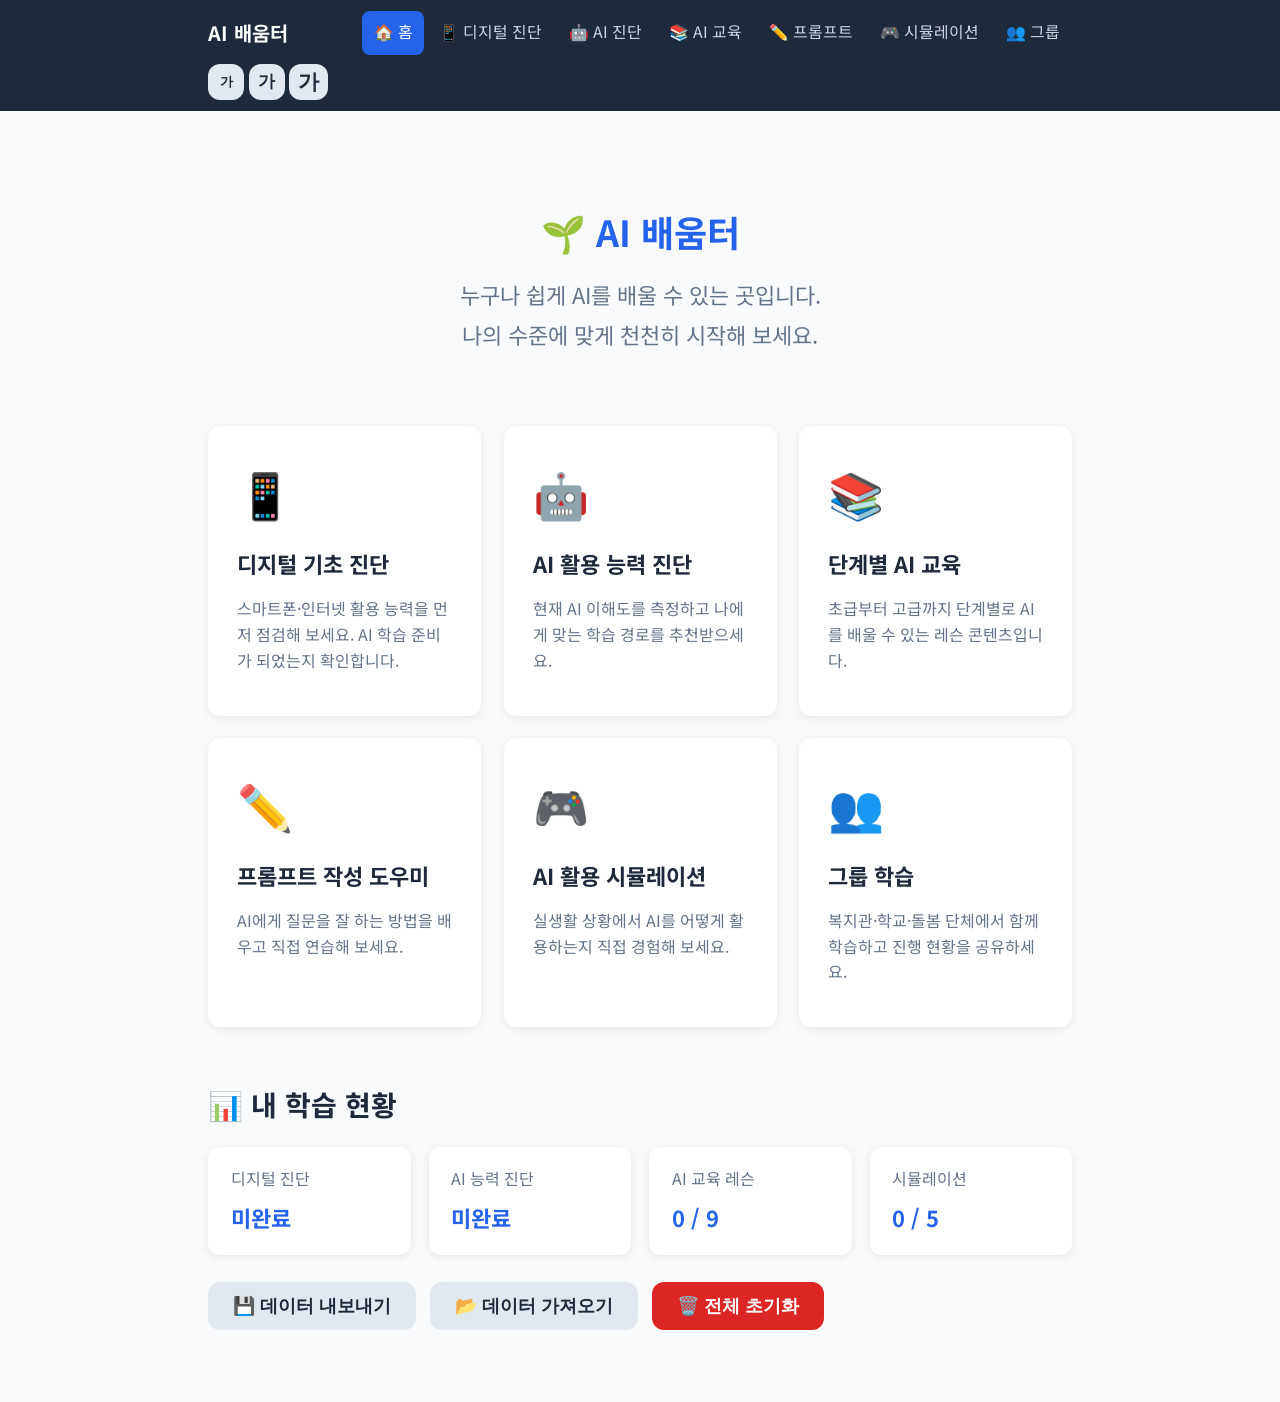
<file: index.html>
﻿<!DOCTYPE html>
<html lang="ko">
<head>
  <meta charset="UTF-8">
  <meta name="viewport" content="width=device-width, initial-scale=1.0">
  <title>AI 배움터 - 취약 계층을 위한 AI 학습 플랫폼</title>
  <link rel="preconnect" href="https://fonts.googleapis.com">
  <link href="https://fonts.googleapis.com/css2?family=Noto+Sans+KR:wght@400;600;700&display=swap" rel="stylesheet">
  <link rel="stylesheet" href="shared/style.css">
  <style>
    .hero { text-align: center; padding: 3rem 1rem 2rem; }
    .hero h1 { font-size: var(--font-size-2xl); font-weight: 700; color: var(--color-primary); margin-bottom: 0.75rem; }
    .hero p  { font-size: var(--font-size-lg); color: var(--color-text-muted); max-width: 600px; margin: 0 auto; line-height: 1.8; }

    .feature-grid { display: grid; grid-template-columns: repeat(auto-fill, minmax(260px, 1fr)); gap: 1.25rem; margin-top: 2rem; }
    .feature-card { background: var(--color-surface); border-radius: var(--radius); box-shadow: var(--shadow); padding: 1.5rem; display: flex; flex-direction: column; gap: 0.75rem; text-decoration: none; color: inherit; border: 2px solid transparent; transition: border-color var(--transition), transform var(--transition); }
    .feature-card:hover { border-color: var(--color-primary); transform: translateY(-2px); }
    .feature-card__icon  { font-size: 2.5rem; }
    .feature-card__title { font-size: var(--font-size-lg); font-weight: 700; }
    .feature-card__desc  { font-size: var(--font-size-sm); color: var(--color-text-muted); line-height: 1.6; }
    .feature-card__status { margin-top: auto; }

    .dashboard-section { margin-top: 3rem; }
    .dashboard-section h2 { font-size: var(--font-size-xl); font-weight: 700; margin-bottom: 1rem; }
    .progress-grid { display: grid; grid-template-columns: repeat(auto-fill, minmax(200px, 1fr)); gap: 1rem; }
    .progress-item { background: var(--color-surface); border-radius: var(--radius); padding: 1rem 1.25rem; box-shadow: var(--shadow); }
    .progress-item__label { font-size: var(--font-size-sm); color: var(--color-text-muted); margin-bottom: 0.4rem; }
    .progress-item__value { font-size: var(--font-size-lg); font-weight: 700; color: var(--color-primary); }

    .data-actions { margin-top: 1.5rem; display: flex; gap: 0.75rem; flex-wrap: wrap; }
  </style>
</head>
<body>
  <div id="nav-container"></div>

  <main>
    <div class="container">

      <section class="hero">
        <h1>🌱 AI 배움터</h1>
        <p>누구나 쉽게 AI를 배울 수 있는 곳입니다.<br>나의 수준에 맞게 천천히 시작해 보세요.</p>
      </section>

      <!-- 기능 카드 -->
      <div class="feature-grid">
        <a href="digital-diagnosis.html" class="feature-card">
          <div class="feature-card__icon">📱</div>
          <div class="feature-card__title">디지털 기초 진단</div>
          <div class="feature-card__desc">스마트폰·인터넷 활용 능력을 먼저 점검해 보세요. AI 학습 준비가 되었는지 확인합니다.</div>
          <div class="feature-card__status" id="status-digital"></div>
        </a>
        <a href="diagnosis.html" class="feature-card">
          <div class="feature-card__icon">🤖</div>
          <div class="feature-card__title">AI 활용 능력 진단</div>
          <div class="feature-card__desc">현재 AI 이해도를 측정하고 나에게 맞는 학습 경로를 추천받으세요.</div>
          <div class="feature-card__status" id="status-diagnosis"></div>
        </a>
        <a href="education.html" class="feature-card">
          <div class="feature-card__icon">📚</div>
          <div class="feature-card__title">단계별 AI 교육</div>
          <div class="feature-card__desc">초급부터 고급까지 단계별로 AI를 배울 수 있는 레슨 콘텐츠입니다.</div>
          <div class="feature-card__status" id="status-education"></div>
        </a>
        <a href="prompt-helper.html" class="feature-card">
          <div class="feature-card__icon">✏️</div>
          <div class="feature-card__title">프롬프트 작성 도우미</div>
          <div class="feature-card__desc">AI에게 질문을 잘 하는 방법을 배우고 직접 연습해 보세요.</div>
          <div class="feature-card__status" id="status-prompt"></div>
        </a>
        <a href="simulation.html" class="feature-card">
          <div class="feature-card__icon">🎮</div>
          <div class="feature-card__title">AI 활용 시뮬레이션</div>
          <div class="feature-card__desc">실생활 상황에서 AI를 어떻게 활용하는지 직접 경험해 보세요.</div>
          <div class="feature-card__status" id="status-simulation"></div>
        </a>
        <a href="group.html" class="feature-card">
          <div class="feature-card__icon">👥</div>
          <div class="feature-card__title">그룹 학습</div>
          <div class="feature-card__desc">복지관·학교·돌봄 단체에서 함께 학습하고 진행 현황을 공유하세요.</div>
          <div class="feature-card__status" id="status-group"></div>
        </a>
      </div>

      <!-- 진행 현황 대시보드 -->
      <section class="dashboard-section" aria-label="내 학습 현황">
        <h2>📊 내 학습 현황</h2>
        <div class="progress-grid">
          <div class="progress-item">
            <div class="progress-item__label">디지털 진단</div>
            <div class="progress-item__value" id="dash-digital">미완료</div>
          </div>
          <div class="progress-item">
            <div class="progress-item__label">AI 능력 진단</div>
            <div class="progress-item__value" id="dash-diagnosis">미완료</div>
          </div>
          <div class="progress-item">
            <div class="progress-item__label">AI 교육 레슨</div>
            <div class="progress-item__value" id="dash-education">0 / 9</div>
          </div>
          <div class="progress-item">
            <div class="progress-item__label">시뮬레이션</div>
            <div class="progress-item__value" id="dash-simulation">0 / 5</div>
          </div>
        </div>

        <div class="data-actions">
          <button class="btn btn-secondary" onclick="exportData()">💾 데이터 내보내기</button>
          <button class="btn btn-secondary" onclick="document.getElementById('import-input').click()">📂 데이터 가져오기</button>
          <input type="file" id="import-input" accept=".json" style="display:none" onchange="importData(event)">
          <button class="btn btn-danger" onclick="confirmReset()">🗑️ 전체 초기화</button>
        </div>
      </section>

    </div>
  </main>

  <script src="shared/utils.js"></script>
  <script src="shared/nav.js"></script>
  <script>
    Utils.restoreFontSize();
    Nav.render();

    function updateDashboard() {
      const digital    = Utils.loadData('ailv:digital:result');
      const diagnosis  = Utils.loadData('ailv:diagnosis:result');
      const education  = Utils.loadData('ailv:education:completed') || [];
      const simulation = Utils.loadData('ailv:simulation:completed') || [];

      document.getElementById('dash-digital').textContent    = digital    ? digital.level    : '미완료';
      document.getElementById('dash-diagnosis').textContent  = diagnosis  ? diagnosis.level  : '미완료';
      document.getElementById('dash-education').textContent  = education.length  + ' / 9';
      document.getElementById('dash-simulation').textContent = simulation.length + ' / 5';
    }

    function exportData() {
      const json = Utils.exportAllData();
      const blob = new Blob([json], { type: 'application/json' });
      const url  = URL.createObjectURL(blob);
      const a    = document.createElement('a');
      a.href = url; a.download = 'ai-learning-data.json'; a.click();
      URL.revokeObjectURL(url);
    }

    function importData(event) {
      const file = event.target.files[0];
      if (!file) return;
      const reader = new FileReader();
      reader.onload = e => {
        const ok = Utils.importAllData(e.target.result);
        alert(ok ? '데이터를 성공적으로 가져왔습니다.' : '파일 형식이 올바르지 않습니다.');
        if (ok) updateDashboard();
      };
      reader.readAsText(file);
    }

    function confirmReset() {
      if (confirm('모든 학습 데이터를 삭제하시겠습니까?\n이 작업은 되돌릴 수 없습니다.')) {
        Utils.clearModuleData('ailv:');
        updateDashboard();
        alert('초기화가 완료되었습니다.');
      }
    }

    updateDashboard();
  </script>
</body>
</html>
</file>
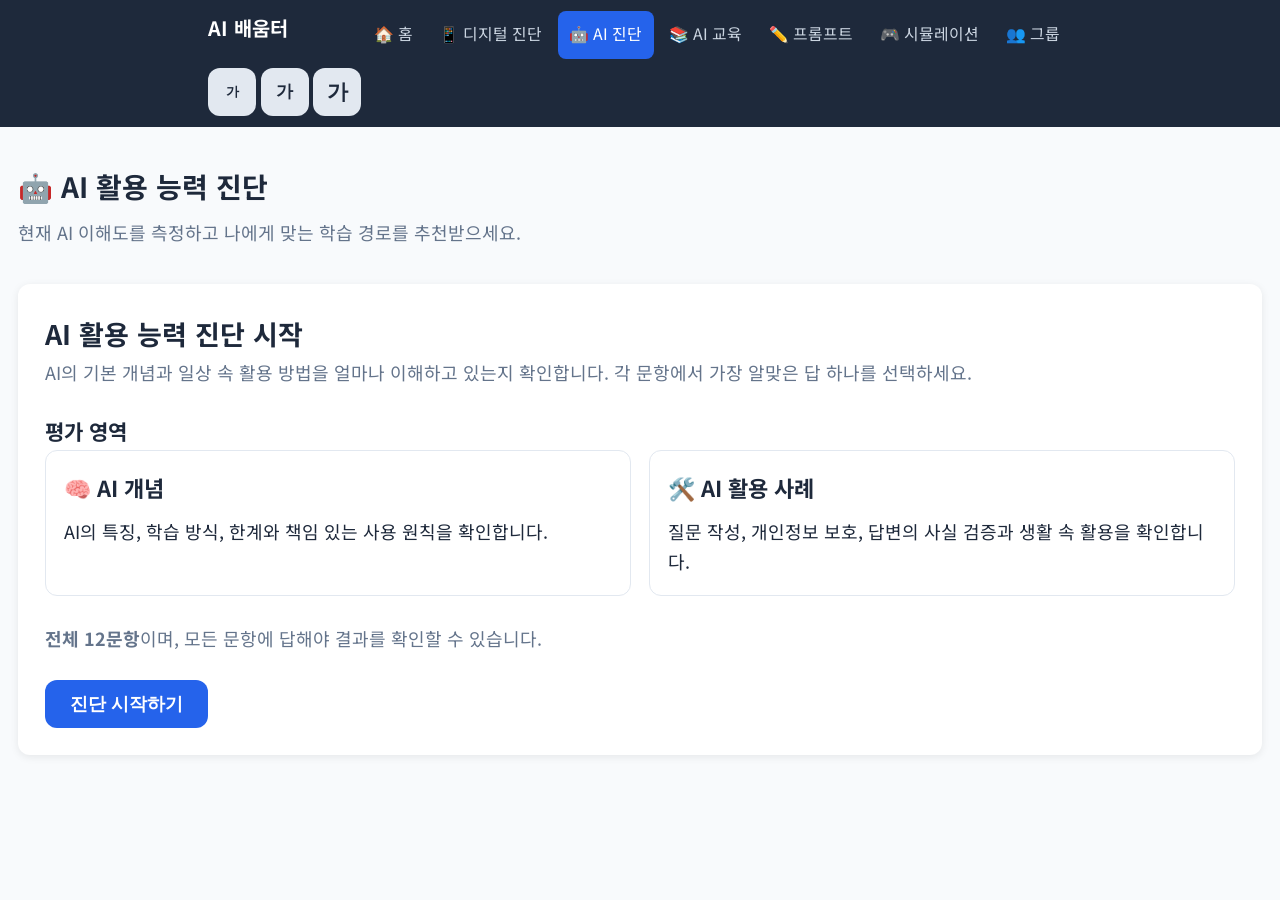
<file: diagnosis.html>
﻿<!DOCTYPE html>
<html lang="ko">
<head>
  <meta charset="UTF-8">
  <meta name="viewport" content="width=device-width, initial-scale=1.0">
  <title>AI 활용 능력 진단 - AI 배움터</title>
  <link rel="preconnect" href="https://fonts.googleapis.com">
  <link href="https://fonts.googleapis.com/css2?family=Noto+Sans+KR:wght@400;600;700&display=swap" rel="stylesheet">
  <link rel="stylesheet" href="shared/style.css">
  <style>
    /* AI 활용 능력 진단의 화면 구조에 필요한 페이지 전용 스타일 */
    body {
      font-size: var(--font-size-base);
      overflow-wrap: anywhere;
    }

    #nav-container,
    #main-content,
    #main-content .container,
    .diagnosis-app,
    .diagnosis-screen,
    .diagnosis-intro,
    .assessment-areas {
      min-width: 0;
      max-width: 100%;
    }

    #nav-container a,
    #nav-container button,
    .diagnosis-app a,
    .diagnosis-app button,
    .option-label {
      min-width: var(--touch-target) !important;
      min-height: var(--touch-target) !important;
    }

    #nav-container a,
    #nav-container button,
    .diagnosis-app a,
    .diagnosis-app button {
      max-width: 100%;
    }

    #nav-container a:focus-visible,
    #nav-container button:focus-visible,
    .diagnosis-app a:focus-visible,
    .diagnosis-app button:focus-visible,
    .option-label:focus-within {
      outline: 3px solid var(--color-primary);
      outline-offset: 3px;
    }

    #screen-title:focus-visible {
      outline: 3px solid var(--color-primary);
      outline-offset: 0.25rem;
    }

    .diagnosis-intro {
      display: grid;
      gap: 1.5rem;
    }

    .assessment-areas {
      display: grid;
      grid-template-columns: repeat(2, minmax(0, 1fr));
      gap: 1rem;
      margin: 0;
      padding: 0;
      list-style: none;
    }

    .assessment-area {
      padding: 1rem;
      border: 1px solid var(--color-border);
      border-radius: var(--radius);
    }

    .assessment-area strong {
      display: block;
      margin-bottom: 0.5rem;
      font-size: var(--font-size-lg);
    }

    .diagnosis-meta,
    .screen-description {
      color: var(--color-text-muted);
      font-size: var(--font-size-md);
    }

    .screen-template[hidden],
    .global-status:empty {
      display: none;
    }

    .global-status {
      margin-top: 1rem;
      padding: 1rem;
      border: 1px solid var(--color-border);
      border-radius: var(--radius);
      color: var(--color-text);
      background: var(--color-surface);
      overflow-wrap: anywhere;
    }

    .global-status[role="alert"] {
      border-color: var(--color-danger);
      color: var(--color-danger);
    }

    .global-status[role="status"] {
      border-color: var(--color-primary);
    }

    .quiz-progress,
    .question-card,
    .option-list,
    .action-row {
      min-width: 0;
      max-width: 100%;
    }

    .quiz-progress {
      display: grid;
      gap: 0.5rem;
      margin-bottom: 1.5rem;
    }

    .progress-text {
      color: var(--color-text-muted);
      font-size: var(--font-size-md);
      font-weight: 600;
    }

    .question-card {
      margin: 0;
      padding: 0;
      border: 0;
    }

    .question-card legend {
      width: 100%;
      margin-bottom: 1rem;
      font-size: var(--font-size-lg);
      font-weight: 700;
      overflow-wrap: anywhere;
    }

    .option-list {
      display: grid;
      gap: 0.75rem;
    }

    .option-label {
      display: flex;
      align-items: center;
      width: 100%;
      min-width: var(--touch-target);
      min-height: var(--touch-target);
      padding: 0.75rem 1rem;
      border: 2px solid var(--color-border);
      border-radius: var(--radius);
      color: var(--color-text);
      font-family: inherit;
      font-size: var(--font-size-md);
      line-height: 1.6;
      cursor: pointer;
      overflow-wrap: anywhere;
    }

    .option-label:focus-within {
      border-color: var(--color-primary);
      outline: 3px solid var(--color-primary);
      outline-offset: 2px;
    }

    .option-label input {
      flex: 0 0 auto;
      width: 1.5rem;
      height: 1.5rem;
      margin-right: 0.75rem;
    }

    .validation-message {
      margin-top: 1rem;
      color: var(--color-danger);
      font-weight: 600;
    }

    .result-summary,
    .learning-path,
    .learning-recommendations,
    .learning-recommendation {
      min-width: 0;
      max-width: 100%;
      overflow-wrap: anywhere;
    }

    .result-summary {
      display: grid;
      gap: 0.75rem;
      margin: 1.5rem 0;
      padding: 1.25rem;
      border: 2px solid var(--color-primary);
      border-radius: var(--radius);
      background: var(--color-surface);
    }

    .result-score,
    .result-level {
      margin: 0;
      font-weight: 700;
    }

    .result-score {
      font-size: var(--font-size-xl);
    }

    .result-level {
      font-size: var(--font-size-lg);
    }

    .learning-path {
      display: grid;
      gap: 1rem;
      margin-top: 1.5rem;
    }

    .learning-recommendations {
      display: grid;
      grid-template-columns: repeat(2, minmax(0, 1fr));
      gap: 1rem;
      margin: 0;
      padding: 0;
      list-style: none;
    }

    .learning-recommendation {
      display: grid;
      align-content: start;
      gap: 0.75rem;
      padding: 1rem;
      border: 1px solid var(--color-border);
      border-radius: var(--radius);
    }

    .learning-recommendation h4,
    .learning-recommendation p {
      margin: 0;
    }

    .action-row {
      display: flex;
      justify-content: flex-end;
      gap: 0.75rem;
      margin-top: 1.5rem;
      flex-wrap: wrap;
    }

    .diagnosis-app button,
    .diagnosis-app a {
      min-width: var(--touch-target);
      min-height: var(--touch-target);
      max-width: 100%;
      white-space: normal;
      text-align: center;
      overflow-wrap: anywhere;
    }

    @media (max-width: 600px) {
      #main-content {
        padding-top: 1.25rem;
      }

      #nav-container .nav-inner,
      #nav-container .nav-links,
      #nav-container .nav-link {
        min-width: 0;
        max-width: 100%;
      }

      #nav-container .nav-links,
      #nav-container .nav-link {
        width: 100%;
      }

      #nav-container .nav-logo {
        white-space: normal;
      }

      .diagnosis-screen.card,
      .result-summary,
      .learning-recommendation,
      .global-status {
        padding: 1rem;
      }

      .assessment-areas,
      .learning-recommendations {
        grid-template-columns: minmax(0, 1fr);
      }

      .action-row {
        flex-direction: column;
      }

      .action-row .btn,
      .learning-recommendation .btn {
        width: 100%;
      }
    }

    @media (max-width: 380px) {
      #main-content .container {
        padding-inline: 0.75rem;
      }

      .diagnosis-screen.card,
      .result-summary,
      .learning-recommendation,
      .global-status,
      .option-label {
        padding-inline: 0.75rem;
      }

      .page-header h1,
      .result-score {
        font-size: var(--font-size-xl);
        overflow-wrap: anywhere;
      }
    }
  </style>
</head>
<body>
  <div id="nav-container"></div>

  <main id="main-content">
    <div class="container">
      <header class="page-header">
        <h1>🤖 AI 활용 능력 진단</h1>
        <p>현재 AI 이해도를 측정하고 나에게 맞는 학습 경로를 추천받으세요.</p>
      </header>

      <section id="diagnosis-app" class="diagnosis-app" aria-labelledby="screen-title">
        <div id="screen-root">
          <section class="diagnosis-screen card" data-screen="START">
            <div class="diagnosis-intro">
              <div>
                <h2 id="screen-title" tabindex="-1">AI 활용 능력 진단 시작</h2>
                <p class="screen-description">
                  AI의 기본 개념과 일상 속 활용 방법을 얼마나 이해하고 있는지 확인합니다.
                  각 문항에서 가장 알맞은 답 하나를 선택하세요.
                </p>
              </div>

              <div aria-labelledby="assessment-areas-title">
                <h3 id="assessment-areas-title">평가 영역</h3>
                <ul class="assessment-areas">
                  <li class="assessment-area">
                    <strong>🧠 AI 개념</strong>
                    AI의 특징, 학습 방식, 한계와 책임 있는 사용 원칙을 확인합니다.
                  </li>
                  <li class="assessment-area">
                    <strong>🛠️ AI 활용 사례</strong>
                    질문 작성, 개인정보 보호, 답변의 사실 검증과 생활 속 활용을 확인합니다.
                  </li>
                </ul>
              </div>

              <p class="diagnosis-meta"><strong>전체 12문항</strong>이며, 모든 문항에 답해야 결과를 확인할 수 있습니다.</p>
              <div>
                <button id="start-button" class="btn btn-primary" type="button" data-action="start">
                  진단 시작하기
                </button>
              </div>
            </div>
          </section>

          <section class="diagnosis-screen screen-template card" data-screen="QUIZ" hidden aria-labelledby="quiz-screen-title">
            <h2 id="quiz-screen-title" tabindex="-1">AI 활용 능력 문항</h2>
            <p>현재 문항과 선택지는 진단을 시작하면 이 영역에 표시됩니다.</p>
          </section>

          <section class="diagnosis-screen screen-template card" data-screen="RESULT" hidden aria-labelledby="result-screen-title">
            <h2 id="result-screen-title" tabindex="-1">AI 활용 능력 진단 결과</h2>
            <p>모든 문항에 답하면 점수, 수준과 추천 학습 경로가 이 영역에 표시됩니다.</p>
          </section>
        </div>
        <div id="global-status" class="global-status" role="status" aria-live="polite" aria-atomic="true"></div>
      </section>
    </div>
  </main>

  <script src="shared/utils.js"></script>
  <script src="shared/nav.js"></script>
  <script>
    Utils.restoreFontSize();
    Nav.render();

    const AI_CONFIG = Object.freeze({
      kind: 'ai',
      questionCount: 12,
      resultKey: 'ailv:diagnosis:result',
      historyKey: 'ailv:diagnosis:history',
      allowedLevels: Object.freeze(['초급', '중급', '고급']),
      categories: Object.freeze(['ai-concept', 'ai-use-case']),
      categoryMinimums: Object.freeze({
        'ai-concept': 5,
        'ai-use-case': 5
      }),
      requiredTags: Object.freeze(['privacy', 'fact-check'])
    });

    const AI_QUESTIONS = Object.freeze([
      Object.freeze({
        id: 'ai-q1',
        category: 'ai-concept',
        prompt: '생성형 AI에 대한 설명으로 가장 알맞은 것은 무엇인가요?',
        options: Object.freeze([
          Object.freeze({ id: 'q1-generate', label: '학습한 자료의 패턴을 바탕으로 새로운 글이나 이미지를 만든다' }),
          Object.freeze({ id: 'q1-store', label: '사용자의 모든 파일을 자동으로 영구 보관한다' }),
          Object.freeze({ id: 'q1-network', label: '인터넷 연결 속도를 높이는 장치이다' })
        ]),
        correctOptionId: 'q1-generate'
      }),
      Object.freeze({
        id: 'ai-q2',
        category: 'ai-concept',
        prompt: 'AI가 답변을 만드는 방식에 대한 설명으로 알맞은 것은 무엇인가요?',
        options: Object.freeze([
          Object.freeze({ id: 'q2-pattern', label: '많은 데이터에서 배운 패턴을 이용해 답변을 예측한다' }),
          Object.freeze({ id: 'q2-human', label: '사람처럼 모든 내용을 완전히 이해하고 판단한다' }),
          Object.freeze({ id: 'q2-random', label: '학습 없이 항상 무작위로 답한다' })
        ]),
        correctOptionId: 'q2-pattern'
      }),
      Object.freeze({
        id: 'ai-q3',
        category: 'ai-concept',
        prompt: 'AI 답변의 한계로 가장 알맞은 것은 무엇인가요?',
        options: Object.freeze([
          Object.freeze({ id: 'q3-error', label: '그럴듯하지만 사실과 다른 내용을 만들 수 있다' }),
          Object.freeze({ id: 'q3-perfect', label: '어떤 질문에도 항상 정확하게 답한다' }),
          Object.freeze({ id: 'q3-current', label: '항상 가장 최근 정보를 자동으로 알고 있다' })
        ]),
        correctOptionId: 'q3-error'
      }),
      Object.freeze({
        id: 'ai-q4',
        category: 'ai-concept',
        prompt: 'AI 학습 데이터와 답변의 관계를 바르게 설명한 것은 무엇인가요?',
        options: Object.freeze([
          Object.freeze({ id: 'q4-influence', label: '학습 데이터의 내용과 편향이 AI 답변에 영향을 줄 수 있다' }),
          Object.freeze({ id: 'q4-none', label: '학습 데이터는 AI 답변과 전혀 관계가 없다' }),
          Object.freeze({ id: 'q4-own', label: 'AI는 태어날 때부터 모든 지식을 가지고 있다' })
        ]),
        correctOptionId: 'q4-influence'
      }),
      Object.freeze({
        id: 'ai-q5',
        category: 'ai-concept',
        prompt: 'AI를 책임 있게 사용하는 태도로 가장 알맞은 것은 무엇인가요?',
        options: Object.freeze([
          Object.freeze({ id: 'q5-review', label: '중요한 결정은 AI 답변을 검토한 뒤 사람이 내린다' }),
          Object.freeze({ id: 'q5-obey', label: 'AI가 제시한 판단을 확인 없이 그대로 따른다' }),
          Object.freeze({ id: 'q5-blame', label: 'AI를 사용하면 결과에 책임질 사람이 없다' })
        ]),
        correctOptionId: 'q5-review'
      }),
      Object.freeze({
        id: 'ai-q6',
        category: 'ai-concept',
        prompt: '같은 AI에 같은 질문을 다시 했을 때 나타날 수 있는 현상은 무엇인가요?',
        options: Object.freeze([
          Object.freeze({ id: 'q6-vary', label: '표현이나 내용이 조금 다른 답변이 나올 수 있다' }),
          Object.freeze({ id: 'q6-identical', label: '항상 글자 하나까지 완전히 같은 답만 나온다' }),
          Object.freeze({ id: 'q6-delete', label: '이전 질문이 자동으로 기기에서 삭제된다' })
        ]),
        correctOptionId: 'q6-vary'
      }),
      Object.freeze({
        id: 'ai-q7',
        category: 'ai-use-case',
        prompt: 'AI에게 행사 안내문 초안을 부탁할 때 가장 좋은 질문은 무엇인가요?',
        options: Object.freeze([
          Object.freeze({ id: 'q7-specific', label: '대상, 날짜, 장소와 원하는 말투를 함께 알려 준다' }),
          Object.freeze({ id: 'q7-vague', label: '좋게 써 줘라고만 말한다' }),
          Object.freeze({ id: 'q7-empty', label: '아무 내용 없이 빈 질문을 보낸다' })
        ]),
        correctOptionId: 'q7-specific'
      }),
      Object.freeze({
        id: 'ai-q8',
        category: 'ai-use-case',
        prompt: 'AI로 긴 글을 요약할 때 결과를 더 유용하게 만드는 방법은 무엇인가요?',
        options: Object.freeze([
          Object.freeze({ id: 'q8-format', label: '요약 길이와 핵심 항목의 형식을 구체적으로 요청한다' }),
          Object.freeze({ id: 'q8-no-read', label: '원문을 제공하지 않고 내용을 알아맞히게 한다' }),
          Object.freeze({ id: 'q8-trust', label: '결과를 읽지 않고 바로 다른 사람에게 보낸다' })
        ]),
        correctOptionId: 'q8-format'
      }),
      Object.freeze({
        id: 'ai-q9',
        category: 'ai-use-case',
        prompt: 'AI 서비스에 질문할 때 개인정보를 보호하는 방법은 무엇인가요?',
        options: Object.freeze([
          Object.freeze({ id: 'q9-remove', label: '주민등록번호와 연락처 같은 민감한 정보는 빼고 질문한다' }),
          Object.freeze({ id: 'q9-all', label: '정확한 답을 위해 다른 사람의 개인정보까지 모두 입력한다' }),
          Object.freeze({ id: 'q9-password', label: '계정 비밀번호를 질문에 포함한다' })
        ]),
        correctOptionId: 'q9-remove',
        tags: Object.freeze(['privacy'])
      }),
      Object.freeze({
        id: 'ai-q10',
        category: 'ai-use-case',
        prompt: 'AI가 알려 준 건강 정보를 확인하는 가장 알맞은 방법은 무엇인가요?',
        options: Object.freeze([
          Object.freeze({ id: 'q10-verify', label: '공신력 있는 기관 자료와 전문가 의견을 추가로 확인한다' }),
          Object.freeze({ id: 'q10-believe', label: '자신 있게 쓴 답변이면 그대로 믿는다' }),
          Object.freeze({ id: 'q10-share', label: '출처 확인 없이 가족과 지인에게 전달한다' })
        ]),
        correctOptionId: 'q10-verify',
        tags: Object.freeze(['fact-check'])
      }),
      Object.freeze({
        id: 'ai-q11',
        category: 'ai-use-case',
        prompt: 'AI를 이용해 여행 계획을 만들었을 때 다음 행동으로 알맞은 것은 무엇인가요?',
        options: Object.freeze([
          Object.freeze({ id: 'q11-check', label: '운영 시간, 비용과 교통 정보를 공식 사이트에서 확인한다' }),
          Object.freeze({ id: 'q11-book', label: '정보 확인 없이 모든 일정을 바로 예약한다' }),
          Object.freeze({ id: 'q11-ignore', label: '현재 날짜와 지역을 확인하지 않는다' })
        ]),
        correctOptionId: 'q11-check'
      }),
      Object.freeze({
        id: 'ai-q12',
        category: 'ai-use-case',
        prompt: 'AI가 만든 글을 내 용도에 맞게 사용하는 방법으로 가장 알맞은 것은 무엇인가요?',
        options: Object.freeze([
          Object.freeze({ id: 'q12-edit', label: '내용을 검토하고 목적과 상황에 맞게 직접 수정한다' }),
          Object.freeze({ id: 'q12-copy', label: '틀린 내용이 있어도 그대로 복사해 사용한다' }),
          Object.freeze({ id: 'q12-hide', label: '작성 목적을 AI에 알려 주지 않는다' })
        ]),
        correctOptionId: 'q12-edit'
      })
    ]);

    function validateQuestionSet(questions, config) {
      if (!Array.isArray(questions) || questions.length === 0) {
        return { valid: false, reason: 'EMPTY_QUESTION_SET' };
      }
      if (!config || questions.length !== config.questionCount) {
        return { valid: false, reason: 'QUESTION_SET_MISMATCH' };
      }

      const questionIds = new Set();
      const categoryCounts = Object.fromEntries(config.categories.map(category => [category, 0]));
      const tagCounts = Object.fromEntries(config.requiredTags.map(tag => [tag, 0]));

      for (const question of questions) {
        if (!question || typeof question.id !== 'string' || question.id.trim() === '' || questionIds.has(question.id)) {
          return { valid: false, reason: 'DUPLICATE_OR_INVALID_QUESTION_ID' };
        }
        questionIds.add(question.id);

        if (!config.categories.includes(question.category)) {
          return { valid: false, reason: 'INVALID_CATEGORY' };
        }
        categoryCounts[question.category] += 1;

        if (Array.isArray(question.tags)) {
          question.tags.forEach(tag => {
            if (Object.prototype.hasOwnProperty.call(tagCounts, tag)) tagCounts[tag] += 1;
          });
        }

        if (typeof question.prompt !== 'string' || question.prompt.trim() === '' ||
            !Array.isArray(question.options) || question.options.length < 2) {
          return { valid: false, reason: 'INVALID_QUESTION_CONTENT' };
        }

        const optionIds = new Set();
        for (const option of question.options) {
          if (!option || typeof option.id !== 'string' || option.id.trim() === '' || optionIds.has(option.id) ||
              typeof option.label !== 'string' || option.label.trim() === '') {
            return { valid: false, reason: 'INVALID_OR_DUPLICATE_OPTION' };
          }
          optionIds.add(option.id);
        }

        const answerCount = question.options.filter(option => option.id === question.correctOptionId).length;
        if (answerCount !== 1) {
          return { valid: false, reason: 'INVALID_CORRECT_ANSWER' };
        }
      }

      const categoriesMeetMinimums = config.categories.every(
        category => categoryCounts[category] >= config.categoryMinimums[category]
      );
      if (!categoriesMeetMinimums) {
        return { valid: false, reason: 'CATEGORY_MINIMUM_NOT_MET' };
      }

      const requiredTagsPresent = config.requiredTags.every(tag => tagCounts[tag] >= 1);
      if (!requiredTagsPresent) {
        return { valid: false, reason: 'REQUIRED_TAG_MISSING' };
      }

      return { valid: true };
    }

    const SCREEN = Object.freeze({
      START: 'START',
      QUIZ: 'QUIZ',
      RESULT: 'RESULT'
    });

    const VALIDATION_MESSAGE = '답을 하나 선택한 뒤 다음으로 이동해 주세요.';
    const state = {
      screen: SCREEN.START,
      currentIndex: 0,
      responses: {},
      validation: {},
      persistedResult: null,
      previousResult: null,
      currentResult: null,
      history: [],
      storageAvailable: true,
      storageStatus: 'idle',
      isCompleting: false,
      completionResult: null
    };

    const diagnosisApp = document.getElementById('diagnosis-app');
    const screenRoot = document.getElementById('screen-root');
    const globalStatus = document.getElementById('global-status');

    function getQuestionById(questionId) {
      return AI_QUESTIONS.find(question => question.id === questionId) || null;
    }

    function isValidOption(question, optionId) {
      return Boolean(question && question.options.some(option => option.id === optionId));
    }

    function findFirstUnanswered(questions, responses) {
      return questions.findIndex(question => !isValidOption(question, responses[question.id]));
    }

    function calculateRawScore(questions, responses) {
      if (!Array.isArray(questions) || !responses || typeof responses !== 'object') return NaN;
      return questions.reduce((rawScore, question) => (
        responses[question.id] === question.correctOptionId ? rawScore + 1 : rawScore
      ), 0);
    }

    function calculateScore(rawScore, questionCount) {
      if (questionCount === 0) {
        return { ok: false, code: 'ZERO_QUESTION_COUNT' };
      }
      if (!Number.isFinite(rawScore) || !Number.isFinite(questionCount)) {
        return { ok: false, code: 'NON_FINITE_SCORE_INPUT' };
      }

      const score = Math.round((rawScore / questionCount) * 100);
      if (!Number.isFinite(score)) {
        return { ok: false, code: 'NON_FINITE_SCORE_INPUT' };
      }
      if (score < 0 || score > 100) {
        return { ok: false, code: 'SCORE_OUT_OF_RANGE' };
      }
      return { ok: true, score };
    }

    function classifyAiLevel(score) {
      if (!Number.isInteger(score) || score < 0 || score > 100) return null;
      if (score < 50) return '초급';
      if (score < 80) return '중급';
      return '고급';
    }

    function getAiLearningPath(level) {
      const paths = {
        '초급': [
          {
            title: 'AI 기본 개념',
            description: 'AI가 답변을 만드는 방식과 한계, 책임 있는 사용 원칙부터 익혀 보세요.',
            href: 'education.html'
          },
          {
            title: '기본 질문 작성법',
            description: '원하는 답을 얻기 위해 목적과 조건을 분명하게 적는 방법을 연습하세요.',
            href: 'prompt-helper.html'
          }
        ],
        '중급': [
          {
            title: '프롬프트 개선',
            description: '대상, 형식과 제약 조건을 더해 질문을 구체적으로 다듬어 보세요.',
            href: 'prompt-helper.html'
          },
          {
            title: '상황별 AI 활용',
            description: '생활과 업무의 여러 상황에서 AI 답변을 검토하며 활용해 보세요.',
            href: 'simulation.html'
          }
        ],
        '고급': [
          {
            title: '고급 프롬프트 작성',
            description: '복잡한 목표를 단계와 출력 형식으로 나누어 정교하게 요청해 보세요.',
            href: 'prompt-helper.html'
          },
          {
            title: '실제 과제 적용',
            description: '실제 과제를 해결하며 AI 결과의 정확성과 적합성을 직접 평가해 보세요.',
            href: 'simulation.html'
          }
        ]
      };
      return paths[level] ? paths[level].map(recommendation => ({ ...recommendation })) : [];
    }

    function isIsoDateTime(value) {
      if (typeof value !== 'string') return false;
      try {
        return new Date(value).toISOString() === value;
      } catch (error) {
        return false;
      }
    }

    function isValidCurrentResult(value, allowedLevels = AI_CONFIG.allowedLevels) {
      if (!value || typeof value !== 'object' || Array.isArray(value)) return false;
      const keys = Object.keys(value);
      const hasExactFields = keys.length === 3 &&
        ['level', 'score', 'date'].every(key => Object.prototype.hasOwnProperty.call(value, key));
      return Boolean(
        hasExactFields &&
        allowedLevels.includes(value.level) &&
        Number.isInteger(value.score) &&
        value.score >= 0 &&
        value.score <= 100 &&
        isIsoDateTime(value.date)
      );
    }

    function normalizeCurrentResult(value, allowedLevels = AI_CONFIG.allowedLevels) {
      if (!isValidCurrentResult(value, allowedLevels)) return null;
      return { level: value.level, score: value.score, date: value.date };
    }

    function createCurrentResult(level, score, isoDate) {
      return normalizeCurrentResult({ level, score, date: isoDate });
    }

    function areResultsEqual(left, right) {
      const normalizedLeft = normalizeCurrentResult(left);
      const normalizedRight = normalizeCurrentResult(right);
      return Boolean(
        normalizedLeft &&
        normalizedRight &&
        normalizedLeft.level === normalizedRight.level &&
        normalizedLeft.score === normalizedRight.score &&
        normalizedLeft.date === normalizedRight.date
      );
    }

    function sanitizeHistory(value, allowedLevels = AI_CONFIG.allowedLevels) {
      if (!Array.isArray(value)) return [];
      return value.reduce((history, item) => {
        const normalized = normalizeCurrentResult(item, allowedLevels);
        if (normalized) history.push(normalized);
        return history;
      }, []);
    }

    function appendHistoryOnce(history, result) {
      const cleanHistory = sanitizeHistory(history);
      const normalizedResult = normalizeCurrentResult(result);
      if (!normalizedResult) return cleanHistory;
      const lastResult = cleanHistory[cleanHistory.length - 1];
      return lastResult && areResultsEqual(lastResult, normalizedResult)
        ? cleanHistory
        : [...cleanHistory, normalizedResult];
    }

    function areHistoriesEqual(left, right) {
      return Array.isArray(left) &&
        Array.isArray(right) &&
        left.length === right.length &&
        left.every((result, index) => areResultsEqual(result, right[index]));
    }

    function compareResults(current, previous) {
      const normalizedCurrent = normalizeCurrentResult(current);
      const normalizedPrevious = normalizeCurrentResult(previous);
      if (!normalizedCurrent || !normalizedPrevious) return null;

      const pointDelta = normalizedCurrent.score - normalizedPrevious.score;
      const levelOrder = ['초급', '중급', '고급'];
      const levelDelta = levelOrder.indexOf(normalizedCurrent.level) - levelOrder.indexOf(normalizedPrevious.level);
      return {
        pointDelta,
        direction: pointDelta > 0 ? '증가' : pointDelta < 0 ? '감소' : '동일',
        levelChange: {
          from: normalizedPrevious.level,
          to: normalizedCurrent.level,
          direction: levelDelta > 0 ? '상승' : levelDelta < 0 ? '하락' : '동일'
        }
      };
    }

    function checkStorageAvailability() {
      const probeKey = 'ailv:diagnosis:probe';
      try {
        localStorage.setItem(probeKey, probeKey);
        return localStorage.getItem(probeKey) === probeKey;
      } catch (error) {
        console.warn('[AI Diagnosis] AI diagnosis storage namespace is unavailable.');
        return false;
      } finally {
        try {
          localStorage.removeItem(probeKey);
        } catch (error) {
          // 저장소 접근이 차단된 경우 정리할 probe가 없다.
        }
      }
    }

    function saveAndVerifyResult(result) {
      if (!state.storageAvailable) return { ok: false, code: 'unavailable' };
      try {
        Utils.saveData(AI_CONFIG.resultKey, result);
        const reloaded = Utils.loadData(AI_CONFIG.resultKey, null);
        return areResultsEqual(reloaded, result)
          ? { ok: true, code: 'saved' }
          : { ok: false, code: 'write-or-verify-failed' };
      } catch (error) {
        console.error('[AI Diagnosis] Current result save or verification failed.');
        return { ok: false, code: 'write-or-verify-failed' };
      }
    }

    function saveAndVerifyHistory(history) {
      if (!state.storageAvailable) return { ok: false, code: 'unavailable' };
      try {
        Utils.saveData(AI_CONFIG.historyKey, history);
        const reloaded = Utils.loadData(AI_CONFIG.historyKey, null);
        return areHistoriesEqual(reloaded, history)
          ? { ok: true, code: 'saved' }
          : { ok: false, code: 'write-or-verify-failed' };
      } catch (error) {
        console.error('[AI Diagnosis] Result history save or verification failed.');
        return { ok: false, code: 'write-or-verify-failed' };
      }
    }

    function persistCompletion(result) {
      if (!state.storageAvailable) return { ok: false, code: 'unavailable', resultSaved: false, historySaved: false };

      const resultOutcome = saveAndVerifyResult(result);
      const latestStoredHistory = sanitizeHistory(Utils.loadData(AI_CONFIG.historyKey, []));
      const nextHistory = appendHistoryOnce(latestStoredHistory, result);
      const historyOutcome = saveAndVerifyHistory(nextHistory);
      if (historyOutcome.ok) state.history = nextHistory;

      if (resultOutcome.ok && historyOutcome.ok) {
        return { ok: true, code: 'saved', resultSaved: true, historySaved: true };
      }
      if (resultOutcome.ok) {
        return { ok: false, code: 'write-or-verify-failed', resultSaved: true, historySaved: false };
      }
      if (historyOutcome.ok) {
        return { ok: false, code: 'write-or-verify-failed', resultSaved: false, historySaved: true };
      }
      return { ok: false, code: 'write-or-verify-failed', resultSaved: false, historySaved: false };
    }

    function showStorageStatus(outcome) {
      if (outcome.ok) {
        globalStatus.setAttribute('role', 'status');
        globalStatus.textContent = '진단 결과와 이력이 이 브라우저에 저장되었습니다.';
      } else if (outcome.code === 'unavailable') {
        globalStatus.setAttribute('role', 'status');
        globalStatus.textContent = '이 브라우저에서는 결과가 저장되지 않습니다. 현재 결과는 이 화면에서 확인할 수 있습니다.';
      } else {
        globalStatus.setAttribute('role', 'alert');
        globalStatus.textContent = '결과 또는 진단 이력을 모두 저장하지 못했습니다. 현재 결과와 추천 학습 경로는 이 화면에서 확인할 수 있습니다.';
      }
    }

    function showGlobalError(message) {
      globalStatus.setAttribute('role', 'alert');
      globalStatus.textContent = message;
    }

    function clearGlobalStatus() {
      globalStatus.setAttribute('role', 'status');
      globalStatus.textContent = '';
    }

    function renderStartScreen() {
      screenRoot.innerHTML = `
        <section class="diagnosis-screen card" data-screen="START">
          <div class="diagnosis-intro">
            <div>
              <h2 id="screen-title" tabindex="-1">AI 활용 능력 진단 시작</h2>
              <p class="screen-description">
                AI의 기본 개념과 일상 속 활용 방법을 얼마나 이해하고 있는지 확인합니다.
                각 문항에서 가장 알맞은 답 하나를 선택하세요.
              </p>
            </div>
            <div aria-labelledby="assessment-areas-title">
              <h3 id="assessment-areas-title">평가 영역</h3>
              <ul class="assessment-areas">
                <li class="assessment-area"><strong>🧠 AI 개념</strong>AI의 특징, 학습 방식, 한계와 책임 있는 사용 원칙을 확인합니다.</li>
                <li class="assessment-area"><strong>🛠️ AI 활용 사례</strong>질문 작성, 개인정보 보호, 답변의 사실 검증과 생활 속 활용을 확인합니다.</li>
              </ul>
            </div>
            <p class="diagnosis-meta"><strong>전체 ${AI_CONFIG.questionCount}문항</strong>이며, 모든 문항에 답해야 결과를 확인할 수 있습니다.</p>
            ${state.persistedResult ? `
              <div class="result-summary" aria-label="저장된 최근 AI 진단 결과">
                <h3>최근 진단 결과</h3>
                <p class="result-score">점수: ${state.persistedResult.score}점</p>
                <p class="result-level">AI 활용 수준: ${state.persistedResult.level}</p>
                <p>완료 시각: <time datetime="${state.persistedResult.date}">${new Date(state.persistedResult.date).toLocaleString('ko-KR')}</time></p>
              </div>
              <div><button id="start-button" class="btn btn-primary" type="button" data-action="retake">최근 결과와 비교하며 다시 진단하기</button></div>
            ` : `
              <div><button id="start-button" class="btn btn-primary" type="button" data-action="start">진단 시작하기</button></div>
            `}
          </div>
        </section>`;
    }

    function renderQuizScreen() {
      const question = AI_QUESTIONS[state.currentIndex];
      const currentNumber = state.currentIndex + 1;
      const validationMessage = state.validation[question.id] || '';
      const validationId = `validation-${question.id}`;
      const describedBy = validationMessage ? ` aria-describedby="${validationId}"` : '';
      const options = question.options.map(option => {
        const inputId = `${question.id}-${option.id}`;
        const checked = state.responses[question.id] === option.id ? ' checked' : '';
        return `
          <label class="option-label" for="${inputId}">
            <input id="${inputId}" type="radio" name="answer-${question.id}"
              value="${option.id}" data-question-id="${question.id}"${checked}>
            <span>${option.label}</span>
          </label>`;
      }).join('');
      const isLastQuestion = state.currentIndex === AI_QUESTIONS.length - 1;

      screenRoot.innerHTML = `
        <section class="diagnosis-screen card" data-screen="QUIZ">
          <h2 id="screen-title" tabindex="-1">AI 활용 능력 문항</h2>
          <div class="quiz-progress">
            <p class="progress-text" role="status" aria-live="polite" aria-atomic="true">
              ${currentNumber} / ${AI_CONFIG.questionCount} 문항
            </p>
            <div class="progress-bar" role="progressbar" aria-label="AI 활용 능력 진단 진행률"
              aria-valuemin="1" aria-valuemax="${AI_CONFIG.questionCount}" aria-valuenow="${currentNumber}"
              aria-valuetext="전체 ${AI_CONFIG.questionCount}문항 중 ${currentNumber}번 문항">
              <div class="progress-bar__fill" style="width: ${(currentNumber / AI_CONFIG.questionCount) * 100}%"></div>
            </div>
          </div>
          <fieldset class="question-card"${describedBy}>
            <legend>${currentNumber}. ${question.prompt}</legend>
            <div class="option-list">${options}</div>
            ${validationMessage ? `<p id="${validationId}" class="validation-message" role="alert">${validationMessage}</p>` : ''}
          </fieldset>
          <div class="action-row">
            <button class="btn btn-primary" type="button" data-action="${isLastQuestion ? 'submit' : 'next'}">
              ${isLastQuestion ? '결과 보기' : '다음 문항'}
            </button>
          </div>
        </section>`;
    }

    function renderLearningPath(level) {
      const recommendations = getAiLearningPath(level);
      const recommendationMarkup = recommendations.map(recommendation => `
        <li class="learning-recommendation">
          <h4>${recommendation.title}</h4>
          <p>${recommendation.description}</p>
          <a class="btn btn-primary" href="${recommendation.href}">${recommendation.title} 학습하기</a>
        </li>`).join('');

      return `
        <div class="learning-path" aria-labelledby="learning-path-title">
          <h3 id="learning-path-title">${level} 추천 학습 경로</h3>
          <p>현재 수준에 맞는 학습부터 차례로 진행해 보세요.</p>
          <ul class="learning-recommendations">${recommendationMarkup}</ul>
        </div>`;
    }

    function renderResultScreen() {
      const result = state.currentResult;
      if (!result) {
        showGlobalError('결과를 표시할 수 없습니다. 페이지를 새로고침한 뒤 진단을 다시 시작해 주세요.');
        return;
      }

      const comparison = compareResults(result, state.previousResult);
      const completionGuidance = comparison
        ? `
          <p><strong>재진단을 완료했습니다.</strong></p>
          <p><strong>이전 점수와 비교:</strong> ${comparison.pointDelta === 0
            ? '0점 차이, 점수가 동일합니다.'
            : `${Math.abs(comparison.pointDelta)}점 ${comparison.direction}했습니다.`}</p>
          <p><strong>이전 수준과 비교:</strong> ${comparison.levelChange.from}에서 ${comparison.levelChange.to}(으)로 ${comparison.levelChange.direction}했습니다.</p>`
        : '<p><strong>첫 진단을 완료했습니다.</strong> 추천 학습 경로에서 다음 학습을 선택해 주세요.</p>';

      screenRoot.innerHTML = `
        <section class="diagnosis-screen card" data-screen="RESULT">
          <h2 id="screen-title" tabindex="-1">AI 활용 능력 진단 결과</h2>
          <div class="result-summary" aria-label="AI 활용 능력 진단 결과 요약">
            <p class="result-score">점수: ${result.score}점</p>
            <p class="result-level">AI 활용 수준: ${result.level}</p>
            <p>완료 시각: <time datetime="${result.date}">${new Date(result.date).toLocaleString('ko-KR')}</time></p>
          </div>
          ${completionGuidance}
          ${renderLearningPath(result.level)}
          <div class="action-row">
            <button class="btn btn-secondary" type="button" data-action="retake">다시 진단하기</button>
            <a class="btn btn-secondary" href="index.html">대시보드로 이동</a>
          </div>
        </section>`;
    }

    function render() {
      if (state.screen === SCREEN.QUIZ) {
        renderQuizScreen();
      } else if (state.screen === SCREEN.RESULT) {
        renderResultScreen();
      } else {
        renderStartScreen();
      }
    }

    function focusScreenHeading() {
      const heading = document.getElementById('screen-title');
      if (heading) heading.focus();
    }

    function focusFirstOption(questionId) {
      const firstOption = screenRoot.querySelector(`input[data-question-id="${questionId}"]`);
      if (firstOption) firstOption.focus();
    }

    function startDiagnosis({ isRetake = false } = {}) {
      if (!validateQuestionSet(AI_QUESTIONS, AI_CONFIG).valid) return;

      const baseline = state.currentResult || state.persistedResult;
      state.previousResult = isRetake && isValidCurrentResult(baseline)
        ? { level: baseline.level, score: baseline.score, date: baseline.date }
        : null;
      state.screen = SCREEN.QUIZ;
      state.currentIndex = 0;
      state.responses = {};
      state.validation = {};
      state.currentResult = null;
      state.storageStatus = 'idle';
      state.isCompleting = false;
      state.completionResult = null;
      clearGlobalStatus();
      render();
      focusScreenHeading();
    }

    function selectAnswer(questionId, optionId) {
      if (state.screen !== SCREEN.QUIZ) return;

      const currentQuestion = AI_QUESTIONS[state.currentIndex];
      if (currentQuestion.id !== questionId || !isValidOption(currentQuestion, optionId)) {
        console.warn('[AI Diagnosis] Ignored an unknown question or option selection.');
        return;
      }

      state.responses[questionId] = optionId;
      if (Object.prototype.hasOwnProperty.call(state.validation, questionId)) {
        delete state.validation[questionId];
        const message = document.getElementById(`validation-${questionId}`);
        if (message) message.remove();
        const fieldset = screenRoot.querySelector('.question-card');
        if (fieldset) fieldset.removeAttribute('aria-describedby');
      }
    }

    function showUnansweredValidation(questionIndex) {
      state.currentIndex = questionIndex;
      const question = AI_QUESTIONS[questionIndex];
      state.validation[question.id] = VALIDATION_MESSAGE;
      render();
      focusFirstOption(question.id);
    }

    function goNext() {
      if (state.screen !== SCREEN.QUIZ || state.currentIndex >= AI_QUESTIONS.length - 1) return;

      const question = AI_QUESTIONS[state.currentIndex];
      if (!isValidOption(question, state.responses[question.id])) {
        showUnansweredValidation(state.currentIndex);
        return;
      }

      state.currentIndex += 1;
      render();
      focusScreenHeading();
    }

    function submitDiagnosis() {
      if (state.screen !== SCREEN.QUIZ || state.isCompleting) return;

      const questionSetValidation = validateQuestionSet(AI_QUESTIONS, AI_CONFIG);
      if (!questionSetValidation.valid) {
        showGlobalError('진단 문항에 문제가 있어 결과를 계산할 수 없습니다. 페이지를 새로고침한 뒤 다시 시도해 주세요.');
        console.error('[AI Diagnosis] Completion blocked by question set validation:', questionSetValidation.reason);
        return;
      }

      const firstUnansweredIndex = findFirstUnanswered(AI_QUESTIONS, state.responses);
      if (firstUnansweredIndex !== -1) {
        showUnansweredValidation(firstUnansweredIndex);
        return;
      }

      state.isCompleting = true;
      try {
        const rawScore = calculateRawScore(AI_QUESTIONS, state.responses);
        const scoreResult = calculateScore(rawScore, AI_QUESTIONS.length);
        if (!scoreResult.ok) {
          const message = scoreResult.code === 'ZERO_QUESTION_COUNT'
            ? '진단 문항이 없어 결과를 계산할 수 없습니다. 페이지를 새로고침한 뒤 다시 시도해 주세요.'
            : '점수를 계산하지 못했습니다. 페이지를 새로고침해 진단을 다시 시작해 주세요.';
          showGlobalError(message);
          console.error('[AI Diagnosis] Scoring failed:', scoreResult.code);
          return;
        }

        const level = classifyAiLevel(scoreResult.score);
        if (!level) {
          showGlobalError('점수 범위를 확인하지 못했습니다. 페이지를 새로고침해 진단을 다시 시작해 주세요.');
          console.error('[AI Diagnosis] Level classification failed.');
          return;
        }

        const result = createCurrentResult(level, scoreResult.score, new Date().toISOString());
        if (!result) {
          showGlobalError('결과 정보를 만들지 못했습니다. 페이지를 새로고침해 진단을 다시 시작해 주세요.');
          console.error('[AI Diagnosis] Current result validation failed.');
          return;
        }

        state.completionResult = result;
        state.currentResult = result;
        state.screen = SCREEN.RESULT;
        clearGlobalStatus();
        render();
        focusScreenHeading();

        const saveOutcome = persistCompletion(state.completionResult);
        state.storageStatus = saveOutcome.code;
        if (saveOutcome.resultSaved) {
          state.persistedResult = { ...state.completionResult };
        }
        showStorageStatus(saveOutcome);
      } finally {
        state.isCompleting = false;
      }
    }

    diagnosisApp.addEventListener('change', event => {
      const input = event.target.closest('input[type="radio"][data-question-id]');
      if (!input) return;
      selectAnswer(input.dataset.questionId, input.value);
    });

    diagnosisApp.addEventListener('click', event => {
      const control = event.target.closest('[data-action]');
      if (!control) return;

      if (control.dataset.action === 'start') {
        startDiagnosis({ isRetake: false });
      } else if (control.dataset.action === 'retake') {
        startDiagnosis({ isRetake: true });
      } else if (control.dataset.action === 'next') {
        goNext();
      } else if (control.dataset.action === 'submit') {
        submitDiagnosis();
      }
    });

    function initializeDiagnosis() {
      state.storageAvailable = checkStorageAvailability();
      let storedResult = null;
      let storedHistory = [];

      if (state.storageAvailable) {
        storedResult = Utils.loadData(AI_CONFIG.resultKey, null);
        storedHistory = Utils.loadData(AI_CONFIG.historyKey, []);
        state.persistedResult = normalizeCurrentResult(storedResult);
        state.history = sanitizeHistory(storedHistory);
      }

      render();
      const validation = validateQuestionSet(AI_QUESTIONS, AI_CONFIG);
      if (!validation.valid) {
        const startButton = document.getElementById('start-button');
        if (startButton) startButton.disabled = true;
        globalStatus.setAttribute('role', 'alert');
        globalStatus.textContent = '진단 문항을 불러오지 못했습니다. 페이지를 새로고침한 뒤 다시 시도해 주세요.';
        console.error('[AI Diagnosis] Question set validation failed:', validation.reason);
        return;
      }

      if (!state.storageAvailable) {
        globalStatus.setAttribute('role', 'status');
        globalStatus.textContent = '이 브라우저에서는 결과가 저장되지 않습니다. 진단은 계속 진행할 수 있습니다.';
      } else if (storedResult !== null && !state.persistedResult) {
        globalStatus.setAttribute('role', 'status');
        globalStatus.textContent = '저장된 결과를 사용할 수 없어 새 진단을 시작해 주세요.';
      }
    }

    initializeDiagnosis();
  </script>
</body>
</html>
</file>
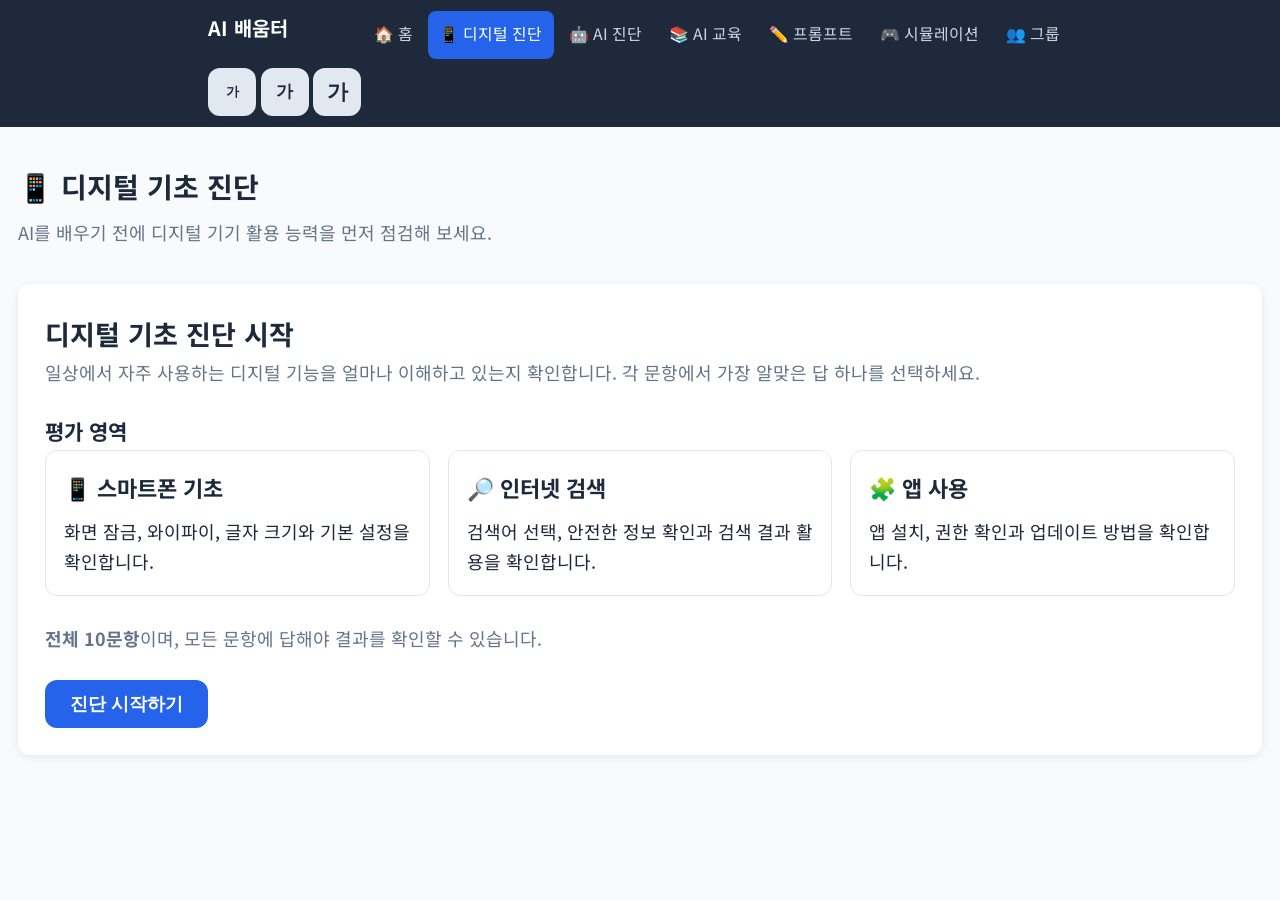
<file: digital-diagnosis.html>
﻿<!DOCTYPE html>
<html lang="ko">
<head>
  <meta charset="UTF-8">
  <meta name="viewport" content="width=device-width, initial-scale=1.0">
  <title>디지털 기초 진단 - AI 배움터</title>
  <link rel="preconnect" href="https://fonts.googleapis.com">
  <link href="https://fonts.googleapis.com/css2?family=Noto+Sans+KR:wght@400;600;700&display=swap" rel="stylesheet">
  <link rel="stylesheet" href="shared/style.css">
  <style>
    /* 디지털 기초 진단의 화면 구조에 필요한 페이지 전용 스타일 */
    body {
      font-size: var(--font-size-base);
      overflow-wrap: anywhere;
    }

    #nav-container,
    #main-content,
    #main-content .container,
    .diagnosis-app,
    .diagnosis-screen,
    .diagnosis-intro,
    .assessment-areas {
      min-width: 0;
      max-width: 100%;
    }

    #nav-container a,
    #nav-container button,
    .diagnosis-app a,
    .diagnosis-app button,
    .option-label {
      min-width: var(--touch-target) !important;
      min-height: var(--touch-target) !important;
    }

    #nav-container a,
    #nav-container button,
    .diagnosis-app a,
    .diagnosis-app button {
      max-width: 100%;
    }

    #nav-container a:focus-visible,
    #nav-container button:focus-visible,
    .diagnosis-app a:focus-visible,
    .diagnosis-app button:focus-visible,
    .option-label:focus-within {
      outline: 3px solid var(--color-primary);
      outline-offset: 3px;
    }

    #screen-title:focus-visible {
      outline: 3px solid var(--color-primary);
      outline-offset: 0.25rem;
    }

    .diagnosis-intro {
      display: grid;
      gap: 1.5rem;
    }

    .assessment-areas {
      display: grid;
      grid-template-columns: repeat(3, minmax(0, 1fr));
      gap: 1rem;
      margin: 0;
      padding: 0;
      list-style: none;
    }

    .assessment-area {
      padding: 1rem;
      border: 1px solid var(--color-border);
      border-radius: var(--radius);
      overflow-wrap: anywhere;
    }

    .assessment-area strong {
      display: block;
      margin-bottom: 0.5rem;
      font-size: var(--font-size-lg);
    }

    .diagnosis-meta,
    .screen-description {
      color: var(--color-text-muted);
      font-size: var(--font-size-md);
    }

    .screen-template[hidden],
    .global-status:empty {
      display: none;
    }

    .global-status {
      margin-top: 1rem;
      padding: 1rem;
      border: 1px solid var(--color-border);
      border-radius: var(--radius);
      color: var(--color-text);
      background: var(--color-surface);
      overflow-wrap: anywhere;
    }

    .global-status[role="alert"] {
      border-color: var(--color-danger);
      color: var(--color-danger);
    }

    .global-status[role="status"] {
      border-color: var(--color-primary);
    }

    .quiz-progress,
    .question-card,
    .option-list,
    .action-row {
      min-width: 0;
      max-width: 100%;
    }

    .quiz-progress {
      display: grid;
      gap: 0.5rem;
      margin-bottom: 1.5rem;
    }

    .progress-text {
      color: var(--color-text-muted);
      font-size: var(--font-size-md);
      font-weight: 600;
    }

    .question-card {
      margin: 0;
      padding: 0;
      border: 0;
    }

    .question-card legend {
      width: 100%;
      margin-bottom: 1rem;
      font-size: var(--font-size-lg);
      font-weight: 700;
      overflow-wrap: anywhere;
    }

    .option-list {
      display: grid;
      gap: 0.75rem;
    }

    .option-label {
      display: flex;
      align-items: center;
      width: 100%;
      min-height: var(--touch-target);
      padding: 0.75rem 1rem;
      border: 2px solid var(--color-border);
      border-radius: var(--radius);
      cursor: pointer;
      color: var(--color-text);
      font-family: inherit;
      font-size: var(--font-size-md);
      line-height: 1.6;
      overflow-wrap: anywhere;
    }

    .option-label:focus-within {
      border-color: var(--color-primary);
    }

    .option-label input {
      flex: 0 0 auto;
      width: 1.5rem;
      height: 1.5rem;
      margin-right: 0.75rem;
    }

    .validation-message {
      margin-top: 1rem;
      color: var(--color-danger);
      font-weight: 600;
      overflow-wrap: anywhere;
    }

    .action-row {
      display: flex;
      justify-content: flex-end;
      gap: 0.75rem;
      margin-top: 1.5rem;
      flex-wrap: wrap;
    }

    .result-summary,
    .learning-path,
    .learning-topic {
      min-width: 0;
      max-width: 100%;
      overflow-wrap: anywhere;
    }

    .result-summary {
      display: grid;
      gap: 0.75rem;
      margin: 1.5rem 0;
      padding: 1.25rem;
      border: 2px solid var(--color-primary);
      border-radius: var(--radius);
      background: var(--color-surface);
    }

    .result-score {
      margin: 0;
      font-size: var(--font-size-xl);
      font-weight: 700;
    }

    .result-level {
      margin: 0;
      font-size: var(--font-size-lg);
      font-weight: 700;
    }

    .learning-path {
      display: grid;
      gap: 1rem;
      margin-top: 1.5rem;
    }

    .learning-topics {
      display: grid;
      grid-template-columns: repeat(3, minmax(0, 1fr));
      gap: 1rem;
      margin: 0;
      padding: 0;
      list-style: none;
    }

    .learning-topic {
      padding: 1rem;
      border: 1px solid var(--color-border);
      border-radius: var(--radius);
    }

    .learning-topic h4 {
      margin-top: 0;
    }

    .learning-topic ul {
      padding-left: 1.25rem;
    }

    .action-row .btn,
    .learning-path > .btn {
      min-width: var(--touch-target);
      min-height: var(--touch-target);
      white-space: normal;
      text-align: center;
      overflow-wrap: anywhere;
    }

    @media (max-width: 600px) {
      #main-content {
        padding-top: 1.25rem;
      }

      #nav-container .nav-inner,
      #nav-container .nav-links,
      #nav-container .nav-link {
        min-width: 0;
        max-width: 100%;
      }

      #nav-container .nav-links,
      #nav-container .nav-link {
        width: 100%;
      }

      #nav-container .nav-logo {
        white-space: normal;
      }

      .diagnosis-screen.card,
      .result-summary,
      .learning-topic,
      .global-status {
        padding: 1rem;
      }

      .assessment-areas,
      .learning-topics {
        grid-template-columns: minmax(0, 1fr);
      }

      .action-row {
        flex-direction: column;
      }

      .action-row .btn,
      .learning-path > .btn {
        width: 100%;
      }
    }

    @media (max-width: 380px) {
      #main-content .container {
        padding-inline: 0.75rem;
      }

      .diagnosis-screen.card,
      .result-summary,
      .learning-topic,
      .global-status,
      .option-label {
        padding-inline: 0.75rem;
      }

      .page-header h1,
      .result-score {
        font-size: var(--font-size-xl);
        overflow-wrap: anywhere;
      }
    }
  </style>
</head>
<body>
  <div id="nav-container"></div>

  <main id="main-content">
    <div class="container">
      <header class="page-header">
        <h1>📱 디지털 기초 진단</h1>
        <p>AI를 배우기 전에 디지털 기기 활용 능력을 먼저 점검해 보세요.</p>
      </header>

      <section id="diagnosis-app" class="diagnosis-app" aria-labelledby="screen-title">
        <div id="screen-root">
          <section class="diagnosis-screen card" data-screen="START">
            <div class="diagnosis-intro">
              <div>
                <h2 id="screen-title" tabindex="-1">디지털 기초 진단 시작</h2>
                <p class="screen-description">
                  일상에서 자주 사용하는 디지털 기능을 얼마나 이해하고 있는지 확인합니다.
                  각 문항에서 가장 알맞은 답 하나를 선택하세요.
                </p>
              </div>

              <div aria-labelledby="assessment-areas-title">
                <h3 id="assessment-areas-title">평가 영역</h3>
                <ul class="assessment-areas">
                  <li class="assessment-area">
                    <strong>📱 스마트폰 기초</strong>
                    화면 잠금, 와이파이, 글자 크기와 기본 설정을 확인합니다.
                  </li>
                  <li class="assessment-area">
                    <strong>🔎 인터넷 검색</strong>
                    검색어 선택, 안전한 정보 확인과 검색 결과 활용을 확인합니다.
                  </li>
                  <li class="assessment-area">
                    <strong>🧩 앱 사용</strong>
                    앱 설치, 권한 확인과 업데이트 방법을 확인합니다.
                  </li>
                </ul>
              </div>

              <p class="diagnosis-meta"><strong>전체 10문항</strong>이며, 모든 문항에 답해야 결과를 확인할 수 있습니다.</p>
              <div>
                <button id="start-button" class="btn btn-primary" type="button" data-action="start">
                  진단 시작하기
                </button>
              </div>
            </div>
          </section>

          <section class="diagnosis-screen screen-template card" data-screen="QUIZ" hidden aria-labelledby="quiz-screen-title">
            <h2 id="quiz-screen-title" tabindex="-1">디지털 기초 문항</h2>
            <p>현재 문항과 선택지는 진단을 시작하면 이 영역에 표시됩니다.</p>
          </section>

          <section class="diagnosis-screen screen-template card" data-screen="RESULT" hidden aria-labelledby="result-screen-title">
            <h2 id="result-screen-title" tabindex="-1">디지털 기초 진단 결과</h2>
            <p>모든 문항에 답하면 점수, 수준과 다음 학습 안내가 이 영역에 표시됩니다.</p>
          </section>
        </div>
        <div id="global-status" class="global-status" role="status" aria-live="polite" aria-atomic="true"></div>
      </section>
    </div>
  </main>

  <script src="shared/utils.js"></script>
  <script src="shared/nav.js"></script>
  <script>
    Utils.restoreFontSize();
    Nav.render();

    const DIGITAL_CONFIG = Object.freeze({
      kind: 'digital',
      questionCount: 10,
      resultKey: 'ailv:digital:result',
      allowedLevels: Object.freeze(['디지털 기초 필요', 'AI 학습 준비 완료']),
      categories: Object.freeze(['smartphone', 'internet-search', 'app-use']),
      categoryMinimums: Object.freeze({
        smartphone: 3,
        'internet-search': 3,
        'app-use': 3
      }),
      recommendationDestinations: Object.freeze(['diagnosis.html'])
    });

    const DIGITAL_QUESTIONS = Object.freeze([
      Object.freeze({
        id: 'digital-q1',
        category: 'smartphone',
        prompt: '스마트폰 화면이 꺼진 뒤 다시 사용하려면 가장 먼저 무엇을 해야 하나요?',
        options: Object.freeze([
          Object.freeze({ id: 'q1-power', label: '전원 또는 화면 깨우기 버튼을 누른다' }),
          Object.freeze({ id: 'q1-shake', label: '스마트폰을 세게 흔든다' }),
          Object.freeze({ id: 'q1-sim', label: '유심 카드를 꺼낸다' })
        ]),
        correctOptionId: 'q1-power'
      }),
      Object.freeze({
        id: 'digital-q2',
        category: 'smartphone',
        prompt: '공공장소에서 스마트폰을 사용한 뒤 개인정보를 보호하는 방법은 무엇인가요?',
        options: Object.freeze([
          Object.freeze({ id: 'q2-lock', label: '화면을 잠그고 스마트폰을 보관한다' }),
          Object.freeze({ id: 'q2-on', label: '화면을 켜 둔 채 자리를 비운다' }),
          Object.freeze({ id: 'q2-share', label: '잠금번호를 주변 사람에게 알려 준다' })
        ]),
        correctOptionId: 'q2-lock'
      }),
      Object.freeze({
        id: 'digital-q3',
        category: 'smartphone',
        prompt: '스마트폰의 글자가 너무 작을 때 알맞은 해결 방법은 무엇인가요?',
        options: Object.freeze([
          Object.freeze({ id: 'q3-settings', label: '설정에서 글자 크기를 키운다' }),
          Object.freeze({ id: 'q3-delete', label: '연락처를 모두 삭제한다' }),
          Object.freeze({ id: 'q3-airplane', label: '비행기 모드를 켠다' })
        ]),
        correctOptionId: 'q3-settings'
      }),
      Object.freeze({
        id: 'digital-q4',
        category: 'smartphone',
        prompt: '모바일 데이터를 아끼면서 집에서 인터넷을 사용하려면 무엇을 확인해야 하나요?',
        options: Object.freeze([
          Object.freeze({ id: 'q4-wifi', label: '신뢰할 수 있는 와이파이에 연결되었는지 확인한다' }),
          Object.freeze({ id: 'q4-volume', label: '통화 음량을 최대로 높인다' }),
          Object.freeze({ id: 'q4-camera', label: '카메라를 계속 실행한다' })
        ]),
        correctOptionId: 'q4-wifi'
      }),
      Object.freeze({
        id: 'digital-q5',
        category: 'internet-search',
        prompt: '가까운 주민센터 운영 시간을 찾을 때 가장 알맞은 검색어는 무엇인가요?',
        options: Object.freeze([
          Object.freeze({ id: 'q5-specific', label: '지역 이름 주민센터 운영 시간' }),
          Object.freeze({ id: 'q5-vague', label: '시간' }),
          Object.freeze({ id: 'q5-random', label: '오늘 날씨 사진' })
        ]),
        correctOptionId: 'q5-specific'
      }),
      Object.freeze({
        id: 'digital-q6',
        category: 'internet-search',
        prompt: '검색 결과의 건강 정보를 믿기 전에 무엇을 확인하는 것이 좋나요?',
        options: Object.freeze([
          Object.freeze({ id: 'q6-source', label: '작성 기관과 게시 날짜를 확인한다' }),
          Object.freeze({ id: 'q6-first', label: '맨 위 결과는 무조건 믿는다' }),
          Object.freeze({ id: 'q6-ad', label: '광고 문구만 읽고 결정한다' })
        ]),
        correctOptionId: 'q6-source'
      }),
      Object.freeze({
        id: 'digital-q7',
        category: 'internet-search',
        prompt: '검색 결과에서 원하는 내용을 더 정확히 찾으려면 어떻게 해야 하나요?',
        options: Object.freeze([
          Object.freeze({ id: 'q7-keyword', label: '구체적인 핵심 단어를 추가해 다시 검색한다' }),
          Object.freeze({ id: 'q7-repeat', label: '같은 모호한 단어만 계속 입력한다' }),
          Object.freeze({ id: 'q7-offline', label: '인터넷 연결을 끈다' })
        ]),
        correctOptionId: 'q7-keyword'
      }),
      Object.freeze({
        id: 'digital-q8',
        category: 'app-use',
        prompt: '새 앱을 안전하게 설치하려면 어디에서 받는 것이 좋은가요?',
        options: Object.freeze([
          Object.freeze({ id: 'q8-store', label: '공식 앱 스토어에서 받는다' }),
          Object.freeze({ id: 'q8-message', label: '모르는 사람이 보낸 링크에서 받는다' }),
          Object.freeze({ id: 'q8-popup', label: '출처가 없는 팝업 광고에서 받는다' })
        ]),
        correctOptionId: 'q8-store'
      }),
      Object.freeze({
        id: 'digital-q9',
        category: 'app-use',
        prompt: '손전등 앱이 연락처 접근 권한을 요구할 때 알맞은 행동은 무엇인가요?',
        options: Object.freeze([
          Object.freeze({ id: 'q9-deny', label: '기능에 필요하지 않은 권한은 허용하지 않는다' }),
          Object.freeze({ id: 'q9-allow', label: '모든 권한을 무조건 허용한다' }),
          Object.freeze({ id: 'q9-share', label: '연락처를 먼저 다른 사람에게 보낸다' })
        ]),
        correctOptionId: 'q9-deny'
      }),
      Object.freeze({
        id: 'digital-q10',
        category: 'app-use',
        prompt: '앱 업데이트 알림이 왔을 때 안전한 방법은 무엇인가요?',
        options: Object.freeze([
          Object.freeze({ id: 'q10-store', label: '공식 앱 스토어에서 업데이트 내용을 확인한다' }),
          Object.freeze({ id: 'q10-link', label: '문자에 포함된 낯선 링크를 바로 누른다' }),
          Object.freeze({ id: 'q10-password', label: '비밀번호를 답장으로 보낸다' })
        ]),
        correctOptionId: 'q10-store'
      })
    ]);

    function validateQuestionSet(questions, config) {
      if (!Array.isArray(questions) || questions.length === 0) {
        return { valid: false, reason: 'EMPTY_QUESTION_SET' };
      }
      if (!config || questions.length !== config.questionCount) {
        return { valid: false, reason: 'QUESTION_SET_MISMATCH' };
      }

      const questionIds = new Set();
      const categoryCounts = Object.fromEntries(config.categories.map(category => [category, 0]));

      for (const question of questions) {
        if (!question || typeof question.id !== 'string' || question.id.trim() === '' || questionIds.has(question.id)) {
          return { valid: false, reason: 'DUPLICATE_OR_INVALID_QUESTION_ID' };
        }
        questionIds.add(question.id);

        if (!config.categories.includes(question.category)) {
          return { valid: false, reason: 'INVALID_CATEGORY' };
        }
        categoryCounts[question.category] += 1;

        if (typeof question.prompt !== 'string' || question.prompt.trim() === '' ||
            !Array.isArray(question.options) || question.options.length < 2) {
          return { valid: false, reason: 'INVALID_QUESTION_CONTENT' };
        }

        const optionIds = new Set();
        for (const option of question.options) {
          if (!option || typeof option.id !== 'string' || option.id.trim() === '' || optionIds.has(option.id) ||
              typeof option.label !== 'string' || option.label.trim() === '') {
            return { valid: false, reason: 'INVALID_OR_DUPLICATE_OPTION' };
          }
          optionIds.add(option.id);
        }

        const answerCount = question.options.filter(option => option.id === question.correctOptionId).length;
        if (answerCount !== 1) {
          return { valid: false, reason: 'INVALID_CORRECT_ANSWER' };
        }
      }

      const categoriesMeetMinimums = config.categories.every(
        category => categoryCounts[category] >= config.categoryMinimums[category]
      );
      if (!categoriesMeetMinimums) {
        return { valid: false, reason: 'CATEGORY_MINIMUM_NOT_MET' };
      }

      return { valid: true };
    }

    const SCREEN = Object.freeze({
      START: 'START',
      QUIZ: 'QUIZ',
      RESULT: 'RESULT'
    });

    const VALIDATION_MESSAGE = '답을 하나 선택한 뒤 다음으로 이동해 주세요.';
    const state = {
      screen: SCREEN.START,
      currentIndex: 0,
      responses: {},
      validation: {},
      persistedResult: null,
      previousResult: null,
      currentResult: null,
      storageAvailable: true,
      storageStatus: 'idle',
      isCompleting: false,
      completionResult: null
    };

    const diagnosisApp = document.getElementById('diagnosis-app');
    const screenRoot = document.getElementById('screen-root');
    const globalStatus = document.getElementById('global-status');

    function getQuestionById(questionId) {
      return DIGITAL_QUESTIONS.find(question => question.id === questionId) || null;
    }

    function isValidOption(question, optionId) {
      return Boolean(question && question.options.some(option => option.id === optionId));
    }

    function findFirstUnanswered(questions, responses) {
      return questions.findIndex(question => !isValidOption(question, responses[question.id]));
    }

    function calculateRawScore(questions, responses) {
      if (!Array.isArray(questions) || !responses || typeof responses !== 'object') return NaN;
      return questions.reduce((rawScore, question) => (
        responses[question.id] === question.correctOptionId ? rawScore + 1 : rawScore
      ), 0);
    }

    function calculateScore(rawScore, questionCount) {
      if (questionCount === 0) {
        return { ok: false, code: 'ZERO_QUESTION_COUNT' };
      }
      if (!Number.isFinite(rawScore) || !Number.isFinite(questionCount)) {
        return { ok: false, code: 'NON_FINITE_SCORE_INPUT' };
      }

      const score = Math.round((rawScore / questionCount) * 100);
      if (!Number.isFinite(score)) {
        return { ok: false, code: 'NON_FINITE_SCORE_INPUT' };
      }
      if (score < 0 || score > 100) {
        return { ok: false, code: 'SCORE_OUT_OF_RANGE' };
      }
      return { ok: true, score };
    }

    function classifyDigitalLevel(score) {
      if (!Number.isInteger(score) || score < 0 || score > 100) return null;
      return score < 70 ? '디지털 기초 필요' : 'AI 학습 준비 완료';
    }

    function getDigitalLearningPath(level) {
      if (level === '디지털 기초 필요') {
        return [
          {
            type: 'internal',
            title: '스마트폰 기초',
            items: ['화면 잠금과 해제 연습', '와이파이 연결 확인', '글자 크기 설정']
          },
          {
            type: 'internal',
            title: '인터넷 검색',
            items: ['구체적인 검색어 만들기', '작성 기관과 날짜 확인', '검색어를 바꾸어 다시 찾기']
          },
          {
            type: 'internal',
            title: '앱 사용',
            items: ['공식 앱 스토어 이용', '필요한 권한만 허용', '공식 스토어에서 업데이트']
          }
        ];
      }
      if (level === 'AI 학습 준비 완료') {
        return [{
          type: 'link',
          title: 'AI 활용 능력 진단',
          description: '다음 진단에서 나에게 맞는 AI 학습 단계를 확인하세요.',
          href: 'diagnosis.html'
        }];
      }
      return [];
    }

    function isIsoDateTime(value) {
      if (typeof value !== 'string') return false;
      try {
        return new Date(value).toISOString() === value;
      } catch (error) {
        return false;
      }
    }

    function isValidCurrentResult(value, allowedLevels = DIGITAL_CONFIG.allowedLevels) {
      if (!value || typeof value !== 'object' || Array.isArray(value)) return false;
      const keys = Object.keys(value);
      const hasExactFields = keys.length === 3 &&
        ['level', 'score', 'date'].every(key => Object.prototype.hasOwnProperty.call(value, key));
      return Boolean(
        hasExactFields &&
        allowedLevels.includes(value.level) &&
        Number.isInteger(value.score) &&
        value.score >= 0 &&
        value.score <= 100 &&
        isIsoDateTime(value.date)
      );
    }

    function normalizeCurrentResult(value, allowedLevels = DIGITAL_CONFIG.allowedLevels) {
      if (!isValidCurrentResult(value, allowedLevels)) return null;
      return { level: value.level, score: value.score, date: value.date };
    }

    function createCurrentResult(level, score, isoDate) {
      return normalizeCurrentResult({ level, score, date: isoDate });
    }

    function areResultsEqual(left, right) {
      const normalizedLeft = normalizeCurrentResult(left);
      const normalizedRight = normalizeCurrentResult(right);
      return Boolean(
        normalizedLeft &&
        normalizedRight &&
        normalizedLeft.level === normalizedRight.level &&
        normalizedLeft.score === normalizedRight.score &&
        normalizedLeft.date === normalizedRight.date
      );
    }

    function checkStorageAvailability() {
      const probeKey = 'ailv:digital:probe';
      try {
        localStorage.setItem(probeKey, probeKey);
        return localStorage.getItem(probeKey) === probeKey;
      } catch (error) {
        console.warn('[Digital Diagnosis] Digital storage namespace is unavailable.');
        return false;
      } finally {
        try {
          localStorage.removeItem(probeKey);
        } catch (error) {
          // 저장소 접근 자체가 차단된 경우에는 정리할 probe가 없다.
        }
      }
    }

    function saveAndVerifyResult(result) {
      if (!state.storageAvailable) {
        return { ok: false, code: 'unavailable' };
      }
      try {
        Utils.saveData(DIGITAL_CONFIG.resultKey, result);
        const reloaded = Utils.loadData(DIGITAL_CONFIG.resultKey, null);
        return areResultsEqual(reloaded, result)
          ? { ok: true, code: 'saved' }
          : { ok: false, code: 'write-or-verify-failed' };
      } catch (error) {
        console.error('[Digital Diagnosis] Result save or verification failed.');
        return { ok: false, code: 'write-or-verify-failed' };
      }
    }

    function compareResults(current, previous) {
      const normalizedCurrent = normalizeCurrentResult(current);
      const normalizedPrevious = normalizeCurrentResult(previous);
      if (!normalizedCurrent || !normalizedPrevious) return null;

      const pointDelta = normalizedCurrent.score - normalizedPrevious.score;
      return {
        pointDelta,
        direction: pointDelta > 0 ? '증가' : pointDelta < 0 ? '감소' : '동일'
      };
    }

    function showStorageStatus(outcome) {
      if (outcome.ok) {
        globalStatus.setAttribute('role', 'status');
        globalStatus.textContent = '진단 결과가 이 브라우저에 저장되었습니다.';
      } else if (outcome.code === 'unavailable') {
        globalStatus.setAttribute('role', 'status');
        globalStatus.textContent = '이 브라우저에서는 결과가 저장되지 않습니다. 현재 결과는 이 화면에서 확인할 수 있습니다.';
      } else {
        globalStatus.setAttribute('role', 'alert');
        globalStatus.textContent = '결과를 저장하지 못했습니다. 현재 결과는 이 화면에서 확인할 수 있습니다.';
      }
    }

    function showGlobalError(message) {
      globalStatus.setAttribute('role', 'alert');
      globalStatus.textContent = message;
    }

    function clearGlobalStatus() {
      globalStatus.setAttribute('role', 'status');
      globalStatus.textContent = '';
    }

    function renderStartScreen() {
      screenRoot.innerHTML = `
        <section class="diagnosis-screen card" data-screen="START">
          <div class="diagnosis-intro">
            <div>
              <h2 id="screen-title" tabindex="-1">디지털 기초 진단 시작</h2>
              <p class="screen-description">
                일상에서 자주 사용하는 디지털 기능을 얼마나 이해하고 있는지 확인합니다.
                각 문항에서 가장 알맞은 답 하나를 선택하세요.
              </p>
            </div>
            <div aria-labelledby="assessment-areas-title">
              <h3 id="assessment-areas-title">평가 영역</h3>
              <ul class="assessment-areas">
                <li class="assessment-area"><strong>📱 스마트폰 기초</strong>화면 잠금, 와이파이, 글자 크기와 기본 설정을 확인합니다.</li>
                <li class="assessment-area"><strong>🔎 인터넷 검색</strong>검색어 선택, 안전한 정보 확인과 검색 결과 활용을 확인합니다.</li>
                <li class="assessment-area"><strong>🧩 앱 사용</strong>앱 설치, 권한 확인과 업데이트 방법을 확인합니다.</li>
              </ul>
            </div>
            <p class="diagnosis-meta"><strong>전체 ${DIGITAL_CONFIG.questionCount}문항</strong>이며, 모든 문항에 답해야 결과를 확인할 수 있습니다.</p>
            ${state.persistedResult ? `
              <div class="result-summary" aria-label="저장된 최근 진단 결과">
                <h3>최근 진단 결과</h3>
                <p class="result-score">점수: ${state.persistedResult.score}점</p>
                <p class="result-level">진단 수준: ${state.persistedResult.level}</p>
                <p>완료 시각: <time datetime="${state.persistedResult.date}">${new Date(state.persistedResult.date).toLocaleString('ko-KR')}</time></p>
              </div>
              <div><button id="start-button" class="btn btn-primary" type="button" data-action="retake">최근 결과와 비교하며 다시 진단하기</button></div>
            ` : `
              <div><button id="start-button" class="btn btn-primary" type="button" data-action="start">진단 시작하기</button></div>
            `}
          </div>
        </section>`;
    }

    function renderQuizScreen() {
      const question = DIGITAL_QUESTIONS[state.currentIndex];
      const currentNumber = state.currentIndex + 1;
      const validationMessage = state.validation[question.id] || '';
      const validationId = `validation-${question.id}`;
      const optionMarkup = question.options.map(option => {
        const inputId = `${question.id}-${option.id}`;
        const checked = state.responses[question.id] === option.id ? ' checked' : '';
        return `
          <label class="option-label" for="${inputId}">
            <input id="${inputId}" type="radio" name="answer-${question.id}"
              value="${option.id}" data-question-id="${question.id}"${checked}>
            <span>${option.label}</span>
          </label>`;
      }).join('');
      const action = state.currentIndex === DIGITAL_QUESTIONS.length - 1 ? 'submit' : 'next';
      const actionLabel = action === 'submit' ? '결과 보기' : '다음 문항';
      const describedBy = validationMessage ? ` aria-describedby="${validationId}"` : '';

      screenRoot.innerHTML = `
        <section class="diagnosis-screen card" data-screen="QUIZ">
          <h2 id="screen-title" tabindex="-1">디지털 기초 문항</h2>
          <div class="quiz-progress">
            <p class="progress-text">${currentNumber} / ${DIGITAL_CONFIG.questionCount} 문항</p>
            <div class="progress-bar" role="progressbar" aria-label="진단 진행률"
              aria-valuemin="1" aria-valuemax="${DIGITAL_CONFIG.questionCount}" aria-valuenow="${currentNumber}">
              <div class="progress-bar__fill" style="width: ${(currentNumber / DIGITAL_CONFIG.questionCount) * 100}%"></div>
            </div>
          </div>
          <fieldset class="question-card"${describedBy}>
            <legend>${currentNumber}. ${question.prompt}</legend>
            <div class="option-list">${optionMarkup}</div>
            ${validationMessage ? `<p id="${validationId}" class="validation-message" role="alert">${validationMessage}</p>` : ''}
          </fieldset>
          <div class="action-row">
            <button class="btn btn-primary" type="button" data-action="${action}">${actionLabel}</button>
          </div>
        </section>`;
    }

    function renderLearningPath(level) {
      const recommendations = getDigitalLearningPath(level);
      if (level === '디지털 기초 필요') {
        const topics = recommendations.map(topic => `
          <li class="learning-topic">
            <h4>${topic.title}</h4>
            <ul>${topic.items.map(item => `<li>${item}</li>`).join('')}</ul>
          </li>`).join('');
        return `
          <div class="learning-path" aria-labelledby="learning-path-title">
            <h3 id="learning-path-title">먼저 연습할 디지털 기초</h3>
            <p>아래 내용을 이 페이지에서 확인하고 생활 속에서 하나씩 연습해 보세요.</p>
            <ul class="learning-topics">${topics}</ul>
          </div>`;
      }

      const recommendation = recommendations[0];
      return `
        <div class="learning-path" aria-labelledby="learning-path-title">
          <h3 id="learning-path-title">다음 학습 단계</h3>
          <p>${recommendation.description}</p>
          <a class="btn btn-primary" href="${recommendation.href}">${recommendation.title} 시작하기</a>
        </div>`;
    }

    function renderResultScreen() {
      const result = state.currentResult;
      if (!result) {
        showGlobalError('결과를 표시할 수 없습니다. 페이지를 새로고침한 뒤 진단을 다시 시작해 주세요.');
        return;
      }

      const comparison = compareResults(result, state.previousResult);
      const comparisonMarkup = comparison
        ? comparison.direction === '동일'
          ? '<p><strong>이전 결과와 비교:</strong> 0점 차이, 점수가 동일합니다.</p>'
          : `<p><strong>이전 결과와 비교:</strong> ${Math.abs(comparison.pointDelta)}점 ${comparison.direction}했습니다.</p>`
        : '<p><strong>첫 진단을 완료했습니다.</strong> 추천 내용을 확인하고 다음 학습을 선택해 주세요.</p>';

      screenRoot.innerHTML = `
        <section class="diagnosis-screen card" data-screen="RESULT">
          <h2 id="screen-title" tabindex="-1">디지털 기초 진단 결과</h2>
          <div class="result-summary" aria-label="진단 결과 요약">
            <p class="result-score">점수: ${result.score}점</p>
            <p class="result-level">진단 수준: ${result.level}</p>
            <p>완료 시각: <time datetime="${result.date}">${new Date(result.date).toLocaleString('ko-KR')}</time></p>
          </div>
          ${comparisonMarkup}
          ${renderLearningPath(result.level)}
          <div class="action-row">
            <button class="btn btn-secondary" type="button" data-action="retake">다시 진단하기</button>
            <a class="btn btn-secondary" href="index.html">대시보드로 이동</a>
          </div>
        </section>`;
    }

    function render() {
      if (state.screen === SCREEN.QUIZ) {
        renderQuizScreen();
      } else if (state.screen === SCREEN.RESULT) {
        renderResultScreen();
      } else {
        renderStartScreen();
      }
    }

    function focusScreenHeading() {
      const heading = document.getElementById('screen-title');
      if (heading) heading.focus();
    }

    function focusFirstOption(questionId) {
      const firstOption = screenRoot.querySelector(`input[data-question-id="${questionId}"]`);
      if (firstOption) firstOption.focus();
    }

    function startDiagnosis({ isRetake = false } = {}) {
      const baseline = state.currentResult || state.persistedResult;
      state.previousResult = isRetake && isValidCurrentResult(baseline)
        ? { level: baseline.level, score: baseline.score, date: baseline.date }
        : null;
      state.screen = SCREEN.QUIZ;
      state.currentIndex = 0;
      state.responses = {};
      state.validation = {};
      state.currentResult = null;
      state.storageStatus = 'idle';
      state.isCompleting = false;
      state.completionResult = null;
      clearGlobalStatus();
      render();
      focusScreenHeading();
    }

    function selectAnswer(questionId, optionId) {
      if (state.screen !== SCREEN.QUIZ) return;

      const currentQuestion = DIGITAL_QUESTIONS[state.currentIndex];
      if (currentQuestion.id !== questionId || !isValidOption(currentQuestion, optionId)) {
        console.warn('[Digital Diagnosis] Ignored an unknown question or option selection.');
        return;
      }

      state.responses[questionId] = optionId;
      if (Object.prototype.hasOwnProperty.call(state.validation, questionId)) {
        delete state.validation[questionId];
        const validationMessage = document.getElementById(`validation-${questionId}`);
        if (validationMessage) validationMessage.remove();
        const fieldset = screenRoot.querySelector('.question-card');
        if (fieldset) fieldset.removeAttribute('aria-describedby');
      }
    }

    function showUnansweredValidation(questionIndex) {
      state.currentIndex = questionIndex;
      const question = DIGITAL_QUESTIONS[questionIndex];
      state.validation[question.id] = VALIDATION_MESSAGE;
      render();
      focusFirstOption(question.id);
    }

    function goNext() {
      if (state.screen !== SCREEN.QUIZ || state.currentIndex >= DIGITAL_QUESTIONS.length - 1) return;

      const question = DIGITAL_QUESTIONS[state.currentIndex];
      if (!isValidOption(question, state.responses[question.id])) {
        showUnansweredValidation(state.currentIndex);
        return;
      }

      state.currentIndex += 1;
      render();
      focusScreenHeading();
    }

    function submitDiagnosis() {
      if (state.screen !== SCREEN.QUIZ || state.isCompleting) return;

      const questionSetValidation = validateQuestionSet(DIGITAL_QUESTIONS, DIGITAL_CONFIG);
      if (!questionSetValidation.valid) {
        showGlobalError('진단 문항에 문제가 있어 결과를 계산할 수 없습니다. 페이지를 새로고침한 뒤 다시 시도해 주세요.');
        console.error('[Digital Diagnosis] Completion blocked by question set validation:', questionSetValidation.reason);
        return;
      }

      const firstUnansweredIndex = findFirstUnanswered(DIGITAL_QUESTIONS, state.responses);
      if (firstUnansweredIndex !== -1) {
        showUnansweredValidation(firstUnansweredIndex);
        return;
      }

      state.isCompleting = true;
      try {
        const rawScore = calculateRawScore(DIGITAL_QUESTIONS, state.responses);
        const scoreResult = calculateScore(rawScore, DIGITAL_QUESTIONS.length);
        if (!scoreResult.ok) {
          const message = scoreResult.code === 'ZERO_QUESTION_COUNT'
            ? '진단 문항이 없어 결과를 계산할 수 없습니다. 페이지를 새로고침한 뒤 다시 시도해 주세요.'
            : '점수를 계산하지 못했습니다. 페이지를 새로고침해 진단을 다시 시작해 주세요.';
          showGlobalError(message);
          console.error('[Digital Diagnosis] Scoring failed:', scoreResult.code);
          return;
        }

        const level = classifyDigitalLevel(scoreResult.score);
        if (!level) {
          showGlobalError('점수 범위를 확인하지 못했습니다. 페이지를 새로고침해 진단을 다시 시작해 주세요.');
          console.error('[Digital Diagnosis] Level classification failed.');
          return;
        }

        const result = createCurrentResult(level, scoreResult.score, new Date().toISOString());
        if (!result) {
          showGlobalError('결과 정보를 만들지 못했습니다. 페이지를 새로고침해 진단을 다시 시작해 주세요.');
          console.error('[Digital Diagnosis] Current result validation failed.');
          return;
        }

        state.completionResult = result;
        state.currentResult = result;
        state.screen = SCREEN.RESULT;
        clearGlobalStatus();
        render();
        focusScreenHeading();

        const saveOutcome = saveAndVerifyResult(state.completionResult);
        state.storageStatus = saveOutcome.code;
        if (saveOutcome.ok) {
          state.persistedResult = { ...state.completionResult };
        }
        showStorageStatus(saveOutcome);
      } finally {
        state.isCompleting = false;
      }
    }

    diagnosisApp.addEventListener('change', event => {
      const input = event.target.closest('input[type="radio"][data-question-id]');
      if (!input) return;
      selectAnswer(input.dataset.questionId, input.value);
    });

    diagnosisApp.addEventListener('click', event => {
      const control = event.target.closest('[data-action]');
      if (!control) return;

      if (control.dataset.action === 'start') {
        startDiagnosis({ isRetake: false });
      } else if (control.dataset.action === 'retake') {
        startDiagnosis({ isRetake: true });
      } else if (control.dataset.action === 'next') {
        goNext();
      } else if (control.dataset.action === 'submit') {
        submitDiagnosis();
      }
    });

    function initializeDiagnosis() {
      state.storageAvailable = checkStorageAvailability();
      let storedValue = null;
      if (state.storageAvailable) {
        storedValue = Utils.loadData(DIGITAL_CONFIG.resultKey, null);
        state.persistedResult = normalizeCurrentResult(storedValue);
      }

      render();
      const validation = validateQuestionSet(DIGITAL_QUESTIONS, DIGITAL_CONFIG);
      if (!validation.valid) {
        const startButton = document.getElementById('start-button');
        if (startButton) startButton.disabled = true;
        globalStatus.setAttribute('role', 'alert');
        globalStatus.textContent = '진단 문항을 불러오지 못했습니다. 페이지를 새로고침한 뒤 다시 시도해 주세요.';
        console.error('[Digital Diagnosis] Question set validation failed:', validation.reason);
        return;
      }

      if (!state.storageAvailable) {
        globalStatus.setAttribute('role', 'status');
        globalStatus.textContent = '이 브라우저에서는 결과가 저장되지 않습니다. 진단은 계속 진행할 수 있습니다.';
      } else if (storedValue !== null && !state.persistedResult) {
        globalStatus.setAttribute('role', 'status');
        globalStatus.textContent = '저장된 결과를 사용할 수 없어 새 진단을 시작해 주세요.';
      }
    }

    initializeDiagnosis();
  </script>
</body>
</html>
</file>
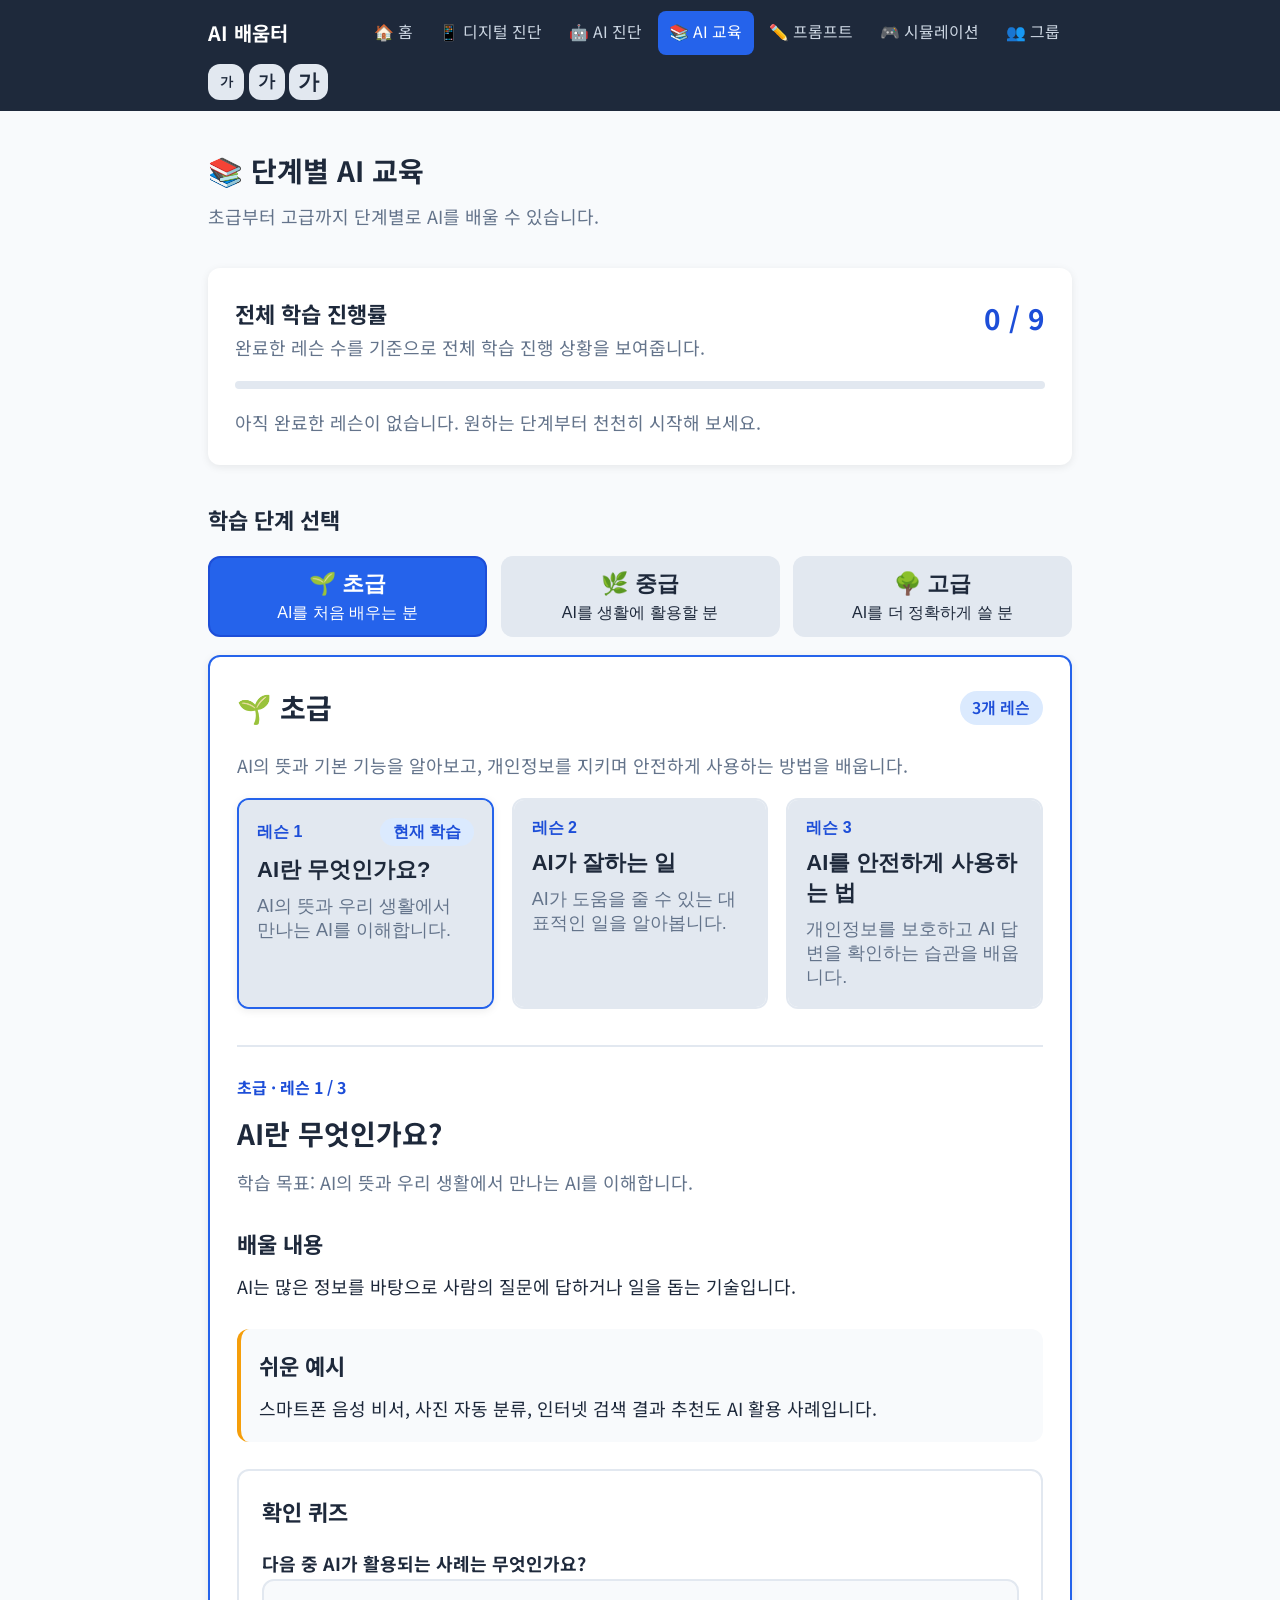
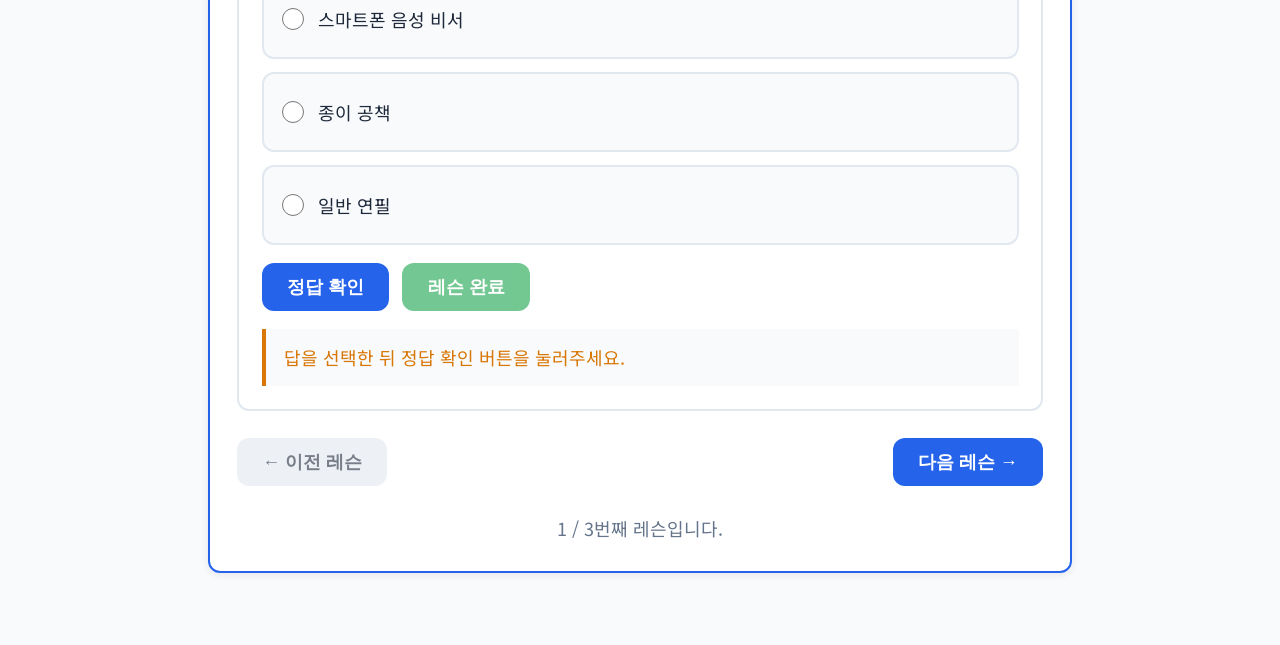
<file: education.html>
﻿<!DOCTYPE html>
<html lang="ko">
<head>
  <meta charset="UTF-8">
  <meta name="viewport" content="width=device-width, initial-scale=1.0">
  <title>단계별 AI 교육 - AI 배움터</title>
  <link rel="preconnect" href="https://fonts.googleapis.com">
  <link href="https://fonts.googleapis.com/css2?family=Noto+Sans+KR:wght@400;600;700&display=swap" rel="stylesheet">
  <link rel="stylesheet" href="shared/style.css">
  <style>
    /* =====================================================
       팀원 C 담당 - 단계별 AI 교육 전용 스타일
       shared/style.css의 공통 변수와 클래스를 사용합니다.
       ===================================================== */
    .education-overview {
      display: grid;
      gap: 1rem;
      margin-bottom: 2rem;
    }

    .education-overview__title {
      font-size: var(--font-size-lg);
    }

    .education-overview__description {
      color: var(--color-text-muted);
      font-size: var(--font-size-md);
    }

    .progress-summary {
      display: grid;
      gap: 1rem;
    }

    .progress-summary__header {
      display: flex;
      align-items: flex-start;
      justify-content: space-between;
      gap: 1rem;
      flex-wrap: wrap;
    }

    .progress-summary__value {
      color: var(--color-primary-dark);
      font-size: var(--font-size-xl);
      font-weight: 700;
      white-space: nowrap;
    }

    .progress-summary__status {
      color: var(--color-text-muted);
      font-size: var(--font-size-md);
    }

    .level-section {
      display: grid;
      gap: 1rem;
    }

    .level-section__title {
      font-size: var(--font-size-lg);
    }

    .level-tabs {
      display: grid;
      grid-template-columns: repeat(3, minmax(0, 1fr));
      gap: 0.75rem;
    }

    .level-tab {
      width: 100%;
      flex-direction: column;
      gap: 0.25rem;
      border: 2px solid transparent;
    }

    .level-tab[aria-selected="true"] {
      border-color: var(--color-primary-dark);
    }

    .level-tab__name {
      font-size: var(--font-size-lg);
    }

    .level-tab__summary {
      font-size: var(--font-size-sm);
      font-weight: 400;
    }

    .level-panel {
      display: grid;
      gap: 1rem;
      border: 2px solid var(--color-primary);
    }

    .level-panel__header {
      display: flex;
      align-items: center;
      justify-content: space-between;
      gap: 1rem;
      flex-wrap: wrap;
    }

    .level-panel__title {
      font-size: var(--font-size-xl);
    }

    .level-panel__description {
      color: var(--color-text-muted);
      font-size: var(--font-size-md);
    }

    .lesson-preview-list {
      display: grid;
      grid-template-columns: repeat(3, minmax(0, 1fr));
      gap: 1rem;
      list-style: none;
    }

    .lesson-preview {
      display: grid;
      border: 2px solid var(--color-border);
      border-radius: var(--radius);
      background: var(--color-bg);
      overflow: hidden;
    }

    .lesson-preview[data-selected="true"] {
      border-color: var(--color-primary);
      box-shadow: var(--shadow);
    }

    .lesson-select-button {
      width: 100%;
      min-height: var(--touch-target);
      align-items: flex-start;
      justify-content: flex-start;
      flex-direction: column;
      gap: 0.5rem;
      padding: 1rem;
      text-align: left;
      border-radius: 0;
    }

    .lesson-preview__header {
      display: flex;
      align-items: center;
      justify-content: space-between;
      width: 100%;
      gap: 0.5rem;
      flex-wrap: wrap;
    }

    .lesson-preview__number {
      color: var(--color-primary-dark);
      font-size: var(--font-size-sm);
      font-weight: 700;
    }

    .lesson-preview__title {
      font-size: var(--font-size-lg);
    }

    .lesson-preview__objective {
      color: var(--color-text-muted);
      font-size: var(--font-size-md);
      font-weight: 400;
    }

    .lesson-detail {
      display: grid;
      gap: 1.5rem;
      margin-top: 1rem;
      border-top: 2px solid var(--color-border);
      padding-top: 1.5rem;
    }

    .lesson-detail__header {
      display: grid;
      gap: 0.5rem;
    }

    .lesson-detail__eyebrow {
      color: var(--color-primary-dark);
      font-size: var(--font-size-sm);
      font-weight: 700;
    }

    .lesson-detail__title {
      font-size: var(--font-size-xl);
    }

    .lesson-detail__objective {
      color: var(--color-text-muted);
      font-size: var(--font-size-md);
    }

    .lesson-content-section {
      display: grid;
      gap: 0.5rem;
    }

    .lesson-content-section h4 {
      font-size: var(--font-size-lg);
    }

    .lesson-content-section p {
      font-size: var(--font-size-md);
    }

    .lesson-example {
      padding: 1rem;
      border-left: 4px solid var(--color-secondary);
      border-radius: var(--radius);
      background: var(--color-bg);
    }

    .lesson-quiz {
      display: grid;
      gap: 1rem;
      padding: 1.25rem;
      border: 2px solid var(--color-border);
      border-radius: var(--radius);
      background: var(--color-surface);
    }

    .lesson-quiz__title {
      font-size: var(--font-size-lg);
    }

    .quiz-fieldset {
      display: grid;
      gap: 1rem;
      min-width: 0;
      border: 0;
    }

    .quiz-question {
      font-size: var(--font-size-md);
      font-weight: 700;
    }

    .quiz-options {
      display: grid;
      gap: 0.75rem;
    }

    .quiz-option {
      display: flex;
      align-items: center;
      gap: 0.75rem;
      min-height: var(--touch-target);
      padding: 0.75rem 1rem;
      border: 2px solid var(--color-border);
      border-radius: var(--radius);
      background: var(--color-bg);
    }

    .quiz-option:focus-within {
      border-color: var(--color-primary);
    }

    .quiz-option input {
      flex: 0 0 auto;
      min-width: 1.25rem;
      min-height: 1.25rem;
      accent-color: var(--color-primary);
    }

    .quiz-option label {
      flex: 1;
      padding: 0.5rem 0;
      color: var(--color-text);
      font-size: var(--font-size-md);
      cursor: pointer;
    }

    .quiz-option input:disabled + label {
      cursor: not-allowed;
    }

    .quiz-actions {
      display: flex;
      gap: 0.75rem;
      flex-wrap: wrap;
    }

    .quiz-actions .btn:disabled {
      cursor: not-allowed;
      opacity: 0.6;
      transform: none;
    }

    .quiz-feedback {
      min-height: var(--touch-target);
      padding: 0.75rem 1rem;
      border-left: 4px solid var(--color-border);
      background: var(--color-bg);
      color: var(--color-text);
      font-size: var(--font-size-md);
    }

    .quiz-feedback[data-result="correct"] {
      border-color: var(--color-success);
      color: var(--color-success);
    }

    .quiz-feedback[data-result="incorrect"] {
      border-color: var(--color-danger);
      color: var(--color-danger);
    }

    .quiz-feedback[data-result="notice"] {
      border-color: var(--color-warning);
      color: var(--color-warning);
    }

    .lesson-navigation {
      display: flex;
      justify-content: space-between;
      gap: 1rem;
      flex-wrap: wrap;
    }

    .lesson-navigation .btn:disabled {
      cursor: not-allowed;
      opacity: 0.6;
      transform: none;
    }

    .lesson-navigation__status {
      color: var(--color-text-muted);
      font-size: var(--font-size-md);
      text-align: center;
    }

    @media (max-width: 600px) {
      .level-tabs,
      .lesson-preview-list {
        grid-template-columns: 1fr;
      }

      .level-tab {
        align-items: flex-start;
        text-align: left;
      }
    }
  </style>
</head>
<body>
  <div id="nav-container"></div>
  <main>
    <div class="container">
      <div class="page-header">
        <h1>📚 단계별 AI 교육</h1>
        <p>초급부터 고급까지 단계별로 AI를 배울 수 있습니다.</p>
      </div>

      <section class="card education-overview progress-summary" aria-labelledby="education-overview-title">
        <div class="progress-summary__header">
          <div>
            <h2 class="education-overview__title" id="education-overview-title">전체 학습 진행률</h2>
            <p class="education-overview__description">완료한 레슨 수를 기준으로 전체 학습 진행 상황을 보여줍니다.</p>
          </div>
          <strong class="progress-summary__value" id="overall-progress-text">0 / 9</strong>
        </div>
        <div
          class="progress-bar"
          id="overall-progress-bar"
          role="progressbar"
          aria-label="전체 AI 교육 학습 진행률"
          aria-valuemin="0"
          aria-valuemax="100"
          aria-valuenow="0"
          aria-valuetext="전체 9개 중 0개 완료"
        >
          <div class="progress-bar__fill" id="overall-progress-fill"></div>
        </div>
        <p class="progress-summary__status" id="overall-progress-status" aria-live="polite"></p>
      </section>

      <section class="level-section" aria-labelledby="level-section-title">
        <h2 class="level-section__title" id="level-section-title">학습 단계 선택</h2>

        <div
          class="level-tabs"
          id="level-tabs"
          role="tablist"
          aria-label="AI 교육 학습 단계"
        ></div>

        <div
          class="card level-panel"
          id="level-panel"
          role="tabpanel"
          aria-labelledby="level-section-title"
          tabindex="0"
        >
          <div class="level-panel__header">
            <h2 class="level-panel__title" id="selected-level-title"></h2>
            <span class="badge badge-blue" id="selected-level-count"></span>
          </div>
          <p class="level-panel__description" id="selected-level-description"></p>
          <ol class="lesson-preview-list" id="lesson-preview-list" aria-label="선택한 단계의 레슨"></ol>

          <article class="lesson-detail" id="lesson-detail" aria-labelledby="lesson-detail-title">
            <header class="lesson-detail__header">
              <span class="lesson-detail__eyebrow" id="lesson-detail-position"></span>
              <h3 class="lesson-detail__title" id="lesson-detail-title" tabindex="-1" aria-live="polite"></h3>
              <p class="lesson-detail__objective" id="lesson-detail-objective"></p>
            </header>

            <section class="lesson-content-section" aria-labelledby="lesson-content-title">
              <h4 id="lesson-content-title">배울 내용</h4>
              <p id="lesson-detail-content"></p>
            </section>

            <section class="lesson-content-section lesson-example" aria-labelledby="lesson-example-title">
              <h4 id="lesson-example-title">쉬운 예시</h4>
              <p id="lesson-detail-example"></p>
            </section>

            <section class="lesson-quiz" aria-labelledby="lesson-quiz-title">
              <h4 class="lesson-quiz__title" id="lesson-quiz-title">확인 퀴즈</h4>
              <fieldset class="quiz-fieldset">
                <legend class="quiz-question" id="quiz-question"></legend>
                <div class="quiz-options" id="quiz-options"></div>
              </fieldset>
              <div class="quiz-actions">
                <button class="btn btn-primary" id="check-quiz-button" type="button">정답 확인</button>
                <button class="btn btn-success" id="complete-lesson-button" type="button" disabled>레슨 완료</button>
              </div>
              <p class="quiz-feedback" id="quiz-feedback" role="status" aria-live="polite">
                답을 선택한 뒤 정답 확인 버튼을 눌러주세요.
              </p>
            </section>

            <nav class="lesson-navigation" aria-label="레슨 이동">
              <button class="btn btn-secondary" id="previous-lesson-button" type="button">← 이전 레슨</button>
              <button class="btn btn-primary" id="next-lesson-button" type="button">다음 레슨 →</button>
            </nav>
            <p class="lesson-navigation__status" id="lesson-navigation-status" aria-live="polite"></p>
          </article>
        </div>
      </section>
    </div>
  </main>

  <script src="shared/utils.js"></script>
  <script src="shared/nav.js"></script>
  <script>
    Utils.restoreFontSize();
    Nav.render();

    /**
     * 단계별 AI 교육 레슨 데이터
     *
     * ID 규칙: {단계 영문}-{단계 내 순번}
     * level 값: beginner | intermediate | advanced
     * quiz.answerIndex: options 배열의 0부터 시작하는 정답 위치
     */
    const LESSONS = Object.freeze([
      {
        id: 'beginner-1',
        level: 'beginner',
        levelLabel: '초급',
        title: 'AI란 무엇인가요?',
        objective: 'AI의 뜻과 우리 생활에서 만나는 AI를 이해합니다.',
        content: 'AI는 많은 정보를 바탕으로 사람의 질문에 답하거나 일을 돕는 기술입니다.',
        example: '스마트폰 음성 비서, 사진 자동 분류, 인터넷 검색 결과 추천도 AI 활용 사례입니다.',
        quiz: {
          question: '다음 중 AI가 활용되는 사례는 무엇인가요?',
          options: ['스마트폰 음성 비서', '종이 공책', '일반 연필'],
          answerIndex: 0,
          explanation: '스마트폰 음성 비서는 사람의 말을 이해하고 답변하기 위해 AI를 활용합니다.'
        }
      },
      {
        id: 'beginner-2',
        level: 'beginner',
        levelLabel: '초급',
        title: 'AI가 잘하는 일',
        objective: 'AI가 도움을 줄 수 있는 대표적인 일을 알아봅니다.',
        content: 'AI는 글 요약, 아이디어 제안, 번역처럼 많은 정보를 빠르게 처리하는 일을 잘합니다.',
        example: '긴 안내문을 짧고 쉬운 문장으로 정리해 달라고 요청할 수 있습니다.',
        quiz: {
          question: 'AI에게 도움을 요청하기 적절한 일은 무엇인가요?',
          options: ['긴 글 요약하기', '약을 직접 처방하기', '통장 비밀번호 결정하기'],
          answerIndex: 0,
          explanation: '긴 글 요약은 AI가 잘 도울 수 있지만 의료 결정이나 비밀번호 관리는 사람이 직접 해야 합니다.'
        }
      },
      {
        id: 'beginner-3',
        level: 'beginner',
        levelLabel: '초급',
        title: 'AI를 안전하게 사용하는 법',
        objective: '개인정보를 보호하고 AI 답변을 확인하는 습관을 배웁니다.',
        content: 'AI에는 주민등록번호, 계좌번호, 비밀번호 같은 중요한 개인정보를 입력하지 않아야 합니다.',
        example: '건강이나 금융 정보는 AI 답변만 믿지 말고 전문가나 공식 기관에 다시 확인합니다.',
        quiz: {
          question: 'AI에게 입력하면 안 되는 정보는 무엇인가요?',
          options: ['좋아하는 음식', '통장 비밀번호', '오늘의 날씨 질문'],
          answerIndex: 1,
          explanation: '통장 비밀번호와 같은 개인정보는 AI를 포함한 다른 사람에게 알려주면 안 됩니다.'
        }
      },
      {
        id: 'intermediate-1',
        level: 'intermediate',
        levelLabel: '중급',
        title: 'AI로 정보 찾기',
        objective: '필요한 조건을 포함해 AI에게 정보를 요청하는 방법을 배웁니다.',
        content: '무엇을, 누구를 위해, 어떤 형식으로 찾는지 함께 말하면 더 알맞은 답변을 받을 수 있습니다.',
        example: '서울에서 어르신이 걷기 편한 무료 공원 3곳을 표로 알려 달라고 요청합니다.',
        quiz: {
          question: '더 구체적인 AI 요청은 무엇인가요?',
          options: ['공원 알려줘', '서울의 걷기 편한 무료 공원 3곳을 표로 알려줘', '좋은 곳 알려줘'],
          answerIndex: 1,
          explanation: '지역, 조건, 개수, 답변 형식이 포함된 요청이 더 구체적입니다.'
        }
      },
      {
        id: 'intermediate-2',
        level: 'intermediate',
        levelLabel: '중급',
        title: 'AI로 글 작성하기',
        objective: 'AI의 도움으로 일상에 필요한 글의 초안을 작성합니다.',
        content: '받는 사람, 글의 목적, 원하는 말투를 알려주면 상황에 맞는 글을 만들 수 있습니다.',
        example: '복지관 모임에 참석하지 못한다는 문자를 정중한 말투로 작성해 달라고 요청합니다.',
        quiz: {
          question: '문자 작성을 요청할 때 알려주면 좋은 정보는 무엇인가요?',
          options: ['받는 사람과 목적', '휴대전화 비밀번호', '주민등록번호'],
          answerIndex: 0,
          explanation: '받는 사람과 목적을 알려주면 상황에 맞는 문장을 받을 수 있습니다.'
        }
      },
      {
        id: 'intermediate-3',
        level: 'intermediate',
        levelLabel: '중급',
        title: 'AI 답변 다시 요청하기',
        objective: '마음에 들지 않는 답변을 원하는 방향으로 고쳐 달라고 요청합니다.',
        content: '첫 답변이 어렵거나 길다면 더 쉽게, 더 짧게, 또는 예시를 넣어 달라고 다시 요청할 수 있습니다.',
        example: '방금 설명을 초등학생도 이해할 수 있는 말로 세 문장 안에 다시 설명해 달라고 요청합니다.',
        quiz: {
          question: 'AI 답변이 너무 어려울 때 적절한 요청은 무엇인가요?',
          options: ['그대로 사용한다', '더 쉬운 말과 예시로 다시 설명해 달라고 한다', '개인정보를 추가한다'],
          answerIndex: 1,
          explanation: '원하는 난이도와 형식을 구체적으로 말하면 답변을 개선할 수 있습니다.'
        }
      },
      {
        id: 'advanced-1',
        level: 'advanced',
        levelLabel: '고급',
        title: '좋은 프롬프트 구성하기',
        objective: '역할, 목적, 조건, 출력 형식을 포함한 요청을 작성합니다.',
        content: '좋은 프롬프트에는 AI가 맡을 역할, 해야 할 일, 지켜야 할 조건, 답변 형식이 들어갑니다.',
        example: '여행 안내자 역할로 부산 1일 여행 일정을 이동이 적은 순서의 표로 작성해 달라고 요청합니다.',
        quiz: {
          question: '좋은 프롬프트의 구성 요소가 아닌 것은 무엇인가요?',
          options: ['요청 목적', '원하는 답변 형식', '통장 비밀번호'],
          answerIndex: 2,
          explanation: '개인정보는 프롬프트 구성 요소가 아니며 AI에 입력해서도 안 됩니다.'
        }
      },
      {
        id: 'advanced-2',
        level: 'advanced',
        levelLabel: '고급',
        title: 'AI 답변 비교하고 개선하기',
        objective: '여러 답변을 비교하고 부족한 점을 보완하도록 요청합니다.',
        content: '같은 질문도 조건을 바꾸어 다시 물어보고 어떤 답변이 목적에 더 맞는지 비교할 수 있습니다.',
        example: '같은 안내문을 친근한 말투와 공식적인 말투로 각각 작성한 뒤 상황에 맞는 것을 선택합니다.',
        quiz: {
          question: 'AI 답변을 개선하는 좋은 방법은 무엇인가요?',
          options: ['첫 답변을 항상 정답으로 생각한다', '조건을 바꾸어 다시 요청하고 결과를 비교한다', '출처 확인을 생략한다'],
          answerIndex: 1,
          explanation: '조건을 조정한 여러 답변을 비교하면 목적에 더 맞는 결과를 선택할 수 있습니다.'
        }
      },
      {
        id: 'advanced-3',
        level: 'advanced',
        levelLabel: '고급',
        title: 'AI 정보 확인하기',
        objective: 'AI 답변의 사실 여부를 공식 자료와 비교해 확인합니다.',
        content: 'AI는 사실과 다른 답변을 만들 수 있으므로 중요한 정보는 공식 기관이나 믿을 수 있는 자료에서 확인해야 합니다.',
        example: '정부 지원 제도는 AI 답변에 나온 기관명과 조건을 정부 공식 홈페이지에서 다시 확인합니다.',
        quiz: {
          question: '중요한 AI 답변을 받은 뒤 해야 할 일은 무엇인가요?',
          options: ['바로 다른 사람에게 전달한다', '공식 기관이나 믿을 수 있는 자료에서 확인한다', '항상 사실이라고 생각한다'],
          answerIndex: 1,
          explanation: '중요한 정보는 공식 자료와 비교해야 잘못된 정보로 인한 피해를 예방할 수 있습니다.'
        }
      }
    ]);

    const LEVELS = Object.freeze([
      {
        id: 'beginner',
        label: '초급',
        icon: '🌱',
        summary: 'AI를 처음 배우는 분',
        description: 'AI의 뜻과 기본 기능을 알아보고, 개인정보를 지키며 안전하게 사용하는 방법을 배웁니다.'
      },
      {
        id: 'intermediate',
        label: '중급',
        icon: '🌿',
        summary: 'AI를 생활에 활용할 분',
        description: '정보 검색과 글쓰기에 AI를 활용하고, 원하는 답변을 얻도록 다시 요청하는 방법을 배웁니다.'
      },
      {
        id: 'advanced',
        label: '고급',
        icon: '🌳',
        summary: 'AI를 더 정확하게 쓸 분',
        description: '구체적인 프롬프트를 만들고, AI 답변을 비교하며 중요한 정보를 검증하는 방법을 배웁니다.'
      }
    ]);

    const state = {
      selectedLevel: 'beginner',
      selectedLessonId: 'beginner-1',
      completedLessonIds: [],
      quizStateByLessonId: Object.create(null)
    };

    const levelTabsContainer = document.getElementById('level-tabs');
    const levelPanel = document.getElementById('level-panel');
    const selectedLevelTitle = document.getElementById('selected-level-title');
    const selectedLevelDescription = document.getElementById('selected-level-description');
    const selectedLevelCount = document.getElementById('selected-level-count');
    const lessonPreviewList = document.getElementById('lesson-preview-list');
    const lessonDetailTitle = document.getElementById('lesson-detail-title');
    const lessonDetailPosition = document.getElementById('lesson-detail-position');
    const lessonDetailObjective = document.getElementById('lesson-detail-objective');
    const lessonDetailContent = document.getElementById('lesson-detail-content');
    const lessonDetailExample = document.getElementById('lesson-detail-example');
    const quizQuestion = document.getElementById('quiz-question');
    const quizOptions = document.getElementById('quiz-options');
    const checkQuizButton = document.getElementById('check-quiz-button');
    const completeLessonButton = document.getElementById('complete-lesson-button');
    const quizFeedback = document.getElementById('quiz-feedback');
    const previousLessonButton = document.getElementById('previous-lesson-button');
    const nextLessonButton = document.getElementById('next-lesson-button');
    const lessonNavigationStatus = document.getElementById('lesson-navigation-status');
    const overallProgressText = document.getElementById('overall-progress-text');
    const overallProgressBar = document.getElementById('overall-progress-bar');
    const overallProgressFill = document.getElementById('overall-progress-fill');
    const overallProgressStatus = document.getElementById('overall-progress-status');

    function getLevelById(levelId) {
      return LEVELS.find(level => level.id === levelId) || null;
    }

    function getLessonsByLevel(levelId) {
      return LESSONS.filter(lesson => lesson.level === levelId);
    }

    function getLessonById(lessonId) {
      return LESSONS.find(lesson => lesson.id === lessonId) || null;
    }

    function getValidCompletedLessonIds(completedLessonIds) {
      if (!Array.isArray(completedLessonIds)) return [];

      const validLessonIds = new Set(LESSONS.map(lesson => lesson.id));
      return [...new Set(completedLessonIds)].filter(lessonId => validLessonIds.has(lessonId));
    }

    function calculateProgress(completedLessonIds) {
      const completed = getValidCompletedLessonIds(completedLessonIds).length;
      const total = LESSONS.length;
      const percentage = total === 0 ? 0 : Math.round((completed / total) * 100);

      return { completed, total, percentage };
    }

    function createLevelTab(level) {
      const isSelected = level.id === state.selectedLevel;
      const button = document.createElement('button');
      button.className = `btn ${isSelected ? 'btn-primary' : 'btn-secondary'} level-tab`;
      button.id = `level-tab-${level.id}`;
      button.type = 'button';
      button.setAttribute('role', 'tab');
      button.setAttribute('aria-selected', String(isSelected));
      button.setAttribute('aria-controls', 'level-panel');
      button.dataset.level = level.id;
      button.tabIndex = isSelected ? 0 : -1;

      const name = document.createElement('span');
      name.className = 'level-tab__name';
      name.textContent = `${level.icon} ${level.label}`;

      const summary = document.createElement('span');
      summary.className = 'level-tab__summary';
      summary.textContent = level.summary;

      button.append(name, summary);
      return button;
    }

    function renderLevelTabs() {
      const tabs = LEVELS.map(createLevelTab);
      levelTabsContainer.replaceChildren(...tabs);
    }

    function createLessonPreview(lesson, index) {
      const isSelected = lesson.id === state.selectedLessonId;
      const item = document.createElement('li');
      item.className = 'lesson-preview';
      item.dataset.lessonId = lesson.id;
      item.dataset.selected = String(isSelected);

      const button = document.createElement('button');
      button.className = 'btn btn-secondary lesson-select-button';
      button.id = `lesson-button-${lesson.id}`;
      button.type = 'button';
      button.dataset.lessonId = lesson.id;
      if (isSelected) button.setAttribute('aria-current', 'step');

      const header = document.createElement('span');
      header.className = 'lesson-preview__header';

      const number = document.createElement('span');
      number.className = 'lesson-preview__number';
      number.textContent = `레슨 ${index + 1}`;
      header.append(number);

      if (state.completedLessonIds.includes(lesson.id)) {
        const completedStatus = document.createElement('span');
        completedStatus.className = 'badge badge-green';
        completedStatus.textContent = '완료';
        header.append(completedStatus);
      }

      if (isSelected) {
        const selectedStatus = document.createElement('span');
        selectedStatus.className = 'badge badge-blue';
        selectedStatus.textContent = '현재 학습';
        header.append(selectedStatus);
      }

      const title = document.createElement('span');
      title.className = 'lesson-preview__title';
      title.textContent = lesson.title;

      const objective = document.createElement('span');
      objective.className = 'lesson-preview__objective';
      objective.textContent = lesson.objective;

      button.append(header, title, objective);
      item.append(button);
      return item;
    }

    function renderLessonList(levelId) {
      const lessons = getLessonsByLevel(levelId);
      const lessonItems = lessons.map(createLessonPreview);
      lessonPreviewList.replaceChildren(...lessonItems);
      return lessons;
    }

    function getQuizState(lessonId) {
      if (!state.quizStateByLessonId[lessonId]) {
        state.quizStateByLessonId[lessonId] = {
          selectedAnswerIndex: null,
          hasSubmitted: false,
          isCorrect: false
        };
      }

      return state.quizStateByLessonId[lessonId];
    }

    function setQuizFeedback(result, message) {
      quizFeedback.dataset.result = result;
      quizFeedback.textContent = message;
    }

    function createQuizOption(lesson, option, index, quizState) {
      const optionWrapper = document.createElement('div');
      optionWrapper.className = 'quiz-option';

      const input = document.createElement('input');
      input.id = `quiz-option-${lesson.id}-${index}`;
      input.type = 'radio';
      input.name = 'lesson-quiz-answer';
      input.value = String(index);
      input.dataset.answerIndex = String(index);
      input.checked = quizState.selectedAnswerIndex === index;
      input.disabled = quizState.isCorrect;

      const label = document.createElement('label');
      label.setAttribute('for', input.id);
      label.textContent = option;

      optionWrapper.append(input, label);
      return optionWrapper;
    }

    function renderQuiz(lesson) {
      const quizState = getQuizState(lesson.id);
      const isCompleted = state.completedLessonIds.includes(lesson.id);
      const optionElements = lesson.quiz.options.map((option, index) => (
        createQuizOption(lesson, option, index, quizState)
      ));

      quizQuestion.textContent = lesson.quiz.question;
      quizOptions.replaceChildren(...optionElements);
      checkQuizButton.disabled = quizState.isCorrect;
      completeLessonButton.disabled = !quizState.isCorrect || isCompleted;
      completeLessonButton.textContent = isCompleted ? '✓ 레슨 완료됨' : '레슨 완료';

      if (isCompleted) {
        setQuizFeedback('correct', `✅ 완료했습니다. ${lesson.quiz.explanation}`);
      } else if (quizState.isCorrect) {
        setQuizFeedback('correct', `✅ 정답입니다! ${lesson.quiz.explanation} 레슨 완료 버튼을 눌러주세요.`);
      } else if (quizState.hasSubmitted) {
        setQuizFeedback('incorrect', `❌ 다시 생각해 보세요. ${lesson.quiz.explanation}`);
      } else if (quizState.selectedAnswerIndex !== null) {
        setQuizFeedback('notice', '선택한 답을 정답 확인 버튼으로 확인해 보세요.');
      } else {
        setQuizFeedback('notice', '답을 선택한 뒤 정답 확인 버튼을 눌러주세요.');
      }
    }

    function selectQuizAnswer(answerIndex) {
      const lesson = getLessonById(state.selectedLessonId);
      if (!lesson || !Number.isInteger(answerIndex)) return;
      if (answerIndex < 0 || answerIndex >= lesson.quiz.options.length) return;

      const quizState = getQuizState(lesson.id);
      if (quizState.isCorrect) return;

      quizState.selectedAnswerIndex = answerIndex;
      quizState.hasSubmitted = false;
      setQuizFeedback('notice', '답을 선택했습니다. 정답 확인 버튼을 눌러주세요.');
    }

    function checkQuizAnswer() {
      const lesson = getLessonById(state.selectedLessonId);
      if (!lesson) return;

      const quizState = getQuizState(lesson.id);
      if (quizState.selectedAnswerIndex === null) {
        setQuizFeedback('notice', '먼저 답을 하나 선택해 주세요.');
        document.getElementById(`quiz-option-${lesson.id}-0`)?.focus();
        return;
      }

      quizState.hasSubmitted = true;
      quizState.isCorrect = quizState.selectedAnswerIndex === lesson.quiz.answerIndex;
      const selectedOptionId = `quiz-option-${lesson.id}-${quizState.selectedAnswerIndex}`;
      renderQuiz(lesson);

      if (quizState.isCorrect) {
        completeLessonButton.focus();
      } else {
        document.getElementById(selectedOptionId)?.focus();
      }
    }

    function completeCurrentLesson() {
      const lesson = getLessonById(state.selectedLessonId);
      if (!lesson) return;

      const quizState = getQuizState(lesson.id);
      if (!quizState.isCorrect) {
        setQuizFeedback('notice', '퀴즈 정답을 확인한 뒤 레슨을 완료할 수 있습니다.');
        return;
      }

      if (!state.completedLessonIds.includes(lesson.id)) {
        state.completedLessonIds.push(lesson.id);
      }

      renderLessonList(state.selectedLevel);
      renderProgress();
      renderQuiz(lesson);
      nextLessonButton.focus();
    }

    function updateLessonNavigation(lesson, lessons) {
      const currentIndex = lessons.findIndex(item => item.id === lesson.id);
      const levelIndex = LEVELS.findIndex(level => level.id === lesson.level);
      const nextLevel = LEVELS[levelIndex + 1] || null;
      const isFirstLesson = currentIndex === 0;
      const isLastLesson = currentIndex === lessons.length - 1;

      previousLessonButton.disabled = isFirstLesson;
      previousLessonButton.setAttribute(
        'aria-label',
        isFirstLesson ? '이 단계의 첫 번째 레슨입니다' : '이전 레슨으로 이동'
      );

      if (!isLastLesson) {
        nextLessonButton.disabled = false;
        nextLessonButton.textContent = '다음 레슨 →';
        nextLessonButton.setAttribute('aria-label', '다음 레슨으로 이동');
        lessonNavigationStatus.textContent = `${currentIndex + 1} / ${lessons.length}번째 레슨입니다.`;
        return;
      }

      if (nextLevel) {
        nextLessonButton.disabled = false;
        nextLessonButton.textContent = `${nextLevel.icon} ${nextLevel.label} 단계로 이동`;
        nextLessonButton.setAttribute('aria-label', `${nextLevel.label} 단계의 첫 번째 레슨으로 이동`);
        lessonNavigationStatus.textContent = `이 레슨 다음에는 ${nextLevel.label} 단계로 이동합니다.`;
        return;
      }

      nextLessonButton.disabled = true;
      nextLessonButton.textContent = '마지막 레슨입니다';
      nextLessonButton.setAttribute('aria-label', '전체 교육 과정의 마지막 레슨입니다');
      lessonNavigationStatus.textContent = '전체 교육 과정의 마지막 레슨입니다.';
    }

    function renderLessonDetail(lessons) {
      const lesson = getLessonById(state.selectedLessonId);
      if (!lesson || lesson.level !== state.selectedLevel) return;

      const currentIndex = lessons.findIndex(item => item.id === lesson.id);
      const level = getLevelById(lesson.level);

      lessonDetailPosition.textContent = `${level.label} · 레슨 ${currentIndex + 1} / ${lessons.length}`;
      lessonDetailTitle.textContent = lesson.title;
      lessonDetailObjective.textContent = `학습 목표: ${lesson.objective}`;
      lessonDetailContent.textContent = lesson.content;
      lessonDetailExample.textContent = lesson.example;
      renderQuiz(lesson);
      updateLessonNavigation(lesson, lessons);
    }

    function renderSelectedLevel() {
      const level = getLevelById(state.selectedLevel);
      if (!level) return;

      const lessons = getLessonsByLevel(level.id);
      if (!lessons.some(lesson => lesson.id === state.selectedLessonId)) {
        state.selectedLessonId = lessons[0]?.id || null;
      }

      const renderedLessons = renderLessonList(level.id);
      const activeTab = document.getElementById(`level-tab-${level.id}`);

      selectedLevelTitle.textContent = `${level.icon} ${level.label}`;
      selectedLevelDescription.textContent = level.description;
      selectedLevelCount.textContent = `${renderedLessons.length}개 레슨`;
      levelPanel.setAttribute('aria-labelledby', activeTab.id);
      renderLessonDetail(renderedLessons);
    }

    function renderProgress() {
      const progress = calculateProgress(state.completedLessonIds);
      const statusMessage = progress.completed === 0
        ? '아직 완료한 레슨이 없습니다. 원하는 단계부터 천천히 시작해 보세요.'
        : `전체 ${progress.total}개 레슨 중 ${progress.completed}개를 완료했습니다.`;

      overallProgressText.textContent = `${progress.completed} / ${progress.total}`;
      overallProgressFill.style.width = `${progress.percentage}%`;
      overallProgressBar.setAttribute('aria-valuenow', String(progress.percentage));
      overallProgressBar.setAttribute(
        'aria-valuetext',
        `전체 ${progress.total}개 중 ${progress.completed}개 완료`
      );
      overallProgressStatus.textContent = statusMessage;
    }

    function render() {
      renderLevelTabs();
      renderSelectedLevel();
      renderProgress();
    }

    function selectLevel(levelId, moveFocus = false) {
      const level = getLevelById(levelId);
      if (!level) return;

      const firstLesson = getLessonsByLevel(level.id)[0];
      state.selectedLevel = level.id;
      state.selectedLessonId = firstLesson?.id || null;
      renderLevelTabs();
      renderSelectedLevel();

      if (moveFocus) {
        document.getElementById(`level-tab-${level.id}`).focus();
      }
    }

    function selectLesson(lessonId, moveFocus = false) {
      const lesson = getLessonById(lessonId);
      if (!lesson || lesson.level !== state.selectedLevel) return;

      state.selectedLessonId = lesson.id;
      const lessons = renderLessonList(state.selectedLevel);
      renderLessonDetail(lessons);

      if (moveFocus) {
        document.getElementById(`lesson-button-${lesson.id}`).focus();
      }
    }

    function moveToPreviousLesson() {
      const lessons = getLessonsByLevel(state.selectedLevel);
      const currentIndex = lessons.findIndex(lesson => lesson.id === state.selectedLessonId);
      if (currentIndex <= 0) return;

      selectLesson(lessons[currentIndex - 1].id);
    }

    function moveToNextLesson() {
      const lessons = getLessonsByLevel(state.selectedLevel);
      const currentIndex = lessons.findIndex(lesson => lesson.id === state.selectedLessonId);
      if (currentIndex < 0) return;

      if (currentIndex < lessons.length - 1) {
        selectLesson(lessons[currentIndex + 1].id);
        return;
      }

      const currentLevelIndex = LEVELS.findIndex(level => level.id === state.selectedLevel);
      const nextLevel = LEVELS[currentLevelIndex + 1];
      if (nextLevel) selectLevel(nextLevel.id);
    }

    function getClosestElement(target, selector) {
      if (!target || typeof target.closest !== 'function') return null;
      return target.closest(selector);
    }

    levelTabsContainer.addEventListener('click', event => {
      const tab = getClosestElement(event.target, '[role="tab"]');
      if (!tab || !levelTabsContainer.contains(tab)) return;
      selectLevel(tab.dataset.level, true);
    });

    levelTabsContainer.addEventListener('keydown', event => {
      const tab = getClosestElement(event.target, '[role="tab"]');
      if (!tab || !levelTabsContainer.contains(tab)) return;

      const currentIndex = LEVELS.findIndex(level => level.id === tab.dataset.level);
      let nextIndex = currentIndex;

      if (event.key === 'ArrowRight' || event.key === 'ArrowDown') {
        nextIndex = (currentIndex + 1) % LEVELS.length;
      } else if (event.key === 'ArrowLeft' || event.key === 'ArrowUp') {
        nextIndex = (currentIndex - 1 + LEVELS.length) % LEVELS.length;
      } else if (event.key === 'Home') {
        nextIndex = 0;
      } else if (event.key === 'End') {
        nextIndex = LEVELS.length - 1;
      } else {
        return;
      }

      event.preventDefault();
      selectLevel(LEVELS[nextIndex].id, true);
    });

    lessonPreviewList.addEventListener('click', event => {
      const button = getClosestElement(event.target, '[data-lesson-id]');
      if (!button || !lessonPreviewList.contains(button)) return;
      selectLesson(button.dataset.lessonId, true);
    });

    quizOptions.addEventListener('change', event => {
      const input = getClosestElement(event.target, '[data-answer-index]');
      if (!input || !quizOptions.contains(input)) return;
      selectQuizAnswer(Number(input.dataset.answerIndex));
    });

    checkQuizButton.addEventListener('click', checkQuizAnswer);
    completeLessonButton.addEventListener('click', completeCurrentLesson);
    previousLessonButton.addEventListener('click', moveToPreviousLesson);
    nextLessonButton.addEventListener('click', moveToNextLesson);

    render();
  </script>
</body>
</html>
</file>
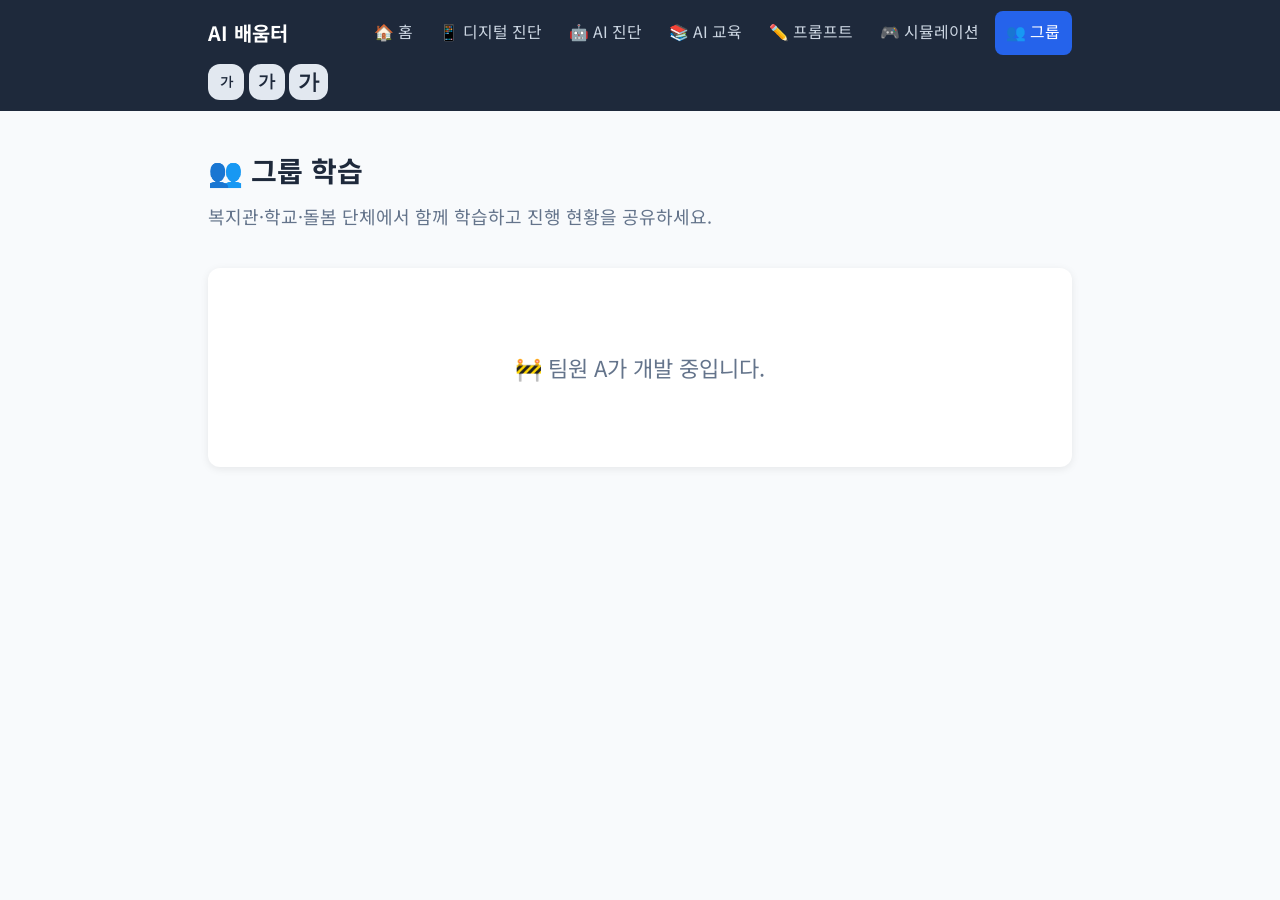
<file: group.html>
﻿<!DOCTYPE html>
<html lang="ko">
<head>
  <meta charset="UTF-8">
  <meta name="viewport" content="width=device-width, initial-scale=1.0">
  <title>그룹 학습 - AI 배움터</title>
  <link rel="preconnect" href="https://fonts.googleapis.com">
  <link href="https://fonts.googleapis.com/css2?family=Noto+Sans+KR:wght@400;600;700&display=swap" rel="stylesheet">
  <link rel="stylesheet" href="shared/style.css">
  <style>
    /* =====================================================
       팀원 A 담당 - 그룹 학습 전용 스타일
       이 <style> 블록에만 스타일을 추가하세요.
       shared/style.css 는 수정하지 마세요.
       ===================================================== */
  </style>
</head>
<body>
  <div id="nav-container"></div>
  <main>
    <div class="container">
      <div class="page-header">
        <h1>👥 그룹 학습</h1>
        <p>복지관·학교·돌봄 단체에서 함께 학습하고 진행 현황을 공유하세요.</p>
      </div>

      <!--
        =====================================================
        팀원 A: 여기서부터 콘텐츠를 구현하세요.

        담당 기능: 단체/팀 사용 기능
        브랜치: feature/digital-diagnosis (digital-diagnosis.html 과 같은 브랜치)
        localStorage prefix: ailv:group:
          - ailv:group:info     → { code, name, role, nickname }
          - ailv:group:members  → [ { nickname, data } ... ]  (운영자)

        구현 항목:
          1. 6자리 그룹 코드 생성 (운영자) / 입력 (참여자)
          2. 단체명 + 닉네임 입력으로 그룹 참여
          3. 그룹 구성원 진행 현황 모아보기 (JSON 가져오기 방식)
          4. 운영자 모드: 구성원 진행 현황 집계 뷰
          5. 참여자 모드: 그룹 내 현황 확인
          6. 저장: Utils.saveData('ailv:group:info', { code, name, role, nickname })
        =====================================================
      -->

      <div class="card">
        <p style="color:var(--color-text-muted); text-align:center; padding:3rem 0; font-size:var(--font-size-lg);">
          🚧 팀원 A가 개발 중입니다.
        </p>
      </div>

    </div>
  </main>
  <script src="shared/utils.js"></script>
  <script src="shared/nav.js"></script>
  <script>
    Utils.restoreFontSize();
    Nav.render();
    // 팀원 A: 여기에 JavaScript를 작성하세요.
  </script>
</body>
</html>
</file>
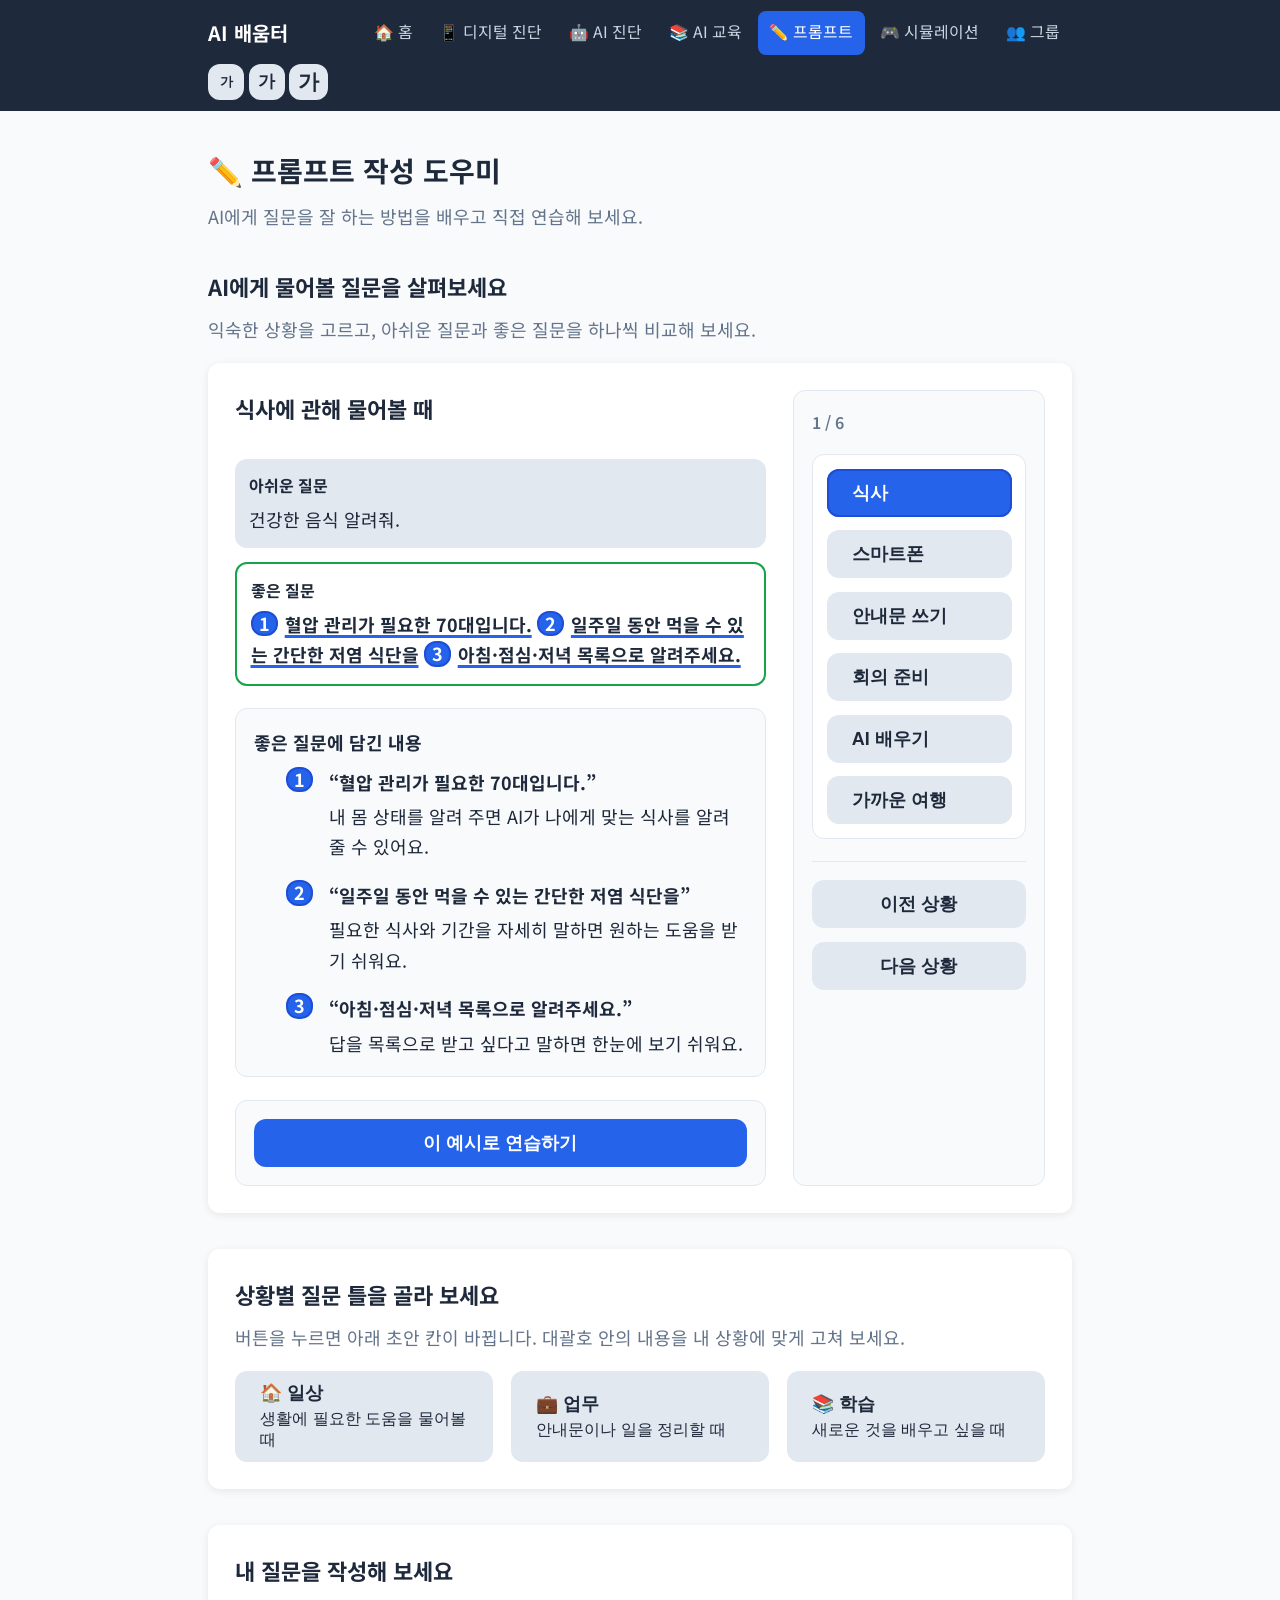
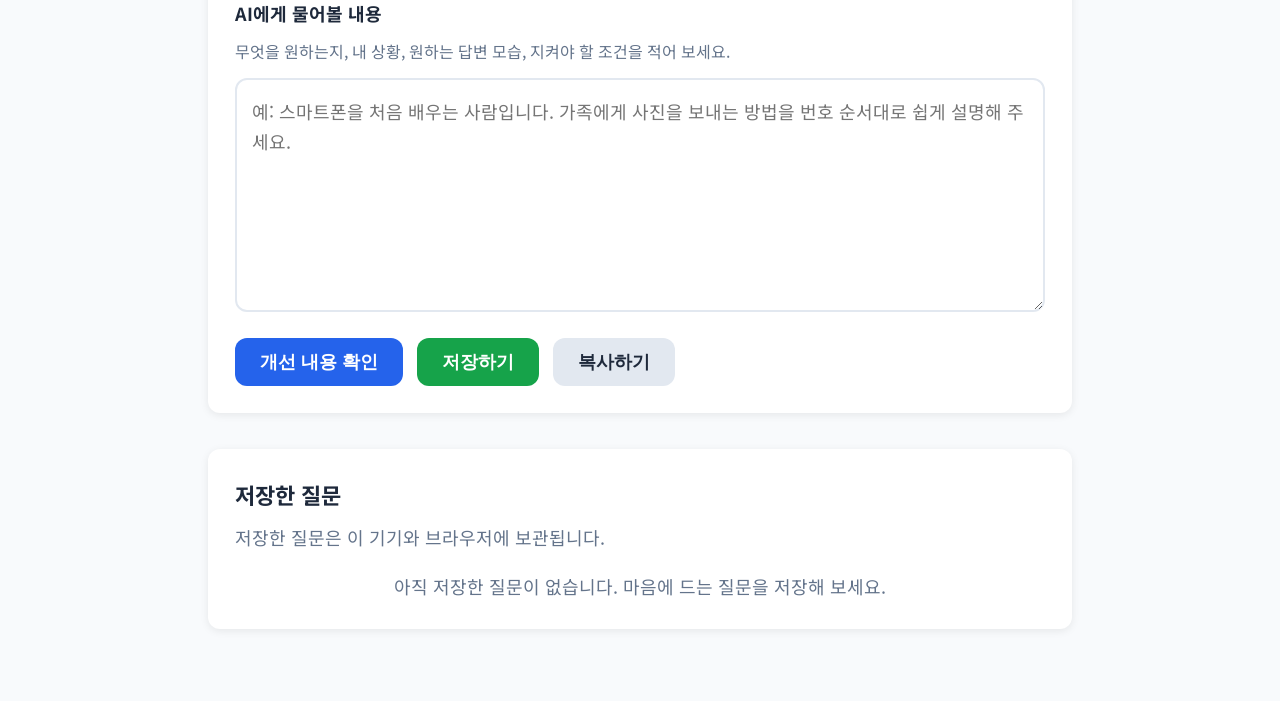
<file: prompt-helper.html>
﻿<!DOCTYPE html>
<html lang="ko">
<head>
  <meta charset="UTF-8">
  <meta name="viewport" content="width=device-width, initial-scale=1.0">
  <title>프롬프트 작성 도우미 - AI 배움터</title>
  <link rel="preconnect" href="https://fonts.googleapis.com">
  <link href="https://fonts.googleapis.com/css2?family=Noto+Sans+KR:wght@400;600;700&display=swap" rel="stylesheet">
  <link rel="stylesheet" href="shared/style.css">
  <style>
    /* =====================================================
       팀원 D 담당 - 프롬프트 작성 도우미 전용 스타일
       ===================================================== */
    .helper-section { margin-top: 2rem; }
    .helper-section__title { font-size: var(--font-size-lg); margin-bottom: 0.5rem; }
    .helper-section__intro { color: var(--color-text-muted); font-size: var(--font-size-md); margin-bottom: 1rem; }

    .template-grid { display: grid; grid-template-columns: repeat(3, 1fr); gap: 1rem; }
    .example-card__topic { color: var(--color-text-muted); font-size: var(--font-size-sm); font-weight: 600; margin-bottom: 0.75rem; }
    .comparison { display: grid; gap: 0.75rem; }
    .prompt-box { border-radius: var(--radius); padding: 0.75rem; }
    .prompt-box--poor { background: var(--color-border); }
    .prompt-box--good { background: var(--color-surface); border: 2px solid var(--color-success); }
    .prompt-box__label { display: block; font-size: var(--font-size-sm); font-weight: 700; margin-bottom: 0.25rem; }
    .prompt-box p { font-size: var(--font-size-md); }
    .example-tip { color: var(--color-text-muted); font-size: var(--font-size-sm); margin-top: 0.75rem; }

    /* One-at-a-time example viewer */
    .example-viewer { min-width: 0; }
    .example-viewer__layout,
    .example-viewer__content,
    .example-viewer__controls { min-width: 0; }
    .example-viewer__content,
    .example-viewer__controls { align-content: start; }
    .example-viewer__content > *,
    .example-viewer__controls > * { min-width: 0; }
    .example-viewer .comparison,
    .example-viewer .prompt-box,
    .example-viewer .example-explanations { max-width: 100%; }
    .example-viewer__layout { display: grid; gap: 1.5rem; min-width: 0; }
    .example-viewer__content,
    .example-viewer__controls { display: grid; gap: 1.25rem; min-width: 0; align-content: start; }
    .example-viewer__controls { background: var(--color-bg); border: 1px solid var(--color-border); border-radius: var(--radius); padding: 1rem; }
    .example-viewer__controls > .example-card__topic { margin-bottom: -0.25rem; }
    .example-category-controls { background: var(--color-surface); border: 1px solid var(--color-border); border-radius: var(--radius); display: grid; gap: 0.75rem; grid-template-columns: 1fr; padding: 0.75rem; }
    .example-category-controls .btn,
    .example-viewer .action-row .btn { line-height: 1.45; min-width: 0; overflow-wrap: anywhere; text-align: center; white-space: normal; width: 100%; }
    .example-category-controls .btn { justify-content: flex-start; }
    .example-category-controls [aria-pressed="true"] { background: var(--color-primary); box-shadow: inset 0 0 0 2px var(--color-primary-dark); color: var(--color-surface); }
    .example-category-controls .btn:focus-visible,
    .example-viewer .action-row .btn:focus-visible { outline: 3px solid var(--color-primary-dark); outline-offset: 3px; position: relative; z-index: 1; }
    .example-viewer__controls > .action-row { border-top: 1px solid var(--color-border); margin-top: 0; padding-top: 1rem; }
    .example-viewer__header { min-width: 0; }
    .example-viewer__header .helper-section__title { overflow-wrap: anywhere; }
    .example-viewer .comparison { min-width: 0; }
    .example-viewer .prompt-box { min-width: 0; overflow-wrap: anywhere; }
    .example-viewer .prompt-box p { overflow-wrap: anywhere; }
    .prompt-box--good mark,
    .marked-phrase { background: var(--color-surface); color: inherit; font-weight: 700; text-decoration-color: var(--color-primary); text-decoration-line: underline; text-decoration-style: solid; text-decoration-thickness: 0.15em; text-underline-offset: 0.15em; }
    .marked-phrase__marker,
    .phrase-marker,
    .example-explanation__marker { align-items: center; background: var(--color-primary); border: 2px solid var(--color-primary-dark); border-radius: var(--radius); color: var(--color-surface); display: inline-flex; font-weight: 700; justify-content: center; line-height: 1.2; margin-inline-end: 0.4rem; min-width: 1.5em; padding: 0 0.25rem; vertical-align: text-top; }
    .example-explanations { background: var(--color-bg); border: 1px solid var(--color-border); border-radius: var(--radius); min-width: 0; padding: 1rem; }
    #active-example-explanations { display: grid; gap: 1rem; list-style-position: outside; padding-left: 1.5rem; }
    #active-example-explanations li { min-width: 0; overflow-wrap: anywhere; padding-left: 0.25rem; }
    .example-explanation { align-items: start; display: grid; gap: 0.5rem; grid-template-columns: auto minmax(0, 1fr); }
    .example-explanation__content { min-width: 0; overflow-wrap: anywhere; }
    .example-explanation__content strong,
    .example-explanation__content p { overflow-wrap: anywhere; }
    .example-explanation__content p { margin-top: 0.2rem; }
    .example-viewer .action-row { display: grid; gap: 0.75rem; grid-template-columns: repeat(auto-fit, minmax(min(100%, 12rem), 1fr)); margin-top: 0; }
    .example-viewer__content > .action-row { background: var(--color-bg); border: 1px solid var(--color-border); border-radius: var(--radius); padding: 1rem; }
    .example-viewer .btn:focus-visible { outline: 3px solid var(--color-primary-dark); outline-offset: 3px; position: relative; z-index: 1; }
    .visually-hidden { border: 0; clip: rect(0 0 0 0); clip-path: inset(50%); height: 1px; margin: -1px; overflow: hidden; padding: 0; position: absolute; white-space: nowrap; width: 1px; }

    .template-button { align-items: flex-start; flex-direction: column; gap: 0.2rem; text-align: left; width: 100%; }
    .template-button strong { font-size: var(--font-size-md); }
    .template-button span { font-size: var(--font-size-sm); font-weight: 400; }
    .template-button.is-selected { background: var(--color-primary); color: var(--color-surface); }

    .form-label { display: block; font-size: var(--font-size-md); font-weight: 700; margin-bottom: 0.5rem; }
    .form-help { color: var(--color-text-muted); font-size: var(--font-size-sm); margin-bottom: 0.75rem; }
    .draft-input { background: var(--color-surface); border: 2px solid var(--color-border); border-radius: var(--radius); color: var(--color-text); font-family: inherit; font-size: var(--font-size-md); line-height: 1.7; min-height: 13rem; padding: 0.85rem; resize: vertical; width: 100%; }
    .draft-input:focus { border-color: var(--color-primary); outline: none; }
    .action-row { display: flex; flex-wrap: wrap; gap: 0.75rem; margin-top: 1rem; }

    .status-message { border-radius: var(--radius); display: none; font-size: var(--font-size-md); font-weight: 600; margin-top: 1rem; padding: 0.8rem 1rem; }
    .status-message.is-visible { display: block; }
    .status-message--info { background: var(--color-border); color: var(--color-text); }
    .status-message--success { background: var(--color-surface); border: 2px solid var(--color-success); color: var(--color-text); }
    .status-message--warning { background: var(--color-surface); border: 2px solid var(--color-warning); color: var(--color-text); }

    .feedback-panel { border: 2px solid var(--color-primary); border-radius: var(--radius); margin-top: 1rem; padding: 1rem; }
    .feedback-panel[hidden] { display: none; }
    .feedback-panel__title { font-size: var(--font-size-md); margin-bottom: 0.5rem; }
    .feedback-panel__note { color: var(--color-text-muted); font-size: var(--font-size-sm); margin-bottom: 0.75rem; }
    .feedback-list { list-style: none; display: grid; gap: 0.6rem; }
    .feedback-item { font-size: var(--font-size-md); padding-left: 0.25rem; }
    .feedback-item--complete { color: var(--color-text); font-weight: 700; }
    .feedback-item--needs-work { color: var(--color-text); }

    .saved-list { display: grid; gap: 1rem; }
    .empty-saved { color: var(--color-text-muted); font-size: var(--font-size-md); text-align: center; }
    .saved-item { border: 1px solid var(--color-border); border-radius: var(--radius); padding: 1rem; }
    .saved-item__date { color: var(--color-text-muted); font-size: var(--font-size-sm); margin-bottom: 0.5rem; }
    .saved-item__text { font-size: var(--font-size-md); overflow-wrap: anywhere; white-space: pre-wrap; }
    .saved-item .btn { margin-top: 0.75rem; }

    @media (min-width: 601px) {
      .example-viewer__layout { grid-template-columns: minmax(0, 1.8fr) minmax(14rem, 0.8fr); }
    }

    @media (max-width: 700px) {
      .example-viewer__layout {
        grid-template-columns: minmax(0, 1fr);
      }
      .example-viewer__controls {
        border: 1px solid var(--color-border);
        padding: 1rem;
      }
    }

    @media (max-width: 600px) {
      .template-grid { grid-template-columns: 1fr; }
      .action-row .btn { width: 100%; }
      .example-viewer__layout { grid-template-columns: minmax(0, 1fr); }
      .example-viewer__content,
      .example-viewer__controls { min-width: 0; }
      .example-viewer__controls { border: 1px solid var(--color-border); padding: 1rem; }
      .example-category-controls,
      .example-viewer__controls .action-row { grid-template-columns: minmax(0, 1fr); }
      .example-viewer,
      .example-viewer__layout,
      .example-viewer__content,
      .example-viewer__controls,
      .example-viewer .comparison,
      .example-viewer .prompt-box,
      .example-explanations { max-width: 100%; }
      .example-viewer .prompt-box p,
      .example-explanations,
      .example-explanations li { overflow-wrap: anywhere; }
    }
  </style>
</head>
<body>
  <div id="nav-container"></div>
  <main>
    <div class="container">
      <div class="page-header">
        <h1>✏️ 프롬프트 작성 도우미</h1>
        <p>AI에게 질문을 잘 하는 방법을 배우고 직접 연습해 보세요.</p>
      </div>

      <section class="helper-section" aria-labelledby="examples-title">
        <h2 id="examples-title" class="helper-section__title">AI에게 물어볼 질문을 살펴보세요</h2>
        <p class="helper-section__intro">익숙한 상황을 고르고, 아쉬운 질문과 좋은 질문을 하나씩 비교해 보세요.</p>
        <div class="card example-viewer" aria-label="AI에게 물어볼 질문 배우기">
          <div class="example-viewer__layout">
            <div class="example-viewer__content">
              <div class="example-viewer__header">
                <h3 id="active-example-title" class="helper-section__title">식사에 관해 물어볼 때</h3>
                <p id="active-example-announcement" class="visually-hidden" role="status" aria-live="polite" aria-atomic="true"></p>
              </div>

              <div id="active-example-comparison" class="comparison" role="region" aria-labelledby="active-example-title">
                <div class="prompt-box prompt-box--poor">
                  <span class="prompt-box__label">아쉬운 질문</span>
                  <p>건강한 음식 알려줘.</p>
                </div>
                <div class="prompt-box prompt-box--good">
                  <span class="prompt-box__label">좋은 질문</span>
                  <p>혈압 관리가 필요한 70대입니다. 일주일 동안 먹을 수 있는 간단한 저염 식단을 아침·점심·저녁 목록으로 알려주세요.</p>
                </div>
              </div>

              <section class="example-explanations" aria-labelledby="example-explanations-title">
                <h4 id="example-explanations-title" class="form-label">좋은 질문에 담긴 내용</h4>
                <ol id="active-example-explanations">
                  <li><strong>1. 내 상황</strong> “혈압 관리가 필요한 70대입니다.”라고 말해 나에게 맞는 식사를 알려 달라고 했어요.</li>
                  <li><strong>2. 원하는 도움</strong> “일주일 동안 먹을 수 있는 간단한 저염 식단”이라고 필요한 도움을 자세히 말했어요.</li>
                  <li><strong>3. 받고 싶은 모습</strong> “아침·점심·저녁 목록”이라고 보기 쉬운 답의 모습을 정했어요.</li>
                </ol>
              </section>

              <div class="action-row" aria-label="예시 질문 연습하기">
                <button type="button" id="practice-example-button" class="btn btn-primary">이 예시로 연습하기</button>
              </div>
            </div>

            <div class="example-viewer__controls">
              <p id="active-example-position" class="example-card__topic">1 / 6</p>
              <div class="example-category-controls" role="group" aria-label="상황 고르기">
                <button type="button" class="btn btn-secondary" data-example-id="meal" aria-pressed="true">식사</button>
                <button type="button" class="btn btn-secondary" data-example-id="smartphone" aria-pressed="false">스마트폰</button>
                <button type="button" class="btn btn-secondary" data-example-id="notice" aria-pressed="false">안내문 쓰기</button>
                <button type="button" class="btn btn-secondary" data-example-id="meeting" aria-pressed="false">회의 준비</button>
                <button type="button" class="btn btn-secondary" data-example-id="ai-learning" aria-pressed="false">AI 배우기</button>
                <button type="button" class="btn btn-secondary" data-example-id="travel" aria-pressed="false">가까운 여행</button>
              </div>

              <div class="action-row" aria-label="상황 이동">
                <button type="button" id="previous-example-button" class="btn btn-secondary">이전 상황</button>
                <button type="button" id="next-example-button" class="btn btn-secondary">다음 상황</button>
              </div>
            </div>
          </div>
        </div>

      </section>

      <section class="helper-section" aria-labelledby="templates-title">
        <div class="card">
          <h2 id="templates-title" class="helper-section__title">상황별 질문 틀을 골라 보세요</h2>
          <p class="helper-section__intro">버튼을 누르면 아래 초안 칸이 바뀝니다. 대괄호 안의 내용을 내 상황에 맞게 고쳐 보세요.</p>
          <div class="template-grid" aria-label="프롬프트 템플릿 선택">
            <button type="button" class="btn btn-secondary template-button" data-template="daily" aria-pressed="false"><strong>🏠 일상</strong><span>생활에 필요한 도움을 물어볼 때</span></button>
            <button type="button" class="btn btn-secondary template-button" data-template="work" aria-pressed="false"><strong>💼 업무</strong><span>안내문이나 일을 정리할 때</span></button>
            <button type="button" class="btn btn-secondary template-button" data-template="learning" aria-pressed="false"><strong>📚 학습</strong><span>새로운 것을 배우고 싶을 때</span></button>
          </div>
        </div>
      </section>

      <section class="helper-section" aria-labelledby="draft-title">
        <div class="card">
          <h2 id="draft-title" class="helper-section__title">내 질문을 작성해 보세요</h2>
          <label class="form-label" for="draft-input">AI에게 물어볼 내용</label>
          <p id="draft-help" class="form-help">무엇을 원하는지, 내 상황, 원하는 답변 모습, 지켜야 할 조건을 적어 보세요.</p>
          <textarea id="draft-input" class="draft-input" aria-describedby="draft-help" placeholder="예: 스마트폰을 처음 배우는 사람입니다. 가족에게 사진을 보내는 방법을 번호 순서대로 쉽게 설명해 주세요."></textarea>
          <div class="action-row">
            <button type="button" id="feedback-button" class="btn btn-primary">개선 내용 확인</button>
            <button type="button" id="save-button" class="btn btn-success">저장하기</button>
            <button type="button" id="copy-button" class="btn btn-secondary">복사하기</button>
          </div>
          <div id="status-message" class="status-message" role="status" aria-live="polite"></div>
          <div id="feedback-panel" class="feedback-panel" aria-live="polite" hidden>
            <h3 class="feedback-panel__title">질문 점검 결과</h3>
            <p class="feedback-panel__note">이 결과는 더 구체적인 질문을 연습하도록 돕는 간단한 규칙 기반 안내입니다.</p>
            <ul id="feedback-list" class="feedback-list"></ul>
          </div>
        </div>
      </section>

      <section class="helper-section" aria-labelledby="saved-title">
        <div class="card">
          <h2 id="saved-title" class="helper-section__title">저장한 질문</h2>
          <p class="helper-section__intro">저장한 질문은 이 기기와 브라우저에 보관됩니다.</p>
          <div id="saved-list" class="saved-list" aria-live="polite"></div>
        </div>
      </section>
    </div>
  </main>
  <script src="shared/utils.js"></script>
  <script src="shared/nav.js"></script>
  <script>
    Utils.restoreFontSize();
    Nav.render();

    const STORAGE_KEY = 'ailv:prompt:saved';
    const templates = {
      daily: '[내 상황]입니다. [해결하고 싶은 일]을 도와주세요. [원하는 답변 형식]으로 알려주시고, [지켜야 할 조건]을 고려해 주세요.',
      work: '[누구에게] 전달할 [업무 내용]을 준비하고 있습니다. [원하는 결과]를 작성해 주세요. [꼭 포함할 내용]을 넣고, [길이 또는 말투 조건]을 지켜 주세요.',
      learning: '[배우고 싶은 주제]를 처음 배우는 사람입니다. [알고 싶은 내용]을 설명해 주세요. [원하는 답변 형식]으로, [쉬운 표현 또는 분량 조건]에 맞춰 알려주세요.'
    };

    const feedbackRules = [
      {
        label: '목적 또는 요청',
        matched: /알려|설명|추천|도와|작성|정리|계획|방법|만들|찾아|보여|번역|비교|답해|어떻게|무엇|왜/,
        suggestion: '무엇을 알고 싶거나 하고 싶은지 적어 보세요. 예: “사진 보내는 방법을 알려주세요.”'
      },
      {
        label: '상황 또는 대상',
        matched: /저는|나는|제가|대상|상황|초보|처음|어르신|노인|가족|직장|회사|학교|학생|아이|스마트폰|현재|[0-9]+(?:살|명|년)/,
        suggestion: '누가, 어떤 상황에서 쓰는지 적어 보세요. 예: “스마트폰을 처음 배우는 사람입니다.”'
      },
      {
        label: '원하는 답변 형식',
        matched: /목록|단계|순서|표|문장|예시|간단|쉽게|한눈|번호|항목|요약|[0-9]+(?:가지|개)/,
        suggestion: '답변을 어떤 모습으로 받고 싶은지 적어 보세요. 예: “번호 순서대로 쉽게 설명해 주세요.”'
      },
      {
        label: '조건 또는 제약',
        matched: /이내|이하|넘지|제외|포함|하지\s?말|피해|주의|조건|예산|[0-9]+\s?(?:분|시간|원)|어려운\s?말\s?없이|짧게|길지\s?않/,
        suggestion: '꼭 지켜야 할 조건을 적어 보세요. 예: “문장 5개 이내로 써 주세요.”'
      }
    ];

    const draftInput = document.getElementById('draft-input');
    const feedbackButton = document.getElementById('feedback-button');
    const saveButton = document.getElementById('save-button');
    const copyButton = document.getElementById('copy-button');
    const feedbackPanel = document.getElementById('feedback-panel');
    const feedbackList = document.getElementById('feedback-list');
    const statusMessage = document.getElementById('status-message');
    const savedList = document.getElementById('saved-list');
    const templateButtons = document.querySelectorAll('[data-template]');
    const categoryButtons = document.querySelectorAll('[data-example-id]');
    const activeExamplePosition = document.getElementById('active-example-position');
    const activeExampleTitle = document.getElementById('active-example-title');
    const activeExampleAnnouncement = document.getElementById('active-example-announcement');
    const activeExampleComparison = document.getElementById('active-example-comparison');
    const activeExampleExplanations = document.getElementById('active-example-explanations');
    const previousExampleButton = document.getElementById('previous-example-button');
    const nextExampleButton = document.getElementById('next-example-button');
    const practiceExampleButton = document.getElementById('practice-example-button');

    const promptExamples = [
      {
        id: 'meal',
        categoryLabel: '식사',
        categoryDescription: '건강을 생각한 식사를 물어볼 때',
        weakQuestion: '건강한 음식 알려줘.',
        goodQuestionParts: [
          {
            id: 'situation',
            text: '혈압 관리가 필요한 70대입니다.',
            explanation: '내 몸 상태를 알려 주면 AI가 나에게 맞는 식사를 알려 줄 수 있어요.'
          },
          {
            id: 'request',
            text: '일주일 동안 먹을 수 있는 간단한 저염 식단을',
            explanation: '필요한 식사와 기간을 자세히 말하면 원하는 도움을 받기 쉬워요.'
          },
          {
            id: 'format',
            text: '아침·점심·저녁 목록으로 알려주세요.',
            explanation: '답을 목록으로 받고 싶다고 말하면 한눈에 보기 쉬워요.'
          }
        ]
      },
      {
        id: 'smartphone',
        categoryLabel: '스마트폰',
        categoryDescription: '스마트폰 사용법을 물어볼 때',
        weakQuestion: '사진 보내는 법 알려줘.',
        goodQuestionParts: [
          {
            id: 'situation',
            text: '스마트폰을 처음 배우는 사람입니다.',
            explanation: '처음 배우는 사람이라고 말하면 AI가 어려운 설명을 줄일 수 있어요.'
          },
          {
            id: 'request',
            text: '카카오톡으로 가족에게 사진 한 장을 보내는 방법을',
            explanation: '어떤 앱에서 누구에게 무엇을 보낼지 말하면 필요한 방법을 알려 줘요.'
          },
          {
            id: 'format',
            text: '번호 순서대로 쉽게 설명해 주세요.',
            explanation: '번호 순서와 쉬운 설명을 부탁하면 따라 하기 편해요.'
          }
        ]
      },
      {
        id: 'notice',
        categoryLabel: '안내문 쓰기',
        categoryDescription: '다른 사람에게 전할 안내문을 쓸 때',
        weakQuestion: '안내문 써줘.',
        goodQuestionParts: [
          {
            id: 'audience-request',
            text: '경로당 회원에게 알릴 봄나들이 안내문을 작성해 주세요.',
            explanation: '누구에게 알릴 어떤 글인지 말하면 알맞은 안내문을 받을 수 있어요.'
          },
          {
            id: 'details',
            text: '날짜, 출발 시간, 준비물을 넣고',
            explanation: '꼭 넣을 내용을 말하면 중요한 안내가 빠지지 않아요.'
          },
          {
            id: 'constraint',
            text: '정중한 문장 5개 이내로 써 주세요.',
            explanation: '말투와 길이를 정하면 바로 쓰기 좋은 글을 받을 수 있어요.'
          }
        ]
      },
      {
        id: 'meeting',
        categoryLabel: '회의 준비',
        categoryDescription: '회의를 준비할 때',
        weakQuestion: '회의 준비 알려줘.',
        goodQuestionParts: [
          {
            id: 'situation',
            text: '주민센터 자원봉사자 회의를 준비합니다.',
            explanation: '회의의 대상과 상황을 알려 주면 알맞은 준비를 생각하기 쉬워요.'
          },
          {
            id: 'constraint-request',
            text: '1시간 회의에 맞는 준비물과 진행 순서를',
            explanation: '회의 시간과 필요한 도움을 말하면 실제 일정에 맞는 답을 받을 수 있어요.'
          },
          {
            id: 'format',
            text: '표로 정리해 주세요.',
            explanation: '표로 정리해 달라고 하면 준비할 일을 차례로 살펴보기 쉬워요.'
          }
        ]
      },
      {
        id: 'ai-learning',
        categoryLabel: 'AI 배우기',
        categoryDescription: 'AI를 처음 배울 때',
        weakQuestion: 'AI가 뭐야?',
        goodQuestionParts: [
          {
            id: 'situation',
            text: 'AI를 처음 배우는 70대입니다.',
            explanation: '처음 배우는 사람이라고 말하면 내 수준에 맞춘 설명을 받을 수 있어요.'
          },
          {
            id: 'request',
            text: 'AI가 일상생활에서 도와줄 수 있는 일을',
            explanation: '궁금한 내용을 생활 속 도움으로 좁혀 말하면 필요한 예시를 받을 수 있어요.'
          },
          {
            id: 'format',
            text: '어려운 말 없이 3가지 예시로 설명해 주세요.',
            explanation: '쉬운 말과 예시 개수를 정하면 부담 없이 이해하기 좋아요.'
          }
        ]
      },
      {
        id: 'travel',
        categoryLabel: '가까운 여행',
        categoryDescription: '가까운 곳으로 여행을 준비할 때',
        weakQuestion: '여행 알려줘.',
        goodQuestionParts: [
          {
            id: 'constraint',
            text: '걷는 시간이 길지 않은 여행을 원합니다.',
            explanation: '걷는 시간처럼 지켜야 할 조건을 말하면 몸에 맞는 곳을 찾기 쉬워요.'
          },
          {
            id: 'people-place',
            text: '부부 두 명이 당일로 갈 수 있는 서울 근교 여행지 3곳을',
            explanation: '함께 가는 사람, 기간, 지역, 개수를 말하면 맞는 여행지를 추천받을 수 있어요.'
          },
          {
            id: 'detail',
            text: '교통편과 함께 추천해 주세요.',
            explanation: '필요한 정보를 함께 말하면 여행 준비에 바로 쓸 수 있어요.'
          }
        ]
      }
    ];

    function validatePromptExamples(examples) {
      if (!Array.isArray(examples) || examples.length !== 6) {
        throw new Error('질문 예시는 정확히 6개여야 합니다.');
      }

      const exampleIds = new Set();
      examples.forEach((example) => {
        const requiredLabels = [
          example.id,
          example.categoryLabel,
          example.categoryDescription,
          example.weakQuestion
        ];
        if (requiredLabels.some((value) => typeof value !== 'string' || !value.trim())) {
          throw new Error('질문 예시에는 id, 상황 이름, 상황 설명, 아쉬운 질문이 모두 필요합니다.');
        }
        if (exampleIds.has(example.id)) {
          throw new Error('질문 예시 id가 중복되었습니다: ' + example.id);
        }
        exampleIds.add(example.id);

        if (!Array.isArray(example.goodQuestionParts) || example.goodQuestionParts.length < 2) {
          throw new Error('좋은 질문에는 두 개 이상의 표시할 부분이 필요합니다: ' + example.id);
        }

        const partIds = new Set();
        example.goodQuestionParts.forEach((part) => {
          if (!part || typeof part.id !== 'string' || !part.id.trim()
            || typeof part.text !== 'string' || !part.text.trim()
            || typeof part.explanation !== 'string' || !part.explanation.trim()) {
            throw new Error('좋은 질문의 각 부분에는 id, 문장, 설명이 모두 필요합니다: ' + example.id);
          }
          if (partIds.has(part.id)) {
            throw new Error('좋은 질문 부분 id가 중복되었습니다: ' + example.id + '/' + part.id);
          }
          partIds.add(part.id);
        });
      });

      return examples;
    }

    validatePromptExamples(promptExamples);

    let activeExampleId = promptExamples[0].id;

    function getActiveExample() {
      const activeExample = promptExamples.find((example) => example.id === activeExampleId);
      if (activeExample) return activeExample;

      const firstExample = promptExamples[0] || null;
      if (firstExample) activeExampleId = firstExample.id;
      return firstExample;
    }

    function getActiveGoodQuestion() {
      const example = getActiveExample();
      if (!example) return '';
      return example.goodQuestionParts.map((part) => part.text).join(' ');
    }

    function requestExamplePractice() {
      const text = getActiveGoodQuestion();
      if (!text) return;

      if (draftInput.value.trim() && !window.confirm('지금 쓴 질문을 예시 질문으로 바꿀까요?')) return;

      draftInput.value = text;
      feedbackPanel.hidden = true;
      showStatus('예시 질문을 초안 칸에 넣었습니다. 내 상황에 맞게 바꿔 보세요.', 'info');
      draftInput.focus();
    }

    function renderCategoryLabels() {
      categoryButtons.forEach((button) => {
        const example = promptExamples.find((item) => item.id === button.dataset.exampleId);
        if (example) button.textContent = example.categoryLabel;
      });
    }

    function createPromptBox(label, modifierClass, content) {
      const box = document.createElement('div');
      box.className = 'prompt-box ' + modifierClass;

      const labelElement = document.createElement('span');
      labelElement.className = 'prompt-box__label';
      labelElement.textContent = label;

      const question = document.createElement('p');
      question.append(content);
      box.append(labelElement, question);
      return box;
    }

    function renderGoodQuestion(parts) {
      const fragment = document.createDocumentFragment();

      parts.forEach((part, index) => {
        if (index > 0) fragment.append(document.createTextNode(' '));

        const markerNumber = String(index + 1);
        const markerId = 'active-example-marker-' + part.id;
        const explanationId = 'active-example-explanation-' + part.id;
        const markedPhrase = document.createElement('mark');
        markedPhrase.className = 'marked-phrase';
        markedPhrase.setAttribute('aria-describedby', explanationId);

        const marker = document.createElement('span');
        marker.className = 'marked-phrase__marker';
        marker.id = markerId;
        marker.textContent = markerNumber;
        marker.setAttribute('aria-label', markerNumber + '번');

        const phraseText = document.createTextNode(part.text);
        markedPhrase.append(marker, phraseText);
        fragment.append(markedPhrase);
      });

      return fragment;
    }

    function renderPhraseExplanations(parts) {
      activeExampleExplanations.replaceChildren();

      parts.forEach((part, index) => {
        const markerNumber = String(index + 1);
        const markerId = 'active-example-marker-' + part.id;
        const explanationId = 'active-example-explanation-' + part.id;
        const item = document.createElement('li');
        item.className = 'example-explanation';
        item.id = explanationId;
        item.setAttribute('aria-labelledby', markerId);

        const marker = document.createElement('span');
        marker.className = 'example-explanation__marker';
        marker.textContent = markerNumber;
        marker.setAttribute('aria-label', markerNumber + '번');

        const content = document.createElement('div');
        content.className = 'example-explanation__content';

        const phrase = document.createElement('strong');
        phrase.textContent = '“' + part.text + '”';

        const explanation = document.createElement('p');
        explanation.textContent = part.explanation;

        content.append(phrase, explanation);
        item.append(marker, content);
        activeExampleExplanations.append(item);
      });
    }

    function renderActiveExample() {
      const example = getActiveExample();
      if (!example) return;

      activeExampleId = example.id;
      updateCategoryButtons(activeExampleId);
      const exampleIndex = promptExamples.indexOf(example);
      activeExamplePosition.textContent = String(exampleIndex + 1) + ' / ' + String(promptExamples.length);
      activeExampleTitle.textContent = example.categoryLabel + '에 관해 물어볼 때';

      const weakQuestion = document.createTextNode(example.weakQuestion);
      const goodQuestion = renderGoodQuestion(example.goodQuestionParts);
      activeExampleComparison.replaceChildren(
        createPromptBox('아쉬운 질문', 'prompt-box--poor', weakQuestion),
        createPromptBox('좋은 질문', 'prompt-box--good', goodQuestion)
      );
      renderPhraseExplanations(example.goodQuestionParts);
    }

    function updateCategoryButtons(activeExampleId) {
      categoryButtons.forEach((button) => {
        const isSelected = button.dataset.exampleId === activeExampleId;
        button.setAttribute('aria-pressed', String(isSelected));
      });
    }

    function announceActiveExample(example) {
      const exampleIndex = promptExamples.indexOf(example);
      const positionText = String(exampleIndex + 1) + ' / ' + String(promptExamples.length);
      activeExampleAnnouncement.textContent = example.categoryLabel + ' 상황을 선택했습니다. ' + positionText + '. ' + example.categoryDescription + '.';
    }

    function setActiveExample(exampleId) {
      const requestedExample = promptExamples.find((example) => example.id === exampleId);
      const currentExample = getActiveExample();
      const resolvedExample = requestedExample || currentExample;
      if (!resolvedExample) return null;

      const hasChanged = resolvedExample.id !== activeExampleId;
      activeExampleId = resolvedExample.id;
      updateCategoryButtons(activeExampleId);
      renderActiveExample();
      if (hasChanged) announceActiveExample(resolvedExample);
      return resolvedExample;
    }

    function moveActiveExample(direction) {
      const currentExample = getActiveExample();
      if (!currentExample || promptExamples.length === 0) return null;

      const currentIndex = promptExamples.indexOf(currentExample);
      const nextIndex = (currentIndex + direction + promptExamples.length) % promptExamples.length;
      return setActiveExample(promptExamples[nextIndex].id);
    }

    function moveCategorySelection(button, direction) {
      if (!categoryButtons.length) return;

      const buttonIndex = Array.prototype.indexOf.call(categoryButtons, button);
      if (buttonIndex < 0) return;

      const nextButtonIndex = (buttonIndex + direction + categoryButtons.length) % categoryButtons.length;
      const nextButton = categoryButtons[nextButtonIndex];
      setActiveExample(nextButton.dataset.exampleId);
      nextButton.focus();
    }

    function showStatus(message, type) {
      statusMessage.textContent = message;
      statusMessage.className = 'status-message is-visible status-message--' + type;
    }

    function readSavedPrompts() {
      const stored = Utils.loadData(STORAGE_KEY, []);
      if (!Array.isArray(stored)) return [];
      return stored.filter((item) => item && typeof item.text === 'string' && typeof item.date === 'string');
    }

    function formatSavedDate(dateText) {
      const date = new Date(dateText);
      if (Number.isNaN(date.getTime())) return '저장 날짜를 알 수 없습니다.';
      return new Intl.DateTimeFormat('ko-KR', { dateStyle: 'medium', timeStyle: 'short' }).format(date);
    }

    function renderSavedPrompts() {
      const prompts = readSavedPrompts();
      savedList.replaceChildren();

      if (prompts.length === 0) {
        const emptyMessage = document.createElement('p');
        emptyMessage.className = 'empty-saved';
        emptyMessage.textContent = '아직 저장한 질문이 없습니다. 마음에 드는 질문을 저장해 보세요.';
        savedList.append(emptyMessage);
        return;
      }

      prompts.forEach((prompt, index) => {
        const item = document.createElement('article');
        item.className = 'saved-item';

        const date = document.createElement('p');
        date.className = 'saved-item__date';
        date.textContent = '저장한 때: ' + formatSavedDate(prompt.date);

        const text = document.createElement('p');
        text.className = 'saved-item__text';
        text.textContent = prompt.text;

        const deleteButton = document.createElement('button');
        deleteButton.type = 'button';
        deleteButton.className = 'btn btn-danger';
        deleteButton.textContent = '이 질문 삭제하기';
        deleteButton.setAttribute('aria-label', '저장한 질문 삭제하기');
        deleteButton.addEventListener('click', () => deleteSavedPrompt(index));

        item.append(date, text, deleteButton);
        savedList.append(item);
      });
    }

    function deleteSavedPrompt(index) {
      const prompts = readSavedPrompts();
      if (!prompts[index]) return;
      if (!window.confirm('이 저장한 질문을 삭제할까요?')) return;

      prompts.splice(index, 1);
      Utils.saveData(STORAGE_KEY, prompts);
      renderSavedPrompts();
      showStatus('저장한 질문을 삭제했습니다.', 'info');
    }

    function setSelectedTemplate(button) {
      templateButtons.forEach((templateButton) => {
        const isSelected = templateButton === button;
        templateButton.classList.toggle('is-selected', isSelected);
        templateButton.setAttribute('aria-pressed', String(isSelected));
      });
    }

    function checkDraft() {
      const draft = draftInput.value.trim();
      feedbackList.replaceChildren();
      feedbackPanel.hidden = false;

      if (!draft) {
        const emptyFeedback = document.createElement('li');
        emptyFeedback.className = 'feedback-item feedback-item--needs-work';
        emptyFeedback.textContent = '먼저 AI에게 물어볼 내용을 입력해 주세요.';
        feedbackList.append(emptyFeedback);
        showStatus('초안을 입력한 뒤 개선 내용을 확인해 주세요.', 'warning');
        draftInput.focus();
        return;
      }

      if (/\[[^\]]+\]/.test(draft)) {
        const placeholderFeedback = document.createElement('li');
        placeholderFeedback.className = 'feedback-item feedback-item--needs-work';
        placeholderFeedback.textContent = '대괄호 안의 빈칸을 내 상황에 맞는 말로 모두 바꾼 뒤 다시 확인해 주세요.';
        feedbackList.append(placeholderFeedback);
        showStatus('질문 틀의 빈칸을 채우면 더 정확하게 점검할 수 있습니다.', 'warning');
        draftInput.focus();
        return;
      }

      let completedCount = 0;
      if (draft.length < 15) {
        const shortFeedback = document.createElement('li');
        shortFeedback.className = 'feedback-item feedback-item--needs-work';
        shortFeedback.textContent = '더 자세히 적어 보세요. 한 문장보다 두세 문장으로 상황과 원하는 답을 설명하면 도움이 됩니다.';
        feedbackList.append(shortFeedback);
      }

      feedbackRules.forEach((rule) => {
        const item = document.createElement('li');
        const isComplete = rule.matched.test(draft);
        item.className = 'feedback-item ' + (isComplete ? 'feedback-item--complete' : 'feedback-item--needs-work');
        item.textContent = isComplete
          ? '✓ ' + rule.label + '이(가) 잘 들어가 있습니다.'
          : '○ ' + rule.label + '을(를) 더해 보세요. ' + rule.suggestion;
        if (isComplete) completedCount += 1;
        feedbackList.append(item);
      });

      if (completedCount === feedbackRules.length && draft.length >= 15) {
        showStatus('구체적으로 잘 작성하셨습니다. 원하는 답을 얻기 좋은 질문입니다.', 'success');
      } else {
        showStatus('점검 결과를 참고해 질문을 조금 더 구체적으로 만들어 보세요.', 'info');
      }
    }

    function saveDraft() {
      const text = draftInput.value.trim();
      if (!text) {
        showStatus('저장할 질문을 먼저 입력해 주세요.', 'warning');
        draftInput.focus();
        return;
      }

      const prompts = readSavedPrompts();
      prompts.unshift({ text, date: new Date().toISOString() });
      Utils.saveData(STORAGE_KEY, prompts);
      renderSavedPrompts();
      showStatus('질문을 저장했습니다. 아래 저장한 질문에서 다시 볼 수 있습니다.', 'success');
    }

    async function copyDraft() {
      const text = draftInput.value.trim();
      if (!text) {
        showStatus('복사할 질문을 먼저 입력해 주세요.', 'warning');
        draftInput.focus();
        return;
      }

      if (!navigator.clipboard || !navigator.clipboard.writeText) {
        draftInput.focus();
        draftInput.select();
        showStatus('이 브라우저에서는 자동 복사를 지원하지 않습니다. 선택된 내용을 직접 복사해 주세요.', 'warning');
        return;
      }

      try {
        await navigator.clipboard.writeText(text);
        showStatus('프롬프트를 복사했습니다. AI 채팅창에 붙여 넣어 보세요.', 'success');
      } catch (error) {
        draftInput.focus();
        draftInput.select();
        showStatus('복사하지 못했습니다. 선택된 내용을 직접 복사해 주세요.', 'warning');
      }
    }

    templateButtons.forEach((button) => {
      button.addEventListener('click', () => {
        const template = templates[button.dataset.template];
        draftInput.value = template;
        setSelectedTemplate(button);
        feedbackPanel.hidden = true;
        showStatus('선택한 질문 틀이 초안 칸에 들어갔습니다. 대괄호 안 내용을 바꿔 보세요.', 'info');
        draftInput.focus();
      });
    });

    categoryButtons.forEach((button) => {
      button.addEventListener('click', () => {
        setActiveExample(button.dataset.exampleId);
      });

      button.addEventListener('keydown', (event) => {
        const direction = event.key === 'ArrowLeft' ? -1 : event.key === 'ArrowRight' ? 1 : 0;
        if (!direction) return;

        event.preventDefault();
        moveCategorySelection(button, direction);
      });
    });

    previousExampleButton.addEventListener('click', () => moveActiveExample(-1));
    nextExampleButton.addEventListener('click', () => moveActiveExample(1));
    practiceExampleButton.addEventListener('click', requestExamplePractice);
    feedbackButton.addEventListener('click', checkDraft);
    saveButton.addEventListener('click', saveDraft);
    copyButton.addEventListener('click', copyDraft);
    renderCategoryLabels();
    updateCategoryButtons(activeExampleId);
    renderActiveExample();
    renderSavedPrompts();

    // Lightweight browser checks. Open prompt-helper.html?test=1 to run them.
    function runPromptHelperChecks() {
      const checks = [];
      const assert = (condition, message) => {
        if (!condition) throw new Error(message);
      };
      const record = (name, check) => {
        try {
          check();
          checks.push({ name, passed: true });
        } catch (error) {
          checks.push({ name, passed: false, error: error.message });
        }
      };
      const originalDraft = draftInput.value;
      const originalStorage = localStorage.getItem(STORAGE_KEY);

      record('one visible comparison', () => {
        assert(activeExampleComparison.querySelectorAll('.prompt-box--poor').length === 1, '아쉬운 질문이 하나가 아닙니다.');
        assert(activeExampleComparison.querySelectorAll('.prompt-box--good').length === 1, '좋은 질문이 하나가 아닙니다.');
      });

      record('marker and explanation mapping', () => {
        const markers = activeExampleComparison.querySelectorAll('.marked-phrase');
        const explanations = activeExampleExplanations.querySelectorAll('.example-explanation');
        assert(markers.length === explanations.length, '표시 부분과 설명의 개수가 다릅니다.');
        markers.forEach((marker, index) => {
          const explanation = document.getElementById(marker.getAttribute('aria-describedby'));
          assert(explanation === explanations[index], '표시 부분과 설명의 순서가 다릅니다.');
          assert(marker.querySelector('.marked-phrase__marker').textContent === String(index + 1), '표시 번호가 순서와 다릅니다.');
        });
      });

      record('ordered practice text', () => {
        const expected = getActiveGoodQuestion();
        draftInput.value = '';
        practiceExampleButton.click();
        assert(draftInput.value === expected, '연습하기가 표시 번호를 제외한 순서 있는 질문을 넣지 못했습니다.');
      });

      record('cyclic navigation', () => {
        setActiveExample(promptExamples[0].id);
        previousExampleButton.click();
        assert(getActiveExample().id === promptExamples[promptExamples.length - 1].id, '첫 상황의 이전 이동이 마지막 상황으로 순환하지 않습니다.');
        nextExampleButton.click();
        assert(getActiveExample().id === promptExamples[0].id, '마지막 상황의 다음 이동이 첫 상황으로 순환하지 않습니다.');
      });

      record('unique selected state', () => {
        setActiveExample(promptExamples[2].id);
        const selected = Array.from(categoryButtons).filter((button) => button.getAttribute('aria-pressed') === 'true');
        assert(selected.length === 1, '선택된 상황 버튼이 정확히 하나가 아닙니다.');
        assert(activeExampleTitle.textContent.startsWith(promptExamples[2].categoryLabel), '활성 상황 이름이 화면에 표시되지 않습니다.');
      });

      record('saved-question data unchanged', () => {
        localStorage.setItem(STORAGE_KEY, JSON.stringify([{ text: '기존 질문', date: '2024-01-01T00:00:00.000Z' }]));
        const before = localStorage.getItem(STORAGE_KEY);
        setActiveExample(promptExamples[1].id);
        draftInput.value = '';
        practiceExampleButton.click();
        assert(localStorage.getItem(STORAGE_KEY) === before, '예시 탐색 또는 연습하기가 저장 질문 데이터를 바꾸었습니다.');
      });

      draftInput.value = originalDraft;
      if (originalStorage === null) localStorage.removeItem(STORAGE_KEY);
      else localStorage.setItem(STORAGE_KEY, originalStorage);
      setActiveExample(promptExamples[0].id);
      renderSavedPrompts();

      const result = document.createElement('section');
      result.className = 'card';
      result.setAttribute('aria-label', '질문 예시 브라우저 확인 결과');
      const title = document.createElement('h2');
      title.className = 'helper-section__title';
      title.textContent = '브라우저 확인 결과';
      result.append(title);
      checks.forEach((check) => {
        const item = document.createElement('p');
        item.textContent = (check.passed ? '통과: ' : '실패: ') + check.name + (check.error ? ' - ' + check.error : '');
        result.append(item);
      });
      document.querySelector('main .container').append(result);
      console.table(checks);
    }

    if (new URLSearchParams(window.location.search).get('test') === '1') {
      runPromptHelperChecks();
    }
  </script>
</body>
</html>
</file>
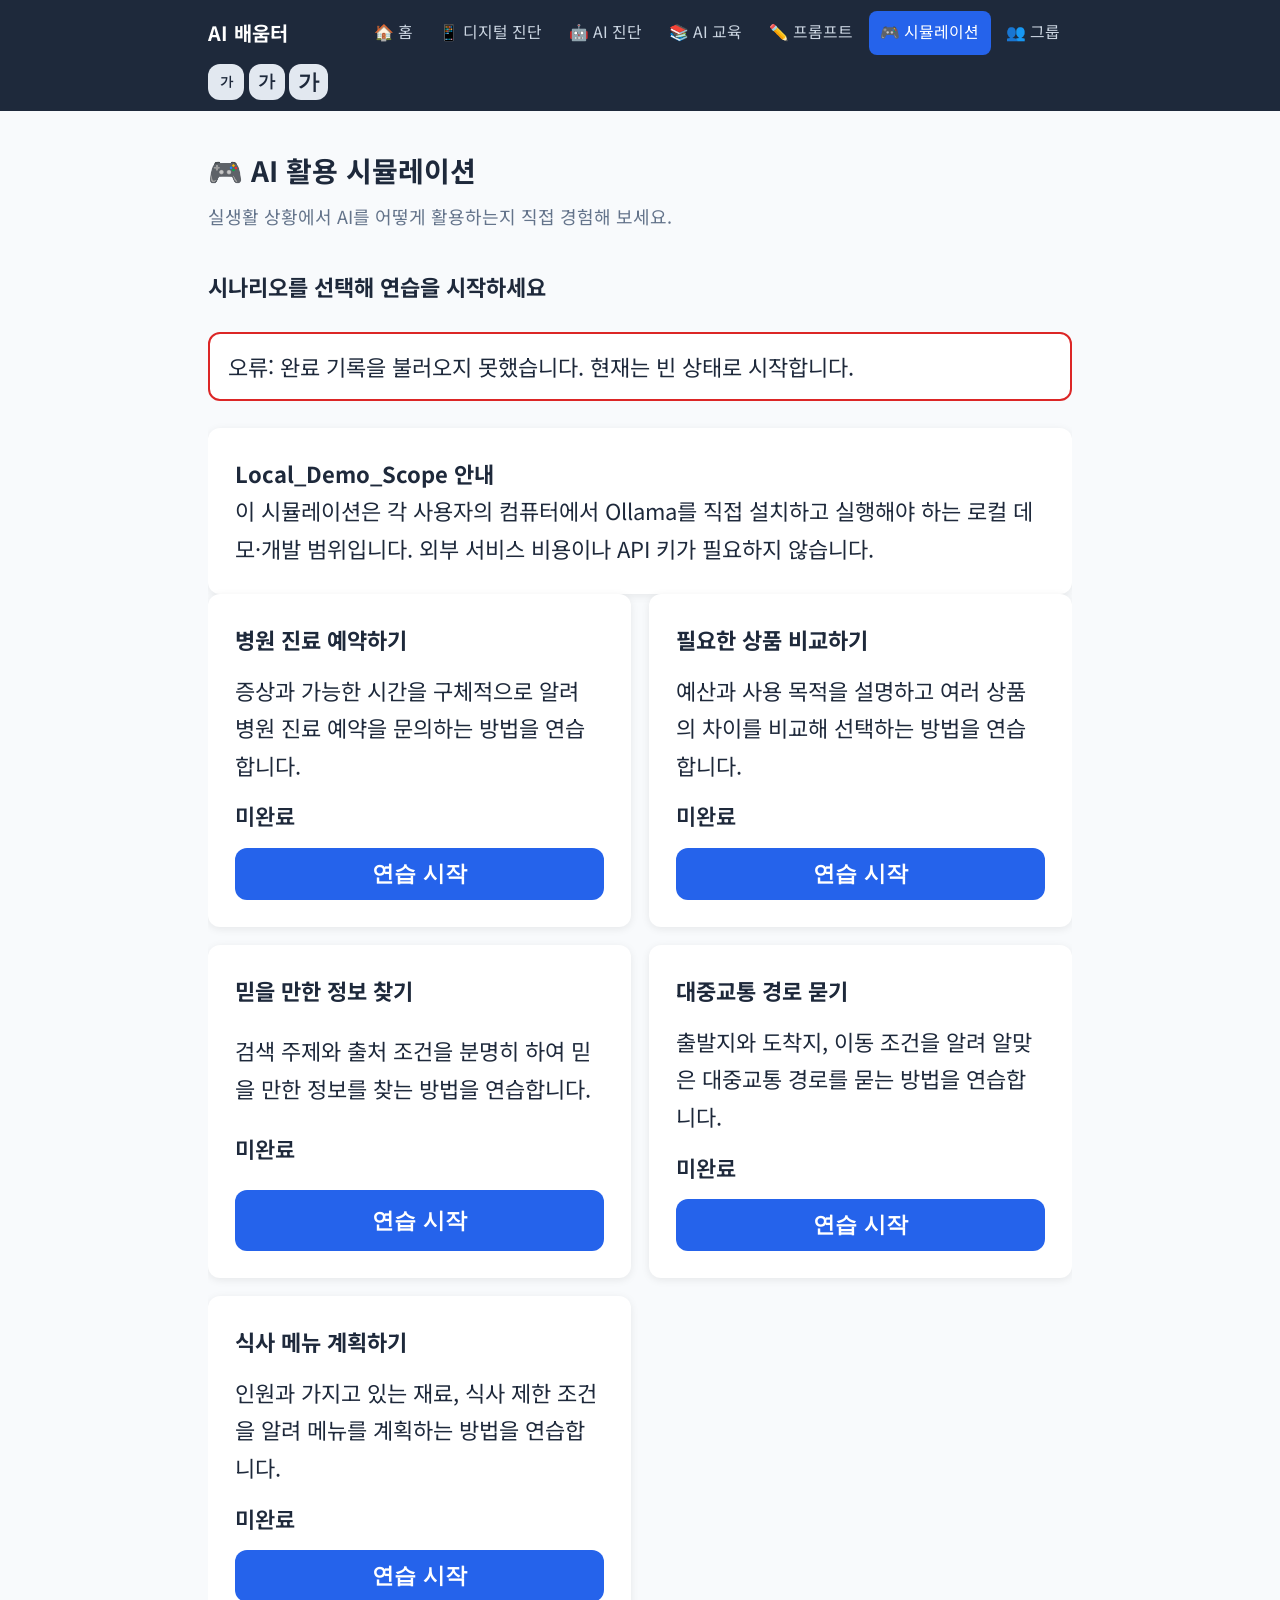
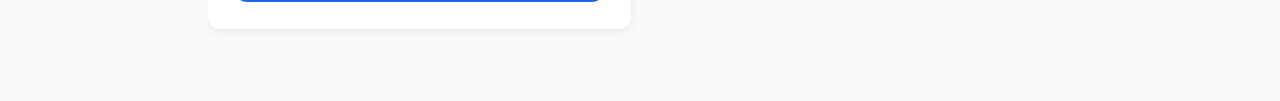
<file: simulation.html>
﻿<!DOCTYPE html>
<html lang="ko">
<head>
  <meta charset="UTF-8">
  <meta name="viewport" content="width=device-width, initial-scale=1.0">
  <title>AI 활용 시뮬레이션 - AI 배움터</title>
  <link rel="preconnect" href="https://fonts.googleapis.com">
  <link href="https://fonts.googleapis.com/css2?family=Noto+Sans+KR:wght@400;600;700&display=swap" rel="stylesheet">
  <link rel="stylesheet" href="shared/style.css">
  <style>
    /* =====================================================
       팀원 E 담당 - AI 활용 시뮬레이션 전용 스타일
       이 <style> 블록에만 스타일을 추가하세요.
       shared/style.css 는 수정하지 마세요.
       ===================================================== */
    .simulation-content {
      display: grid;
      width: 100%;
      gap: 1.5rem;
      min-width: 0;
      max-width: 100%;
      color: var(--color-text);
      font-size: var(--font-size-lg);
      overflow-x: clip;
    }

    .simulation-content > *,
    .simulation-content * {
      min-width: 0;
      max-width: 100%;
      overflow-wrap: anywhere;
    }

    #simulation-view {
      width: 100%;
      min-width: 0;
      max-width: 100%;
      overflow-x: clip;
    }

    .simulation-content h2,
    .simulation-content h3,
    .simulation-content p,
    .simulation-content label,
    .simulation-content button,
    .simulation-content textarea {
      font-size: var(--font-size-lg);
    }

    .simulation-content .card {
      min-width: 0;
      max-width: 100%;
    }

    .simulation-content .btn {
      min-width: var(--touch-target);
      min-height: var(--touch-target);
    }

    .simulation-content :focus-visible {
      outline: 3px solid var(--color-primary);
      outline-offset: 2px;
    }

    .simulation-status {
      min-height: var(--touch-target);
      padding: 0.75rem 1rem;
      border: 2px solid var(--color-border);
      border-radius: var(--radius);
      background: var(--color-surface);
      color: var(--color-text);
      font-size: var(--font-size-lg);
      overflow-wrap: anywhere;
      overflow: hidden;
    }

    .simulation-status[data-kind="error"] {
      border-color: var(--color-danger);
    }

    .scenario-grid {
      display: grid;
      grid-template-columns: repeat(2, minmax(0, 1fr));
      gap: 1rem;
      min-width: 0;
    }

    .scenario-card {
      display: grid;
      gap: 0.75rem;
      min-width: 0;
      overflow: hidden;
    }

    .scenario-card h3,
    .scenario-card p {
      overflow-wrap: anywhere;
      word-break: break-word;
    }

    .scenario-card h3 {
      font-size: var(--font-size-lg);
      color: var(--color-text);
    }

    .scenario-purpose {
      color: var(--color-text);
      font-size: var(--font-size-lg);
    }

    .scenario-status {
      color: var(--color-text);
      font-size: var(--font-size-lg);
      font-weight: 600;
    }

    .scenario-card .btn {
      width: 100%;
      font-size: var(--font-size-lg);
    }

    .chat-view {
      display: grid;
      gap: 1rem;
      min-width: 0;
    }

    .chat-header,
    .chat-conversation,
    .chat-form,
    .chat-completion {
      min-width: 0;
      overflow: hidden;
    }

    .chat-header {
      display: grid;
      gap: 0.75rem;
    }

    .chat-header h2,
    .chat-header p,
    .chat-header label,
    .chat-conversation p,
    .chat-form label {
      overflow-wrap: anywhere;
      word-break: break-word;
    }

    .chat-header input {
      width: 100%;
      min-width: 0;
      min-height: var(--touch-target);
      box-sizing: border-box;
      border: 2px solid var(--color-border);
      border-radius: var(--radius);
      color: var(--color-text);
      background: var(--color-surface);
      font-size: var(--font-size-lg);
      transition: border-color var(--transition), box-shadow var(--transition);
    }

    .chat-goal,
    .chat-prompt {
      margin: 0;
      color: var(--color-text);
      font-size: var(--font-size-lg);
    }

    .chat-prompt {
      padding: 0.75rem;
      border-left: 0.3rem solid var(--color-primary);
      background: var(--color-surface);
    }

    .medical-safety-notice {
      margin: 0;
      padding: 0.75rem;
      border: 2px solid var(--color-warning);
      border-radius: var(--radius);
      background: var(--color-surface);
      color: var(--color-text);
      font-size: var(--font-size-lg);
      overflow-wrap: anywhere;
    }

    .chat-progress {
      display: grid;
      gap: 0.5rem;
    }

    .chat-progress-label {
      color: var(--color-text);
      font-size: var(--font-size-lg);
    }

    .chat-progress .progress-bar {
      min-width: 0;
    }

    .chat-progress .progress-bar__fill {
      transition: width var(--transition);
    }

    .chat-conversation {
      display: grid;
      gap: 0.75rem;
    }

    .chat-message {
      min-width: 0;
      margin: 0;
      overflow-wrap: anywhere;
      font-size: var(--font-size-lg);
    }

    .chat-message--user {
      color: var(--color-text);
    }

    .chat-message--assistant {
      color: var(--color-text);
    }

    .chat-form {
      display: grid;
      gap: 0.75rem;
    }

    .chat-form label {
      color: var(--color-text);
      font-size: var(--font-size-lg);
      font-weight: 600;
    }

    .chat-form textarea {
      width: 100%;
      min-width: 0;
      min-height: calc(var(--touch-target) * 2);
      max-width: 100%;
      box-sizing: border-box;
      border: 2px solid var(--color-border);
      border-radius: var(--radius);
      color: var(--color-text);
      background: var(--color-surface);
      font-size: var(--font-size-lg);
      overflow-x: hidden;
      overflow-wrap: anywhere;
      resize: vertical;
      transition: border-color var(--transition), box-shadow var(--transition);
    }

    .chat-form textarea[aria-invalid="true"] {
      border-color: var(--color-danger);
    }

    .simulation-content .btn-success {
      background: var(--color-primary-dark);
      color: var(--color-surface);
    }

    .chat-actions,
    .chat-completion {
      display: grid;
      grid-template-columns: repeat(2, minmax(0, 1fr));
      gap: 0.75rem;
    }

    .chat-actions .btn,
    .chat-completion .btn {
      min-width: var(--touch-target);
      min-height: var(--touch-target);
      max-width: 100%;
      font-size: var(--font-size-lg);
      overflow-wrap: anywhere;
      white-space: normal;
    }

    .chat-completion {
      grid-template-columns: minmax(0, 1fr);
    }

    @media (max-width: 600px) {
      .simulation-content,
      .simulation-content > *,
      .simulation-content * {
        min-width: 0;
        max-width: 100%;
      }

      .scenario-grid,
      .chat-view,
      .chat-actions,
      .chat-completion {
        grid-template-columns: minmax(0, 1fr);
      }

      .scenario-card,
      .chat-header,
      .chat-conversation,
      .chat-form,
      .chat-actions,
      .chat-completion,
      .chat-actions .btn,
      .chat-completion .btn,
      .chat-form textarea,
      .progress-bar {
        width: 100%;
        min-width: 0;
        max-width: 100%;
      }

      .scenario-card,
      .chat-header,
      .chat-conversation,
      .chat-form,
      .chat-actions,
      .chat-completion,
      .chat-message,
      .chat-form label,
      .chat-form textarea,
      .chat-actions .btn,
      .chat-completion .btn {
        overflow-wrap: anywhere;
        word-break: break-word;
      }

      .chat-form textarea,
      .chat-actions .btn,
      .chat-completion .btn {
        box-sizing: border-box;
        white-space: normal;
      }
    }

    @media (max-width: 360px) {
      .simulation-content,
      #simulation-view,
      .scenario-grid,
      .chat-view,
      .scenario-card,
      .chat-header,
      .chat-conversation,
      .chat-form,
      .chat-actions,
      .chat-completion {
        width: 100%;
        min-width: 0;
        max-width: 100%;
      }

      .scenario-grid,
      .chat-view,
      .chat-actions,
      .chat-completion {
        grid-template-columns: minmax(0, 1fr);
      }

      .chat-message,
      .scenario-card h3,
      .scenario-card p,
      .chat-header h2,
      .chat-header p,
      .chat-header label,
      .chat-form label,
      .chat-form textarea,
      .chat-actions .btn,
      .chat-completion .btn {
        max-width: 100%;
        overflow-wrap: anywhere;
        word-break: break-word;
      }
    }
  </style>
</head>
<body>
  <div id="nav-container"></div>
  <main>
    <div class="container">
      <div class="page-header">
        <h1>🎮 AI 활용 시뮬레이션</h1>
        <p>실생활 상황에서 AI를 어떻게 활용하는지 직접 경험해 보세요.</p>
      </div>

      <section id="simulation-content" class="simulation-content" aria-labelledby="simulation-content-title">
        <h2 id="simulation-content-title">시나리오를 선택해 연습을 시작하세요</h2>
        <div
          id="simulation-status"
          class="simulation-status"
          role="status"
          aria-live="polite"
          aria-atomic="true"
        ></div>
        <div id="simulation-view" tabindex="-1">
          <p>시뮬레이션을 준비하고 있습니다.</p>
        </div>
      </section>

    </div>
  </main>
  <script src="shared/utils.js"></script>
  <script src="shared/nav.js"></script>
  <script>
    const REQUIRED_SCENARIO_CATEGORIES = Object.freeze([
      'hospital',
      'shopping',
      'information-search'
    ]);

    function deepFreeze(value) {
      if (value === null || typeof value !== 'object' || Object.isFrozen(value)) {
        return value;
      }

      Object.getOwnPropertyNames(value).forEach((propertyName) => {
        deepFreeze(value[propertyName]);
      });

      return Object.freeze(value);
    }

    const SCENARIOS = deepFreeze([
      {
        id: 'hospital-appointment',
        category: 'hospital',
        title: '병원 진료 예약하기',
        purpose: '증상과 가능한 시간을 구체적으로 알려 병원 진료 예약을 문의하는 방법을 연습합니다.',
        goal: '진료에 필요한 증상과 일정 정보를 차례로 전달하고 예약 내용을 확인합니다.',
        prompts: [
          '불편한 증상과 진료받고 싶은 진료과를 알려 주세요.',
          '진료가 가능한 날짜와 시간대를 알려 주세요.',
          '예약할 이름과 연락처를 포함해 예약 내용을 다시 확인해 달라고 요청해 보세요.'
        ]
      },
      {
        id: 'smart-shopping',
        category: 'shopping',
        title: '필요한 상품 비교하기',
        purpose: '예산과 사용 목적을 설명하고 여러 상품의 차이를 비교해 선택하는 방법을 연습합니다.',
        goal: '상품의 용도, 예산, 우선 조건을 전달하고 추천 결과를 비교합니다.',
        prompts: [
          '찾는 상품의 종류와 사용 목적, 예산을 알려 주세요.',
          '가격, 성능, 편의성 중 가장 중요한 조건을 알려 주세요.',
          '추천받은 상품들의 장단점을 표로 비교해 달라고 요청해 보세요.'
        ]
      },
      {
        id: 'information-search',
        category: 'information-search',
        title: '믿을 만한 정보 찾기',
        purpose: '검색 주제와 출처 조건을 분명히 하여 믿을 만한 정보를 찾는 방법을 연습합니다.',
        goal: '검색 범위, 기간, 출처 기준을 정하고 핵심 내용을 다시 확인합니다.',
        prompts: [
          '알아보고 싶은 주제와 정보를 사용할 목적을 알려 주세요.',
          '정보의 기간과 선호하는 출처 종류를 지정해 주세요.',
          '찾은 정보의 핵심 내용과 출처를 다시 확인해 달라고 요청해 보세요.'
        ]
      },
      {
        id: 'public-transport',
        category: 'transport',
        title: '대중교통 경로 묻기',
        purpose: '출발지와 도착지, 이동 조건을 알려 알맞은 대중교통 경로를 묻는 방법을 연습합니다.',
        goal: '출발지, 도착지, 시간과 편의 조건을 전달하고 이동 경로를 확인합니다.',
        prompts: [
          '출발지와 도착지를 구체적으로 알려 주세요.',
          '출발 시간과 환승 횟수 등 원하는 이동 조건을 알려 주세요.',
          '추천 경로의 이동 순서와 예상 시간을 다시 확인해 달라고 요청해 보세요.'
        ]
      },
      {
        id: 'meal-planning',
        category: 'meal-planning',
        title: '식사 메뉴 계획하기',
        purpose: '인원과 가지고 있는 재료, 식사 제한 조건을 알려 메뉴를 계획하는 방법을 연습합니다.',
        goal: '식사 목적과 재료, 알레르기 정보를 전달하고 안전한 조리 순서를 확인합니다.',
        prompts: [
          '식사 인원과 식사의 목적을 알려 주세요.',
          '사용할 수 있는 재료와 알레르기 또는 피해야 할 음식을 알려 주세요.',
          '추천 메뉴의 조리 순서와 주의 사항을 확인해 달라고 요청해 보세요.'
        ]
      }
    ]);

    function validateScenarioDefinitions(candidate) {
      const errors = [];
      const isNonBlankString = (value) => (
        typeof value === 'string' && value.trim().length > 0
      );
      const hasLengthAtMost = (value, maximum) => (
        isNonBlankString(value) && value.length <= maximum
      );

      if (!Array.isArray(candidate)) {
        return Object.freeze({ ok: false, errors: Object.freeze(['SCENARIOS_NOT_ARRAY']) });
      }

      if (candidate.length < 5 || candidate.length > 20) {
        errors.push('SCENARIO_COUNT_OUT_OF_RANGE');
      }

      const ids = new Set();
      const titles = new Set();
      const categories = new Set();

      candidate.forEach((scenario, scenarioIndex) => {
        const errorPrefix = `SCENARIO_${scenarioIndex}`;

        if (scenario === null || typeof scenario !== 'object' || Array.isArray(scenario)) {
          errors.push(`${errorPrefix}_NOT_OBJECT`);
          return;
        }

        if (!isNonBlankString(scenario.id)) {
          errors.push(`${errorPrefix}_INVALID_ID`);
        } else if (ids.has(scenario.id)) {
          errors.push(`${errorPrefix}_DUPLICATE_ID`);
        } else {
          ids.add(scenario.id);
        }

        if (!isNonBlankString(scenario.category)) {
          errors.push(`${errorPrefix}_INVALID_CATEGORY`);
        } else {
          categories.add(scenario.category);
        }

        if (!hasLengthAtMost(scenario.title, 100)) {
          errors.push(`${errorPrefix}_INVALID_TITLE`);
        } else if (titles.has(scenario.title)) {
          errors.push(`${errorPrefix}_DUPLICATE_TITLE`);
        } else {
          titles.add(scenario.title);
        }

        if (!hasLengthAtMost(scenario.purpose, 200)) {
          errors.push(`${errorPrefix}_INVALID_PURPOSE`);
        }

        if (!isNonBlankString(scenario.goal)) {
          errors.push(`${errorPrefix}_INVALID_GOAL`);
        }

        if (!Array.isArray(scenario.prompts) || scenario.prompts.length !== 3) {
          errors.push(`${errorPrefix}_INVALID_PROMPTS_LENGTH`);
        } else if (!scenario.prompts.every(isNonBlankString)) {
          errors.push(`${errorPrefix}_INVALID_PROMPTS_CONTENT`);
        }
      });

      REQUIRED_SCENARIO_CATEGORIES.forEach((category) => {
        if (!categories.has(category)) {
          errors.push(`MISSING_REQUIRED_CATEGORY_${category.toUpperCase()}`);
        }
      });

      return Object.freeze({
        ok: errors.length === 0,
        errors: Object.freeze(errors)
      });
    }

    const scenarioDefinitionValidation = validateScenarioDefinitions(SCENARIOS);
    const VALID_SCENARIO_IDS = Object.freeze(SCENARIOS.map(({ id }) => id));

    function validateCompletionState(candidate, validScenarioIds = VALID_SCENARIO_IDS) {
      if (!Array.isArray(candidate) || !Array.isArray(validScenarioIds)) {
        return false;
      }

      const validIdSet = new Set(validScenarioIds);
      const completedIdSet = new Set();

      if (candidate.length > validScenarioIds.length) {
        return false;
      }

      return candidate.every((scenarioId) => {
        if (!validIdSet.has(scenarioId) || completedIdSet.has(scenarioId)) {
          return false;
        }

        completedIdSet.add(scenarioId);
        return true;
      });
    }

    function addCompletion(completedScenarioIds, scenarioId, validScenarioIds = VALID_SCENARIO_IDS) {
      if (!validateCompletionState(completedScenarioIds, validScenarioIds)) {
        throw new TypeError('INVALID_COMPLETION_STATE');
      }

      if (!validScenarioIds.includes(scenarioId)) {
        throw new RangeError('UNKNOWN_SCENARIO');
      }

      const nextCompletedScenarioIds = completedScenarioIds.includes(scenarioId)
        ? [...completedScenarioIds]
        : [...completedScenarioIds, scenarioId];

      return Object.freeze(nextCompletedScenarioIds);
    }

    const COMPLETION_KEY = 'ailv:simulation:completed';

    function haveSameOrderedValues(left, right) {
      return Array.isArray(left) &&
        Array.isArray(right) &&
        left.length === right.length &&
        left.every((value, index) => value === right[index]);
    }

    function createCompletionRepository({ utilsApi = Utils, storage = null } = {}) {
      function load(validScenarioIds = VALID_SCENARIO_IDS) {
        const emptyValue = () => Object.freeze([]);
        const loadFailure = (code) => Object.freeze({
          ok: false,
          value: emptyValue(),
          code
        });

        try {
          const storageApi = storage === null ? window.localStorage : storage;
          const storedText = storageApi.getItem(COMPLETION_KEY);

          const loadFailureSentinel = Object.freeze({ type: 'COMPLETION_LOAD_FAILED' });
          const restoredValue = utilsApi.loadData(COMPLETION_KEY, loadFailureSentinel);

          if (restoredValue === loadFailureSentinel) {
            return loadFailure('LOAD_FAILED');
          }

          if (storedText === null) {
            if (!validateCompletionState(restoredValue, validScenarioIds)) {
              return loadFailure('LOAD_FAILED');
            }
            return Object.freeze({
              ok: true,
              value: emptyValue()
            });
          }

          if (!validateCompletionState(restoredValue, validScenarioIds)) {
            return loadFailure('INVALID_STORED_VALUE');
          }

          return Object.freeze({
            ok: true,
            value: Object.freeze([...restoredValue])
          });
        } catch (error) {
          return loadFailure('LOAD_FAILED');
        }
      }

      function save(completedScenarioIds, validScenarioIds = VALID_SCENARIO_IDS) {
        if (!validateCompletionState(completedScenarioIds, validScenarioIds)) {
          return Object.freeze({ ok: false, code: 'SAVE_FAILED' });
        }

        const expectedValue = [...completedScenarioIds];
        const saveFailureSentinel = Object.freeze({ type: 'COMPLETION_SAVE_FAILED' });

        try {
          utilsApi.saveData(COMPLETION_KEY, expectedValue);
          const persistedValue = utilsApi.loadData(COMPLETION_KEY, saveFailureSentinel);

          if (
            persistedValue === saveFailureSentinel ||
            !validateCompletionState(persistedValue, validScenarioIds) ||
            !haveSameOrderedValues(persistedValue, expectedValue)
          ) {
            return Object.freeze({ ok: false, code: 'SAVE_FAILED' });
          }

          return Object.freeze({ ok: true });
        } catch (error) {
          return Object.freeze({ ok: false, code: 'SAVE_FAILED' });
        }
      }

      return Object.freeze({ load, save });
    }

    const CompletionRepository = createCompletionRepository();

    function announce(message, kind = 'status') {
      const statusRegion = document.getElementById('simulation-status');
      if (!statusRegion) {
        return;
      }

      const normalizedKind = kind === 'error' ? 'error' : 'status';
      const text = typeof message === 'string' ? message : String(message);
      statusRegion.dataset.kind = normalizedKind;
      statusRegion.textContent = normalizedKind === 'error' && !text.startsWith('오류:')
        ? `오류: ${text}`
        : text;
    }

    const APP_VIEW = Object.freeze({
      CATALOG: 'catalog',
      CHAT: 'chat'
    });

    const REQUEST_STATE = Object.freeze({
      IDLE: 'idle',
      LOADING: 'loading',
      SUCCESS: 'success',
      ERROR: 'error'
    });

    const OLLAMA_CHAT_URL = 'http://localhost:11434/api/chat';
    const OLLAMA_TIMEOUT_MS = 10000;
    const MAX_RETRY_COUNT = 2;

    function cloneMessages(messages) {
      if (!Array.isArray(messages)) {
        throw new TypeError('INVALID_REQUEST_MESSAGES');
      }

      return messages.map((message) => {
        if (
          message === null ||
          typeof message !== 'object' ||
          (message.role !== 'system' && message.role !== 'user' && message.role !== 'assistant') ||
          typeof message.content !== 'string'
        ) {
          throw new TypeError('INVALID_REQUEST_MESSAGE');
        }

        return {
          role: message.role,
          content: message.content
        };
      });
    }

    const ADAPTER_ERROR_MESSAGES = Object.freeze({
      CONNECTION_FAILED: 'Ollama 서버에 연결할 수 없습니다. Ollama가 실행 중인지 확인해 주세요.',
      TIMEOUT: 'Ollama 응답이 10초 안에 도착하지 않아 요청을 중단했습니다.',
      HTTP_FAILED: 'Ollama 요청이 실패했습니다. 서버 상태와 모델 이름을 확인해 주세요.',
      INVALID_RESPONSE: 'Ollama 응답 형식을 확인할 수 없습니다.',
      EMPTY_RESPONSE: 'AI 응답이 비어 있어 대화를 추가하지 않았습니다.'
    });

    function cloneAdapterSnapshot(snapshot, modelId, messages) {
      if (snapshot !== null && typeof snapshot === 'object') {
        const cloned = { ...snapshot };
        if (Array.isArray(snapshot.messages)) {
          cloned.messages = cloneMessages(snapshot.messages);
        }
        return deepFreeze(cloned);
      }

      return deepFreeze({
        modelId,
        messages: cloneMessages(messages)
      });
    }

    function adapterFailure(code, requestSnapshot) {
      return Object.freeze({
        ok: false,
        code,
        message: ADAPTER_ERROR_MESSAGES[code],
        snapshot: requestSnapshot
      });
    }

    async function normalizeOllamaResponse(response, requestSnapshot) {
      let payload;
      try {
        payload = await response.json();
      } catch (error) {
        return adapterFailure('INVALID_RESPONSE', requestSnapshot);
      }

      if (
        payload === null ||
        typeof payload !== 'object' ||
        payload.message === null ||
        typeof payload.message !== 'object' ||
        typeof payload.message.content !== 'string'
      ) {
        return adapterFailure('INVALID_RESPONSE', requestSnapshot);
      }

      if (payload.message.content.trim().length === 0) {
        return adapterFailure('EMPTY_RESPONSE', requestSnapshot);
      }

      return Object.freeze({
        ok: true,
        content: payload.message.content,
        snapshot: requestSnapshot
      });
    }

    async function requestOllamaChat({
      modelId,
      messages,
      fetchImpl,
      requestSnapshot = null,
      abortControllerImpl = typeof AbortController === 'function' ? AbortController : null,
      setTimeoutImpl = typeof setTimeout === 'function' ? setTimeout : null,
      clearTimeoutImpl = typeof clearTimeout === 'function' ? clearTimeout : null
    } = {}) {
      if (typeof modelId !== 'string' || modelId.trim().length === 0) {
        return Object.freeze({
          ok: false,
          code: 'MODEL_REQUIRED',
          message: '사용할 Ollama 모델 식별자를 입력해 주세요.'
        });
      }

      let requestMessages;
      let originalRequestSnapshot;
      try {
        requestMessages = cloneMessages(messages);
        originalRequestSnapshot = cloneAdapterSnapshot(requestSnapshot, modelId, requestMessages);
      } catch (error) {
        return Object.freeze({
          ok: false,
          code: 'INVALID_REQUEST',
          message: 'Ollama 요청 문맥을 만들 수 없습니다.'
        });
      }

      const requestFetch = typeof fetchImpl === 'function'
        ? fetchImpl
        : (typeof window !== 'undefined' && typeof window.fetch === 'function'
          ? window.fetch.bind(window)
          : null);
      if (!requestFetch) {
        return adapterFailure('CONNECTION_FAILED', originalRequestSnapshot);
      }

      if (typeof abortControllerImpl !== 'function' || typeof setTimeoutImpl !== 'function' || typeof clearTimeoutImpl !== 'function') {
        return adapterFailure('CONNECTION_FAILED', originalRequestSnapshot);
      }

      const controller = new abortControllerImpl();
      let timedOut = false;
      const timeoutId = setTimeoutImpl(() => {
        timedOut = true;
        controller.abort();
      }, OLLAMA_TIMEOUT_MS);

      try {
        const response = await requestFetch(OLLAMA_CHAT_URL, {
          method: 'POST',
          headers: {
            'Content-Type': 'application/json'
          },
          body: JSON.stringify({
            model: modelId,
            messages: requestMessages,
            stream: false
          }),
          signal: controller.signal
        });

        if (response === null || typeof response !== 'object' || response.ok === false) {
          return adapterFailure('HTTP_FAILED', originalRequestSnapshot);
        }

        return await normalizeOllamaResponse(response, originalRequestSnapshot);
      } catch (error) {
        return adapterFailure(timedOut ? 'TIMEOUT' : 'CONNECTION_FAILED', originalRequestSnapshot);
      } finally {
        clearTimeoutImpl(timeoutId);
      }
    }

    function buildConversationMessages(
      scenario,
      previousTurns,
      currentUserMessage,
      currentTurnCount
    ) {
      if (
        scenario === null ||
        typeof scenario !== 'object' ||
        typeof scenario.goal !== 'string' ||
        !Array.isArray(scenario.prompts) ||
        !Number.isInteger(currentTurnCount) ||
        currentTurnCount < 0 ||
        currentTurnCount > 2 ||
        typeof scenario.prompts[currentTurnCount] !== 'string'
      ) {
        throw new TypeError('INVALID_CONVERSATION_CONTEXT');
      }

      if (!Array.isArray(previousTurns) || typeof currentUserMessage !== 'string') {
        throw new TypeError('INVALID_CONVERSATION_CONTEXT');
      }

      const messages = [{
        role: 'system',
        content: `시나리오 목표: ${scenario.goal}\n현재 행동 안내: ${scenario.prompts[currentTurnCount]}`
      }];

      previousTurns.forEach((turn) => {
        if (
          turn === null ||
          typeof turn !== 'object' ||
          typeof turn.userMessage !== 'string' ||
          typeof turn.dynamicResponse !== 'string'
        ) {
          throw new TypeError('INVALID_CONVERSATION_TURN');
        }

        messages.push(
          { role: 'user', content: turn.userMessage },
          { role: 'assistant', content: turn.dynamicResponse }
        );
      });

      messages.push({ role: 'user', content: currentUserMessage });
      return deepFreeze(messages);
    }

    function createRequestSnapshot({
      scenarioId,
      modelId,
      userMessage,
      messages,
      retryCount = 0
    }) {
      if (typeof scenarioId !== 'string' || scenarioId.trim().length === 0) {
        throw new TypeError('INVALID_REQUEST_SCENARIO');
      }
      if (typeof modelId !== 'string' || modelId.trim().length === 0) {
        throw new TypeError('INVALID_REQUEST_MODEL');
      }
      if (typeof userMessage !== 'string') {
        throw new TypeError('INVALID_REQUEST_USER_MESSAGE');
      }
      if (!Number.isInteger(retryCount) || retryCount < 0 || retryCount > MAX_RETRY_COUNT) {
        throw new RangeError('INVALID_RETRY_COUNT');
      }

      return deepFreeze({
        scenarioId,
        modelId,
        userMessage,
        messages: cloneMessages(messages),
        retryCount
      });
    }

    function createAppState(completedScenarioIds = [], notice = null, modelId = '') {
      const completedIds = Array.isArray(completedScenarioIds)
        ? [...completedScenarioIds]
        : [];
      const noticeState = notice === null
        ? null
        : { ...notice };

      return deepFreeze({
        view: APP_VIEW.CATALOG,
        selectedScenarioId: null,
        modelId: typeof modelId === 'string' ? modelId : '',
        turns: [],
        turnCount: 0,
        requestState: REQUEST_STATE.IDLE,
        activeRequest: null,
        failedRequest: null,
        completedScenarioIds: completedIds,
        notice: noticeState
      });
    }

    function resetTransientConversationState(state, view, selectedScenarioId) {
      return deepFreeze({
        ...state,
        view,
        selectedScenarioId,
        modelId: typeof state.modelId === 'string' ? state.modelId : '',
        turns: [],
        turnCount: 0,
        requestState: REQUEST_STATE.IDLE,
        activeRequest: null,
        failedRequest: null,
        completedScenarioIds: Array.isArray(state.completedScenarioIds)
          ? [...state.completedScenarioIds]
          : [],
        notice: null
      });
    }

    function startScenario(state, scenarioId) {
      const scenarioExists = SCENARIOS.some((scenario) => scenario.id === scenarioId);
      if (!scenarioExists) {
        throw new RangeError('UNKNOWN_SCENARIO');
      }

      return resetTransientConversationState(state, APP_VIEW.CHAT, scenarioId);
    }

    function selectScenarioFromCatalog(state, scenarioId) {
      if (!VALID_SCENARIO_IDS.includes(scenarioId)) {
        throw new RangeError('UNKNOWN_SCENARIO');
      }

      return startScenario(state, scenarioId);
    }

    function returnToCatalog(state) {
      return resetTransientConversationState(state, APP_VIEW.CATALOG, null);
    }

    let simulationAppState = createAppState();
    let isSubmittingMessage = false;

    const UNKNOWN_SCENARIO_NOTICE = '시나리오를 불러올 수 없습니다. 목록에서 다시 선택해 주세요.';

    function getRenderableCompletedScenarioIds(state) {
      const completedScenarioIds = state && Array.isArray(state.completedScenarioIds)
        ? state.completedScenarioIds
        : [];

      // Rendering must never expose an invalid persisted or test-provided ID.
      return completedScenarioIds.filter((scenarioId) => VALID_SCENARIO_IDS.includes(scenarioId));
    }

    function createScenarioCard(scenario, completedScenarioIds = []) {
      const isCompleted = completedScenarioIds.includes(scenario.id);
      const card = document.createElement('article');
      card.className = 'card scenario-card';
      card.dataset.scenarioId = scenario.id;

      const title = document.createElement('h3');
      title.id = `scenario-title-${scenario.id}`;
      title.textContent = scenario.title;
      card.appendChild(title);

      const purpose = document.createElement('p');
      purpose.className = 'scenario-purpose';
      purpose.textContent = scenario.purpose;
      card.appendChild(purpose);

      const status = document.createElement('p');
      status.className = 'scenario-status';
      status.id = `scenario-status-${scenario.id}`;
      status.setAttribute('role', 'status');
      status.textContent = isCompleted ? '✓ 완료' : '미완료';
      card.appendChild(status);

      const button = document.createElement('button');
      button.type = 'button';
      button.className = 'btn btn-primary';
      button.dataset.action = 'select-scenario';
      button.dataset.scenarioId = scenario.id;
      button.setAttribute('aria-describedby', status.id);
      button.setAttribute('aria-label', `${scenario.title} ${isCompleted ? '다시 연습' : '연습 시작'}`);
      button.textContent = isCompleted ? '다시 연습' : '연습 시작';
      card.appendChild(button);

      return card;
    }

    function createLocalDemoScopeNotice() {
      const notice = document.createElement('section');
      notice.className = 'card local-demo-scope';
      notice.setAttribute('aria-labelledby', 'local-demo-scope-title');

      const title = document.createElement('h3');
      title.id = 'local-demo-scope-title';
      title.textContent = 'Local_Demo_Scope 안내';
      notice.appendChild(title);

      const description = document.createElement('p');
      description.textContent = '이 시뮬레이션은 각 사용자의 컴퓨터에서 Ollama를 직접 설치하고 실행해야 하는 로컬 데모·개발 범위입니다. 외부 서비스 비용이나 API 키가 필요하지 않습니다.';
      notice.appendChild(description);

      return notice;
    }

    function renderCatalog(state = simulationAppState) {
      const view = document.getElementById('simulation-view');
      if (!view) {
        return;
      }

      const catalog = document.createDocumentFragment();
      catalog.appendChild(createLocalDemoScopeNotice());

      const grid = document.createElement('div');
      grid.className = 'scenario-grid';
      grid.setAttribute('role', 'list');
      grid.setAttribute('aria-label', 'AI 활용 시나리오 목록');
      const completedScenarioIds = getRenderableCompletedScenarioIds(state);
      SCENARIOS.forEach((scenario) => {
        const card = createScenarioCard(scenario, completedScenarioIds);
        card.setAttribute('role', 'listitem');
        grid.appendChild(card);
      });
      catalog.appendChild(grid);
      view.replaceChildren(catalog);
      view.setAttribute('aria-label', 'AI 활용 시나리오 목록');
    }

    function createLiteralChatMessage(className, label, message) {
      const element = document.createElement('p');
      element.className = className;
      // Keep untrusted user/Ollama strings in dedicated text nodes. Never parse them as markup.
      element.appendChild(document.createTextNode(label));
      element.appendChild(document.createTextNode(typeof message === 'string' ? message : String(message)));
      return element;
    }

    function renderChat(state) {
      const view = document.getElementById('simulation-view');
      const scenario = state && state.view === APP_VIEW.CHAT
        ? SCENARIOS.find(({ id }) => id === state.selectedScenarioId)
        : null;
      if (!view) {
        return;
      }
      if (!scenario) {
        simulationAppState = returnToCatalog(state || simulationAppState);
        renderCatalog(simulationAppState);
        announce(UNKNOWN_SCENARIO_NOTICE, 'error');
        return;
      }

      const chat = document.createElement('div');
      chat.className = 'chat-view';
      chat.setAttribute('aria-label', `${scenario.title} 채팅 연습`);

      const header = document.createElement('section');
      header.className = 'card chat-header';

      const title = document.createElement('h2');
      title.textContent = scenario.title;
      header.appendChild(title);

      const goal = document.createElement('p');
      goal.className = 'chat-goal';
      goal.textContent = `목표: ${scenario.goal}`;
      header.appendChild(goal);

      if (scenario.category === 'hospital') {
        const safetyNotice = document.createElement('p');
        safetyNotice.className = 'medical-safety-notice';
        safetyNotice.setAttribute('role', 'note');
        safetyNotice.textContent = '의료 안전 안내: AI의 응답은 의료 진단이나 응급 대응을 대신하지 않습니다. 증상이 심하거나 응급하면 의료기관에 직접 연락하세요.';
        header.appendChild(safetyNotice);
      }

      const prompt = nextPrompt(scenario, state.turnCount);
      if (prompt !== null) {
        const promptElement = document.createElement('p');
        promptElement.className = 'chat-prompt';
        promptElement.textContent = `현재 행동: ${prompt}`;
        header.appendChild(promptElement);
      }

      const modelLabel = document.createElement('label');
      modelLabel.htmlFor = 'simulation-model';
      modelLabel.textContent = 'Ollama 모델 식별자';
      header.appendChild(modelLabel);

      const modelInput = document.createElement('input');
      modelInput.id = 'simulation-model';
      modelInput.name = 'model';
      modelInput.type = 'text';
      modelInput.value = state.modelId;
      modelInput.autocomplete = 'off';
      modelInput.readOnly = state.requestState === REQUEST_STATE.LOADING;
      modelInput.setAttribute('aria-readonly', String(state.requestState === REQUEST_STATE.LOADING));
      header.appendChild(modelInput);

      const requestStatus = document.createElement('p');
      requestStatus.className = 'chat-request-status';
      requestStatus.setAttribute('role', 'status');
      requestStatus.setAttribute('aria-live', 'polite');
      requestStatus.setAttribute('aria-atomic', 'true');
      if (state.requestState === REQUEST_STATE.LOADING) {
        requestStatus.textContent = '로컬 Ollama 응답을 기다리는 중입니다. 같은 메시지의 추가 제출은 잠깁니다.';
      } else if (state.requestState === REQUEST_STATE.ERROR && state.notice) {
        requestStatus.textContent = `오류: ${state.notice.message}`;
      } else {
        requestStatus.textContent = '';
      }
      header.appendChild(requestStatus);

      const progress = document.createElement('div');
      progress.className = 'chat-progress';
      progress.setAttribute('aria-label', '대화 진행률');

      const progressLabel = document.createElement('span');
      progressLabel.className = 'chat-progress-label';
      progressLabel.textContent = `진행률: ${state.turnCount}/3턴`;
      progress.appendChild(progressLabel);

      const progressBar = document.createElement('div');
      progressBar.className = 'progress-bar';
      progressBar.setAttribute('role', 'progressbar');
      progressBar.setAttribute('aria-valuemin', '0');
      progressBar.setAttribute('aria-valuemax', '3');
      progressBar.setAttribute('aria-valuenow', String(state.turnCount));
      progressBar.setAttribute('aria-label', `${state.turnCount}/3턴 완료`);

      const progressFill = document.createElement('div');
      progressFill.className = 'progress-bar__fill';
      progressFill.style.width = `${(state.turnCount / 3) * 100}%`;
      progressBar.appendChild(progressFill);
      progress.appendChild(progressBar);
      header.appendChild(progress);
      chat.appendChild(header);

      const conversation = document.createElement('section');
      conversation.className = 'card chat-conversation';
      conversation.setAttribute('aria-label', '대화 내역');
      state.turns.forEach((turn, turnIndex) => {
        const userMessage = createLiteralChatMessage(
          'chat-message chat-message--user',
          `나 ${turnIndex + 1}: `,
          turn.userMessage
        );
        conversation.appendChild(userMessage);

        const assistantMessage = createLiteralChatMessage(
          'chat-message chat-message--assistant',
          `AI ${turnIndex + 1}: `,
          turn.dynamicResponse
        );
        conversation.appendChild(assistantMessage);
      });
      chat.appendChild(conversation);

      const actions = document.createElement('div');
      actions.className = state.turnCount >= 3 ? 'chat-completion' : 'chat-actions';

      if (state.turnCount < 3) {
        const form = document.createElement('form');
        form.className = 'card chat-form';
        form.dataset.action = 'submit-message';

        const label = document.createElement('label');
        label.htmlFor = 'simulation-message';
        label.textContent = 'AI에게 보낼 메시지';
        form.appendChild(label);

        const textarea = document.createElement('textarea');
        textarea.id = 'simulation-message';
        textarea.name = 'message';
        textarea.maxLength = 500;
        textarea.rows = 4;
        textarea.setAttribute('aria-describedby', 'simulation-message-help');
        if (state.requestState === REQUEST_STATE.LOADING && state.activeRequest) {
          textarea.value = state.activeRequest.userMessage;
          textarea.readOnly = true;
        } else if (state.requestState === REQUEST_STATE.ERROR && state.failedRequest) {
          textarea.value = state.failedRequest.snapshot.userMessage;
        }
        form.appendChild(textarea);

        const help = document.createElement('p');
        help.id = 'simulation-message-help';
        help.className = 'chat-message';
        help.textContent = '최대 500자까지 입력할 수 있습니다.';
        form.appendChild(help);

        const submitButton = document.createElement('button');
        submitButton.type = 'submit';
        submitButton.className = 'btn btn-primary';
        submitButton.dataset.action = 'submit-message';
        const isLoading = state.requestState === REQUEST_STATE.LOADING;
        submitButton.setAttribute('aria-disabled', String(isLoading));
        submitButton.dataset.locked = String(isLoading);
        submitButton.textContent = isLoading
          ? '응답을 기다리는 중…'
          : '메시지 보내기';
        form.appendChild(submitButton);
        actions.appendChild(form);
      } else {
        const completionButton = document.createElement('button');
        completionButton.type = 'button';
        completionButton.className = 'btn btn-success';
        completionButton.dataset.action = 'complete-scenario';
        completionButton.textContent = '시나리오 완료';
        completionButton.setAttribute('aria-label', `${scenario.title} 완료 처리`);
        actions.appendChild(completionButton);
      }

      const canRetry = state.failedRequest !== null &&
        state.failedRequest.snapshot.retryCount < MAX_RETRY_COUNT;
      const retryInProgress = state.requestState === REQUEST_STATE.LOADING &&
        state.activeRequest !== null && state.activeRequest.retryCount > 0;
      if (canRetry || retryInProgress) {
        const retryButton = document.createElement('button');
        retryButton.type = 'button';
        retryButton.className = 'btn btn-secondary';
        retryButton.dataset.action = 'retry-request';
        retryButton.setAttribute('aria-disabled', String(retryInProgress));
        retryButton.textContent = retryInProgress
          ? '같은 요청을 다시 보내는 중…'
          : `같은 요청 재시도 (${MAX_RETRY_COUNT - state.failedRequest.snapshot.retryCount}회 남음)`;
        retryButton.setAttribute('aria-label', retryInProgress ? '같은 요청 재시도 진행 중' : '실패한 같은 요청 재시도');
        actions.appendChild(retryButton);
      }

      const returnButton = document.createElement('button');
      returnButton.type = 'button';
      returnButton.className = 'btn btn-secondary';
      returnButton.dataset.action = 'return-to-catalog';
      returnButton.textContent = '시나리오 목록으로';
      actions.appendChild(returnButton);

      chat.appendChild(actions);
      view.replaceChildren(chat);
      view.setAttribute('aria-label', `${scenario.title} 채팅 화면`);
    }

    function setMessageValidationError(form, message) {
      const textarea = form.querySelector('#simulation-message');
      const description = form.querySelector('#simulation-message-help');
      if (!textarea || !description) {
        return;
      }

      textarea.setAttribute('aria-invalid', 'true');
      textarea.setAttribute('aria-describedby', description.id);
      description.textContent = message;
      description.dataset.kind = 'error';
    }

    function clearMessageValidationError(form) {
      const textarea = form.querySelector('#simulation-message');
      const description = form.querySelector('#simulation-message-help');
      if (!textarea || !description) {
        return;
      }

      textarea.removeAttribute('aria-invalid');
      textarea.setAttribute('aria-describedby', description.id);
      description.textContent = '최대 500자까지 입력할 수 있습니다.';
      delete description.dataset.kind;
    }

    function completeScenario(state) {
      // Completion is available only after exactly three committed Turns.
      // Keeping this boundary strict prevents a stale or malformed state from
      // exposing a completion action for a non-existent fourth Turn.
      if (state.view !== APP_VIEW.CHAT || state.turnCount !== 3) {
        return Object.freeze({
          ok: false,
          code: 'NOT_READY',
          message: '세 번의 대화를 먼저 완료해 주세요.',
          state
        });
      }

      if (!VALID_SCENARIO_IDS.includes(state.selectedScenarioId)) {
        return Object.freeze({
          ok: false,
          code: 'UNKNOWN_SCENARIO',
          message: '시나리오를 불러올 수 없습니다. 목록에서 다시 선택해 주세요.',
          state
        });
      }

      const completedScenarioIds = addCompletion(
        state.completedScenarioIds,
        state.selectedScenarioId
      );
      const nextState = deepFreeze({
        ...state,
        completedScenarioIds,
        notice: null
      });

      return Object.freeze({ ok: true, state: nextState });
    }

    function handleCatalogSelection(scenarioId) {
      try {
        simulationAppState = selectScenarioFromCatalog(simulationAppState, scenarioId);
        const selectedScenario = SCENARIOS.find(({ id }) => id === scenarioId);
        announce(`${selectedScenario.title} 시나리오를 선택했습니다.`);
        if (typeof renderChat === 'function') {
          renderChat(simulationAppState);
        }
      } catch (error) {
        simulationAppState = returnToCatalog(simulationAppState);
        renderCatalog(simulationAppState);
        announce(UNKNOWN_SCENARIO_NOTICE, 'error');
      }
    }

    function handleReturnToCatalog() {
      simulationAppState = returnToCatalog(simulationAppState);
      renderCatalog(simulationAppState);
      announce('시나리오 목록으로 돌아왔습니다.');
    }

    function handleScenarioCompletion() {
      const completionResult = completeScenario(simulationAppState);
      if (!completionResult.ok) {
        announce(completionResult.message, 'error');
        return;
      }

      // Keep the in-memory update before attempting persistence.
      simulationAppState = completionResult.state;
      let saveResult;
      try {
        saveResult = CompletionRepository.save(
          simulationAppState.completedScenarioIds,
          VALID_SCENARIO_IDS
        );
      } catch (error) {
        saveResult = { ok: false, code: 'SAVE_FAILED' };
      }
      const saveFailed = !saveResult || !saveResult.ok;
      const completionNotice = saveFailed
        ? {
            kind: 'error',
            code: 'SAVE_FAILED',
            message: '완료 상태를 저장하지 못했습니다. 이 화면에서는 완료 상태를 유지합니다.'
          }
        : null;

      simulationAppState = returnToCatalog(simulationAppState);
      if (completionNotice) {
        simulationAppState = deepFreeze({
          ...simulationAppState,
          notice: completionNotice
        });
      }
      renderCatalog(simulationAppState);
      announce(
        saveFailed
          ? completionNotice.message
          : '시나리오를 완료했습니다. 완료 상태가 목록에 표시됩니다.',
        saveFailed ? 'error' : 'status'
      );
    }

    const VALID_ACTIONS = Object.freeze(new Set([
      'select-scenario',
      'submit-message',
      'retry-request',
      'complete-scenario',
      'return-to-catalog'
    ]));

    function getActionTarget(event, root) {
      const target = event.target instanceof Element
        ? event.target.closest('[data-action]')
        : null;
      if (!target || !root.contains(target) || !VALID_ACTIONS.has(target.dataset.action)) {
        return null;
      }
      return target;
    }

    function beginMessageRequest(state, rawMessage, modelId = state.modelId) {
      if (state.requestState === REQUEST_STATE.LOADING || state.activeRequest !== null) {
        return Object.freeze({
          ok: false,
          code: 'ALREADY_LOADING',
          message: 'AI 응답을 기다리는 중입니다. 응답이 끝난 뒤 다시 시도해 주세요.',
          state
        });
      }

      const validationResult = submitMessage(state, rawMessage, modelId);
      if (!validationResult.ok && validationResult.code !== 'DYNAMIC_RESPONSE_REQUIRED') {
        return validationResult;
      }

      const scenario = SCENARIOS.find(({ id }) => id === state.selectedScenarioId);
      if (!scenario) {
        return Object.freeze({
          ok: false,
          code: 'UNKNOWN_SCENARIO',
          message: '시나리오를 불러올 수 없습니다. 목록에서 다시 선택해 주세요.',
          state
        });
      }

      const messages = buildConversationMessages(
        scenario,
        state.turns,
        rawMessage,
        state.turnCount
      );
      const snapshot = createRequestSnapshot({
        scenarioId: scenario.id,
        modelId,
        userMessage: rawMessage,
        messages,
        retryCount: 0
      });
      const loadingState = deepFreeze({
        ...state,
        modelId,
        requestState: REQUEST_STATE.LOADING,
        activeRequest: snapshot,
        failedRequest: null,
        notice: null
      });

      return Object.freeze({ ok: true, state: loadingState, snapshot });
    }

    function validateDynamicResponse(content) {
      if (typeof content !== 'string') {
        return Object.freeze({
          ok: false,
          code: 'INVALID_RESPONSE',
          message: ADAPTER_ERROR_MESSAGES.INVALID_RESPONSE
        });
      }

      if (content.trim().length === 0) {
        return Object.freeze({
          ok: false,
          code: 'EMPTY_RESPONSE',
          message: ADAPTER_ERROR_MESSAGES.EMPTY_RESPONSE
        });
      }

      return Object.freeze({ ok: true, value: content });
    }

    function createRequestFailureState(state, snapshot, code, message) {
      const failure = Object.freeze({ code, message, snapshot });
      return deepFreeze({
        ...state,
        requestState: REQUEST_STATE.ERROR,
        activeRequest: null,
        failedRequest: failure,
        notice: {
          kind: 'error',
          code,
          message
        }
      });
    }

    function finishInitialRequest(state, snapshot, adapterResult) {
      if (state.activeRequest !== snapshot || state.requestState !== REQUEST_STATE.LOADING) {
        return state;
      }

      const responseValidation = adapterResult && adapterResult.ok
        ? validateDynamicResponse(adapterResult.content)
        : null;
      if (responseValidation && responseValidation.ok) {
        const nextTurns = [
          ...state.turns,
          {
            userMessage: snapshot.userMessage,
            dynamicResponse: responseValidation.value
          }
        ];
        return deepFreeze({
          ...state,
          turns: nextTurns,
          turnCount: nextTurns.length,
          requestState: REQUEST_STATE.SUCCESS,
          activeRequest: null,
          failedRequest: null,
          notice: null
        });
      }

      const code = responseValidation
        ? responseValidation.code
        : (adapterResult && adapterResult.code) || 'INVALID_RESPONSE';
      const message = responseValidation
        ? responseValidation.message
        : (adapterResult && adapterResult.message) || ADAPTER_ERROR_MESSAGES.INVALID_RESPONSE;
      return createRequestFailureState(state, snapshot, code, message);
    }

    function captureFocusedControl() {
      const activeElement = document.activeElement;
      const simulationView = document.getElementById('simulation-view');
      if (!activeElement || !simulationView || !simulationView.contains(activeElement)) {
        return null;
      }

      return Object.freeze({
        id: activeElement.id || '',
        action: activeElement.dataset ? activeElement.dataset.action || '' : '',
        tagName: activeElement.tagName || ''
      });
    }

    function restoreFocusedControl(focusDescriptor) {
      if (!focusDescriptor) {
        return;
      }

      let element = focusDescriptor.id
        ? document.getElementById(focusDescriptor.id)
        : null;
      if (!element && focusDescriptor.action && focusDescriptor.tagName) {
        element = document.querySelector(`${focusDescriptor.tagName.toLowerCase()}[data-action="${focusDescriptor.action}"]`);
      }
      if (!element && focusDescriptor.action) {
        element.focus({ preventScroll: true });
      }
    }

    function focusNextMessageInputAfterSuccess() {
      const nextMessageInput = document.getElementById('simulation-message');
      if (nextMessageInput && typeof nextMessageInput.focus === 'function') {
        nextMessageInput.focus();
      }
    }

    async function executeInitialRequest(snapshot, focusDescriptor = null) {
      const adapterResult = await requestOllamaChat({
        modelId: snapshot.modelId,
        messages: snapshot.messages,
        requestSnapshot: snapshot
      });

      if (simulationAppState.activeRequest !== snapshot) {
        return adapterResult;
      }

      const previousTurnCount = simulationAppState.turnCount;
      simulationAppState = finishInitialRequest(
        simulationAppState,
        snapshot,
        adapterResult
      );
      const committed = simulationAppState.requestState === REQUEST_STATE.SUCCESS &&
        simulationAppState.turnCount === previousTurnCount + 1;
      renderChat(simulationAppState);
      if (committed) {
        focusNextMessageInputAfterSuccess();
      } else {
        restoreFocusedControl(focusDescriptor);
      }
      announce(
        committed
          ? 'AI 응답을 받았습니다. 다음 대화 단계에서 응답을 확인해 주세요.'
          : (simulationAppState.notice && simulationAppState.notice.message) ||
            (adapterResult && adapterResult.message) ||
            ADAPTER_ERROR_MESSAGES.INVALID_RESPONSE,
        committed ? 'status' : 'error'
      );
      return adapterResult;
    }

    function beginRetryRequest(state) {
      if (
        state.requestState === REQUEST_STATE.LOADING ||
        state.activeRequest !== null
      ) {
        return Object.freeze({
          ok: false,
          code: 'ALREADY_LOADING',
          message: 'AI 응답을 기다리는 중입니다. 응답이 끝난 뒤 다시 시도해 주세요.',
          state
        });
      }

      const failedRequest = state.failedRequest;
      if (
        failedRequest === null ||
        failedRequest.snapshot === null ||
        failedRequest.snapshot.retryCount >= MAX_RETRY_COUNT
      ) {
        return Object.freeze({
          ok: false,
          code: 'RETRY_EXHAUSTED',
          message: '재시도 횟수를 모두 사용했습니다. Ollama와 모델 설정을 확인한 뒤 시나리오를 다시 시작해 주세요.',
          state
        });
      }

      const failedSnapshot = failedRequest.snapshot;
      const retrySnapshot = createRequestSnapshot({
        scenarioId: failedSnapshot.scenarioId,
        modelId: failedSnapshot.modelId,
        userMessage: failedSnapshot.userMessage,
        messages: failedSnapshot.messages,
        retryCount: failedSnapshot.retryCount + 1
      });

      return Object.freeze({
        ok: true,
        snapshot: retrySnapshot,
        state: deepFreeze({
          ...state,
          requestState: REQUEST_STATE.LOADING,
          activeRequest: retrySnapshot,
          failedRequest: null,
          notice: null
        })
      });
    }

    function finishRetryRequest(state, snapshot, adapterResult) {
      if (state.activeRequest !== snapshot || state.requestState !== REQUEST_STATE.LOADING) {
        return state;
      }

      const responseValidation = adapterResult && adapterResult.ok
        ? validateDynamicResponse(adapterResult.content)
        : null;
      if (responseValidation && responseValidation.ok) {
        const nextTurns = [
          ...state.turns,
          {
            userMessage: snapshot.userMessage,
            dynamicResponse: responseValidation.value
          }
        ];
        return deepFreeze({
          ...state,
          turns: nextTurns,
          turnCount: nextTurns.length,
          requestState: REQUEST_STATE.SUCCESS,
          activeRequest: null,
          failedRequest: null,
          notice: null
        });
      }

      const adapterCode = responseValidation
        ? responseValidation.code
        : (adapterResult && adapterResult.code) || 'INVALID_RESPONSE';
      const adapterMessage = responseValidation
        ? responseValidation.message
        : (adapterResult && adapterResult.message) || ADAPTER_ERROR_MESSAGES.INVALID_RESPONSE;
      const exhausted = snapshot.retryCount >= MAX_RETRY_COUNT;
      const code = exhausted ? 'RETRY_EXHAUSTED' : adapterCode;
      const message = exhausted
        ? '재시도 횟수를 모두 사용했습니다. Ollama와 모델 설정을 확인한 뒤 시나리오를 다시 시작해 주세요.'
        : adapterMessage;
      return createRequestFailureState(state, snapshot, code, message);
    }

    async function executeRetryRequest(snapshot, focusDescriptor = null) {
      const adapterResult = await requestOllamaChat({
        modelId: snapshot.modelId,
        messages: snapshot.messages,
        requestSnapshot: snapshot
      });

      if (simulationAppState.activeRequest !== snapshot) {
        return adapterResult;
      }

      const previousTurnCount = simulationAppState.turnCount;
      simulationAppState = finishRetryRequest(
        simulationAppState,
        snapshot,
        adapterResult
      );
      const committed = simulationAppState.requestState === REQUEST_STATE.SUCCESS &&
        simulationAppState.turnCount === previousTurnCount + 1;
      renderChat(simulationAppState);
      if (committed) {
        focusNextMessageInputAfterSuccess();
      } else {
        restoreFocusedControl(focusDescriptor);
      }
      announce(
        committed
          ? '재시도에 성공했습니다. 같은 요청의 응답을 대화에 추가했습니다.'
          : (simulationAppState.notice && simulationAppState.notice.message) ||
            (adapterResult && adapterResult.message) ||
            ADAPTER_ERROR_MESSAGES.INVALID_RESPONSE,
        committed ? 'status' : 'error'
      );
      return adapterResult;
    }

    function retryFailedRequest() {
      if (isSubmittingMessage) {
        return;
      }

      const focusDescriptor = captureFocusedControl();
      isSubmittingMessage = true;
      const result = beginRetryRequest(simulationAppState);
      if (!result.ok) {
        announce(result.message, 'error');
        isSubmittingMessage = false;
        return;
      }

      simulationAppState = result.state;
      renderChat(simulationAppState);
      restoreFocusedControl(focusDescriptor);
      announce('같은 요청을 다시 보내는 중입니다.', 'status');
      void executeRetryRequest(result.snapshot, focusDescriptor).finally(() => {
        isSubmittingMessage = false;
      });
    }

    function updateModelId(input) {
      if (!input || simulationAppState.requestState === REQUEST_STATE.LOADING) {
        return;
      }

      simulationAppState = deepFreeze({
        ...simulationAppState,
        modelId: input.value
      });
    }

    function submitCurrentMessage(form) {
      if (isSubmittingMessage || simulationAppState.requestState === REQUEST_STATE.LOADING) {
        return;
      }

      const textarea = form.querySelector('#simulation-message');
      const submitButton = form.querySelector('button[type="submit"]');
      const modelInput = document.getElementById('simulation-model');
      if (!textarea || !submitButton || form.dataset.action !== 'submit-message') {
        return;
      }

      const focusDescriptor = captureFocusedControl();
      isSubmittingMessage = true;
      submitButton.disabled = true;
      clearMessageValidationError(form);

      const result = beginMessageRequest(
        simulationAppState,
        textarea.value,
        modelInput ? modelInput.value : simulationAppState.modelId
      );
      if (!result.ok) {
        isSubmittingMessage = false;
        submitButton.disabled = false;
        setMessageValidationError(form, result.message);
        announce(result.message, 'error');
        return;
      }

      simulationAppState = result.state;
      renderChat(simulationAppState);
      restoreFocusedControl(focusDescriptor);
      announce('AI 응답을 기다리는 중입니다.', 'status');
      void executeInitialRequest(result.snapshot, focusDescriptor).finally(() => {
        isSubmittingMessage = false;
      });
    }

    let simulationEventDelegationAttached = false;

    function attachSimulationEventDelegation() {
      if (simulationEventDelegationAttached) {
        return true;
      }

      const simulationView = document.getElementById('simulation-view');
      if (!simulationView) {
        return false;
      }

      simulationView.addEventListener('click', (event) => {
        const actionTarget = getActionTarget(event, simulationView);
        if (!actionTarget || actionTarget.dataset.action === 'submit-message') {
          return;
        }

        switch (actionTarget.dataset.action) {
          case 'select-scenario':
            handleCatalogSelection(actionTarget.dataset.scenarioId);
            break;
          case 'retry-request':
            retryFailedRequest();
            break;
          case 'complete-scenario':
            handleScenarioCompletion();
            break;
          case 'return-to-catalog':
            handleReturnToCatalog();
            break;
          default:
            break;
        }
      });

      simulationView.addEventListener('input', (event) => {
        const input = event.target instanceof Element
          ? event.target.closest('#simulation-model')
          : null;
        if (input && simulationView.contains(input)) {
          updateModelId(input);
        }
      });

      simulationView.addEventListener('submit', (event) => {
        const form = event.target instanceof Element
          ? event.target.closest('form')
          : null;
        if (!form || !simulationView.contains(form) || form.dataset.action !== 'submit-message') {
          return;
        }

        event.preventDefault();
        submitCurrentMessage(form);
      });
      simulationEventDelegationAttached = true;
      return true;
    }

    let simulationInitialized = false;

    function initializeSimulation() {
      if (simulationInitialized) {
        return;
      }
      simulationInitialized = true;

      Utils.restoreFontSize();
      Nav.render();

      if (!scenarioDefinitionValidation.ok) {
        announce('시뮬레이션 데이터를 준비하지 못했습니다.', 'error');
        console.error('INVALID_SCENARIO_DATA', scenarioDefinitionValidation.errors);
        return;
      }

      const loadResult = CompletionRepository.load();
      const notice = loadResult.ok
        ? null
        : {
            kind: 'error',
            code: loadResult.code,
            message: loadResult.code === 'INVALID_STORED_VALUE'
              ? '저장된 완료 기록 형식이 올바르지 않아 빈 상태로 시작합니다.'
              : '완료 기록을 불러오지 못했습니다. 현재는 빈 상태로 시작합니다.'
          };
      simulationAppState = createAppState(loadResult.value, notice);

      if (!attachSimulationEventDelegation()) {
        announce('시뮬레이션 화면을 준비하지 못했습니다.', 'error');
        return;
      }

      renderCatalog(simulationAppState);
      if (notice) {
        announce(notice.message, 'error');
      }
    }

    function validateConfigurableModel(value) {
      if (typeof value !== 'string' || value.trim().length === 0) {
        return Object.freeze({
          ok: false,
          code: 'MODEL_REQUIRED',
          message: '사용할 Ollama 모델 식별자를 입력해 주세요.'
        });
      }

      return Object.freeze({ ok: true, value });
    }

    function validateUserMessage(value) {
      if (typeof value !== 'string' || value.trim().length === 0) {
        return Object.freeze({
          ok: false,
          code: 'EMPTY',
          message: '메시지를 한 글자 이상 입력해 주세요.'
        });
      }

      if (value.length > 500) {
        return Object.freeze({
          ok: false,
          code: 'TOO_LONG',
          message: '메시지는 500자 이하로 입력해 주세요.'
        });
      }

      return Object.freeze({ ok: true, value });
    }

    function nextPrompt(scenario, turnCount) {
      if (
        scenario === null ||
        typeof scenario !== 'object' ||
        !Array.isArray(scenario.prompts) ||
        !Number.isInteger(turnCount) ||
        turnCount < 0 ||
        turnCount > 3
      ) {
        throw new RangeError('INVALID_TURN_PROMPT');
      }

      return turnCount < 3 ? scenario.prompts[turnCount] : null;
    }

    function isScenarioComplete(state) {
      return state.turnCount === 3;
    }

    function submitMessage(state, rawMessage, modelId = state.modelId) {
      if (state.turnCount >= 3) {
        return Object.freeze({
          ok: false,
          code: 'ALREADY_FINISHED',
          message: '세 번의 대화를 마쳤습니다. 시나리오 완료 버튼을 선택해 주세요.',
          state
        });
      }

      const validation = validateUserMessage(rawMessage);
      if (!validation.ok) {
        return Object.freeze({
          ...validation,
          state
        });
      }

      const modelValidation = validateConfigurableModel(modelId);
      if (!modelValidation.ok) {
        return Object.freeze({
          ...modelValidation,
          state
        });
      }

      const scenario = SCENARIOS.find(({ id }) => id === state.selectedScenarioId);
      if (!scenario) {
        return Object.freeze({
          ok: false,
          code: 'UNKNOWN_SCENARIO',
          message: '시나리오를 불러올 수 없습니다. 목록에서 다시 선택해 주세요.',
          state
        });
      }

      return Object.freeze({
        ok: false,
        code: 'DYNAMIC_RESPONSE_REQUIRED',
        message: 'Ollama의 동적 응답을 받은 뒤 대화를 추가할 수 있습니다.',
        state
      });
    }

    initializeSimulation();

    const SELF_TEST_QUERY_PARAMETER = 'simulation-test';
    const SELF_TEST_SEED = 20250308;
    const isSelfTestMode = new URLSearchParams(window.location.search)
      .get(SELF_TEST_QUERY_PARAMETER) === 'true';

    function createFixedSeedGenerator(seed = SELF_TEST_SEED) {
      let state = seed >>> 0;

      function next() {
        state = (state + 0x6D2B79F5) >>> 0;
        let value = state;
        value = Math.imul(value ^ (value >>> 15), value | 1);
        value ^= value + Math.imul(value ^ (value >>> 7), value | 61);
        return ((value ^ (value >>> 14)) >>> 0) / 4294967296;
      }

      return Object.freeze({
        next,
        integer(minimum, maximum) {
          if (!Number.isInteger(minimum) || !Number.isInteger(maximum) || minimum > maximum) {
            throw new TypeError('정수 생성 범위가 올바르지 않습니다.');
          }

          return minimum + Math.floor(next() * (maximum - minimum + 1));
        },
        pick(values) {
          if (!Array.isArray(values) || values.length === 0) {
            throw new TypeError('하나 이상의 선택값이 필요합니다.');
          }

          return values[this.integer(0, values.length - 1)];
        },
        string(length, alphabet = 'abcdefghijklmnopqrstuvwxyz가나다라마바사0123456789') {
          if (!Number.isInteger(length) || length < 0 || typeof alphabet !== 'string' || alphabet.length === 0) {
            throw new TypeError('문자열 생성 조건이 올바르지 않습니다.');
          }

          let result = '';
          for (let index = 0; index < length; index += 1) {
            result += alphabet[this.integer(0, alphabet.length - 1)];
          }
          return result;
        }
      });
    }

    function createSelfTestHarness({ documentRef = document, windowRef = window } = {}) {
      const tests = [];
      const fixtureNodes = new Set();
      let hasRun = false;

      function assert(condition, message = 'Assertion failed') {
        if (!condition) {
          throw new Error(message);
        }
      }

      assert.equal = function equal(actual, expected, message = 'Values are not equal') {
        if (!Object.is(actual, expected)) {
          throw new Error(`${message}: expected ${String(expected)}, received ${String(actual)}`);
        }
      };

      assert.deepEqual = function deepEqual(actual, expected, message = 'Values are not deeply equal') {
        const seenPairs = new WeakMap();

        function compare(left, right) {
          if (Object.is(left, right)) {
            return true;
          }
          if (
            left === null || right === null ||
            typeof left !== 'object' || typeof right !== 'object' ||
            Object.getPrototypeOf(left) !== Object.getPrototypeOf(right)
          ) {
            return false;
          }
          if (seenPairs.get(left) === right) {
            return true;
          }
          seenPairs.set(left, right);

          const leftKeys = Reflect.ownKeys(left);
          const rightKeys = Reflect.ownKeys(right);
          return leftKeys.length === rightKeys.length && leftKeys.every((key) => (
            Object.prototype.hasOwnProperty.call(right, key) && compare(left[key], right[key])
          ));
        }

        if (!compare(actual, expected)) {
          throw new Error(message);
        }
      };

      function test(name, callback) {
        if (hasRun) {
          throw new Error('Tests cannot be registered after the run starts.');
        }
        if (typeof name !== 'string' || name.trim().length === 0 || typeof callback !== 'function') {
          throw new TypeError('A test requires a non-empty name and callback.');
        }
        tests.push(Object.freeze({ name, callback }));
      }

      function createFixture() {
        const fixture = documentRef.createElement('div');
        fixture.setAttribute('data-simulation-test-fixture', '');
        documentRef.body.appendChild(fixture);
        fixtureNodes.add(fixture);
        return fixture;
      }

      function removeFixtures() {
        fixtureNodes.forEach((fixture) => fixture.remove());
        fixtureNodes.clear();
      }

      function renderResults(results) {
        const report = documentRef.createElement('section');
        report.id = 'simulation-test-results';
        report.setAttribute('role', 'status');
        report.setAttribute('aria-live', 'polite');

        const heading = documentRef.createElement('h2');
        heading.textContent = '시뮬레이션 자체 테스트 결과';
        report.appendChild(heading);

        const summary = documentRef.createElement('p');
        summary.textContent = `seed ${SELF_TEST_SEED} · ${results.passed}/${results.total} 통과`;
        report.appendChild(summary);

        const resultList = documentRef.createElement('ul');
        results.details.forEach((result) => {
          const item = documentRef.createElement('li');
          item.textContent = result.ok
            ? `통과: ${result.name}`
            : `실패: ${result.name} (${result.message})`;
          resultList.appendChild(item);
        });
        report.appendChild(resultList);
        documentRef.body.appendChild(report);
      }

      async function run() {
        if (hasRun) {
          throw new Error('Self-tests can only run once.');
        }
        hasRun = true;

        const details = [];
        for (let index = 0; index < tests.length; index += 1) {
          const registeredTest = tests[index];
          try {
            await registeredTest.callback(Object.freeze({
              assert,
              generator: createFixedSeedGenerator((SELF_TEST_SEED + index) >>> 0),
              createGenerator: createFixedSeedGenerator,
              createFixture,
              document: documentRef,
              window: windowRef
            }));
            details.push({ name: registeredTest.name, ok: true, message: '' });
          } catch (error) {
            details.push({
              name: registeredTest.name,
              ok: false,
              message: error instanceof Error ? error.message : String(error)
            });
          } finally {
            removeFixtures();
          }
        }

        const results = Object.freeze({
          seed: SELF_TEST_SEED,
          total: details.length,
          passed: details.filter((result) => result.ok).length,
          failed: details.filter((result) => !result.ok).length,
          details: Object.freeze(details.map(Object.freeze))
        });
        renderResults(results);
        windowRef.__SIMULATION_TEST_RESULTS__ = results;
        return results;
      }

      return Object.freeze({ assert, test, run, createGenerator: createFixedSeedGenerator });
    }

    if (isSelfTestMode) {
      const selfTests = createSelfTestHarness();
      window.SimulationSelfTests = selfTests;

      selfTests.test('완료 배열 검증은 전체 배열의 타입, ID, 고유성과 크기를 확인한다', ({ assert: testAssert }) => {
        const allIds = [...VALID_SCENARIO_IDS];

        testAssert.equal(validateCompletionState([], allIds), true, '빈 완료 배열이 거부되었습니다.');
        testAssert.equal(
          validateCompletionState(['smart-shopping', 'hospital-appointment'], allIds),
          true,
          '유효한 완료 배열이 거부되었습니다.'
        );
        testAssert.equal(validateCompletionState('smart-shopping', allIds), false, '배열이 아닌 값을 허용했습니다.');
        testAssert.equal(validateCompletionState(['unknown-scenario'], allIds), false, '카탈로그에 없는 ID를 허용했습니다.');
        testAssert.equal(
          validateCompletionState(['smart-shopping', 'smart-shopping'], allIds),
          false,
          '중복 ID를 허용했습니다.'
        );
        testAssert.equal(
          validateCompletionState([...allIds, 'smart-shopping'], allIds),
          false,
          '카탈로그보다 긴 배열을 허용했습니다.'
        );
      });

      selfTests.test('완료 추가는 기존 순서를 보존하고 유효한 ID를 정확히 한 번 포함한다', ({ assert: testAssert }) => {
        const existing = ['information-search', 'hospital-appointment'];
        const added = addCompletion(existing, 'smart-shopping');
        const addedAgain = addCompletion(added, 'smart-shopping');

        testAssert.deepEqual(existing, ['information-search', 'hospital-appointment'], '기존 완료 배열이 변경되었습니다.');
        testAssert.deepEqual(
          added,
          ['information-search', 'hospital-appointment', 'smart-shopping'],
          '새 완료 ID가 기존 순서 뒤에 추가되지 않았습니다.'
        );
        testAssert.deepEqual(addedAgain, added, '같은 ID를 다시 추가한 결과가 달라졌습니다.');
        testAssert.equal(
          addedAgain.filter((id) => id === 'smart-shopping').length,
          1,
          '대상 완료 ID가 정확히 한 번 포함되지 않았습니다.'
        );
        testAssert(Object.isFrozen(added), '완료 추가 결과가 변경 가능 상태입니다.');
      });

      selfTests.test('세 번째 Turn 완료 동작은 완료 상태를 멱등적으로 갱신한다', ({ assert: testAssert }) => {
        const threeTurnState = deepFreeze({
          ...startScenario(createAppState(['smart-shopping']), 'information-search'),
          turns: [
            { userMessage: '첫 질문', dynamicResponse: '첫 응답' },
            { userMessage: '두 번째 질문', dynamicResponse: '두 번째 응답' },
            { userMessage: '세 번째 질문', dynamicResponse: '세 번째 응답' }
          ],
          turnCount: 3
        });

        const completed = completeScenario(threeTurnState);
        const completedAgain = completeScenario(completed.state);

        testAssert.equal(completed.ok, true, '세 번째 Turn 뒤 완료 동작이 거부되었습니다.');
        testAssert.deepEqual(
          completed.state.completedScenarioIds,
          ['smart-shopping', 'information-search'],
          '완료 ID가 기존 순서를 유지하며 추가되지 않았습니다.'
        );
        testAssert.deepEqual(
          completedAgain.state.completedScenarioIds,
          completed.state.completedScenarioIds,
          '이미 완료한 시나리오를 다시 완료할 때 ID가 중복되었습니다.'
        );
        testAssert.equal(
          completeScenario({ ...threeTurnState, turnCount: 4 }).code,
          'NOT_READY',
          '세 번째 Turn이 아닌 상태에서 완료가 허용되었습니다.'
        );
      });

      selfTests.test('CompletionRepository는 최초 방문을 빈 배열로 복원한다', ({ assert: testAssert }) => {
        const calls = [];
        const mockStorage = {
          getItem(key) {
            calls.push({ type: 'getItem', key });
            return null;
          }
        };
        const mockUtils = {
          loadData(key, defaultValue) {
            calls.push({ type: 'loadData', key });
            return Array.isArray(defaultValue) ? [] : defaultValue;
          },
          saveData() {
            throw new Error('저장 호출은 이 테스트에서 허용되지 않습니다.');
          }
        };
        const repository = createCompletionRepository({ utilsApi: mockUtils, storage: mockStorage });
        const result = repository.load();

        testAssert.deepEqual(result, { ok: true, value: [] }, '키가 없는 최초 방문이 빈 배열로 시작하지 않았습니다.');
        testAssert.deepEqual(
          calls.map(({ key }) => key),
          [COMPLETION_KEY, COMPLETION_KEY],
          '최초 방문의 저장소 접근이 완료 키로 격리되지 않았습니다.'
        );
      });

      selfTests.test('CompletionRepository는 로드 실패와 잘못된 저장값을 구분한다', ({ assert: testAssert }) => {
        const loadFailureRepository = createCompletionRepository({
          utilsApi: {
            loadData() {
              throw new Error('읽기 실패');
            }
          },
          storage: { getItem: () => 'stored' }
        });
        const invalidValueRepository = createCompletionRepository({
          utilsApi: {
            loadData: () => ['unknown-scenario']
          },
          storage: { getItem: () => 'stored' }
        });

        testAssert.deepEqual(
          loadFailureRepository.load(),
          { ok: false, value: [], code: 'LOAD_FAILED' },
          '저장소 읽기 실패가 LOAD_FAILED로 구분되지 않았습니다.'
        );
        testAssert.deepEqual(
          invalidValueRepository.load(),
          { ok: false, value: [], code: 'INVALID_STORED_VALUE' },
          '유효하지 않은 저장 배열이 INVALID_STORED_VALUE로 구분되지 않았습니다.'
        );
      });

      selfTests.test('CompletionRepository는 저장 후 같은 키를 재읽어 검증한다', ({ assert: testAssert }) => {
        const calls = [];
        let storedValue = [];
        const mockStorage = {
          getItem(key) {
            calls.push({ type: 'getItem', key });
            return storedValue.length === 0 ? null : JSON.stringify(storedValue);
          }
        };
        const mockUtils = {
          saveData(key, value) {
            calls.push({ type: 'saveData', key, value: [...value] });
            storedValue = [...value];
          },
          loadData(key, defaultValue) {
            calls.push({ type: 'loadData', key });
            return storedValue.length === 0 ? defaultValue : [...storedValue];
          }
        };
        const repository = createCompletionRepository({ utilsApi: mockUtils, storage: mockStorage });
        const result = repository.save(['smart-shopping']);

        testAssert.deepEqual(result, { ok: true }, '저장 후 일치하는 값이 성공으로 확인되지 않았습니다.');
        testAssert.equal(calls.length, 2, '저장 검증이 불필요한 저장소 접근을 수행했습니다.');
        testAssert.equal(calls[0].type, 'saveData', '저장 전에 다른 호출이 수행되었습니다.');
        testAssert.equal(calls[1].type, 'loadData', '저장 후 Utils.loadData 재검증이 수행되지 않았습니다.');
        testAssert.equal(calls[0].key, COMPLETION_KEY, '저장 대상 키가 격리되지 않았습니다.');
        testAssert.equal(calls[1].key, COMPLETION_KEY, '재읽기 대상 키가 격리되지 않았습니다.');

        const failedUtils = {
          saveData: mockUtils.saveData,
          loadData: () => ['hospital-appointment']
        };
        const failedRepository = createCompletionRepository({ utilsApi: failedUtils, storage: mockStorage });
        testAssert.deepEqual(
          failedRepository.save(['smart-shopping']),
          { ok: false, code: 'SAVE_FAILED' },
          '재읽기 불일치가 SAVE_FAILED로 구분되지 않았습니다.'
        );
      });

      selfTests.test('고정 seed 생성기는 같은 값을 재현한다', ({ assert: testAssert, createGenerator }) => {
        const first = createGenerator(SELF_TEST_SEED);
        const second = createGenerator(SELF_TEST_SEED);
        const firstValues = Array.from({ length: 8 }, () => first.integer(-100, 100));
        const secondValues = Array.from({ length: 8 }, () => second.integer(-100, 100));
        testAssert.deepEqual(firstValues, secondValues, '같은 seed의 생성 결과가 다릅니다.');
      });

      selfTests.test('DOM fixture는 테스트에서 사용할 수 있다', ({ assert: testAssert, createFixture }) => {
        const fixture = createFixture();
        const sample = document.createElement('span');
        sample.textContent = 'fixture-ready';
        fixture.appendChild(sample);
        testAssert.equal(fixture.textContent, 'fixture-ready', 'DOM fixture 내용을 확인할 수 없습니다.');
      });

      selfTests.test('앱 상태는 카탈로그의 빈 대화 상태로 생성된다', ({ assert: testAssert }) => {
        const notice = { kind: 'error', code: 'LOAD_FAILED', message: '복원 실패' };
        const state = createAppState(['smart-shopping'], notice);

        testAssert.deepEqual(state, {
          view: 'catalog',
          selectedScenarioId: null,
          modelId: '',
          turns: [],
          turnCount: 0,
          requestState: 'idle',
          activeRequest: null,
          failedRequest: null,
          completedScenarioIds: ['smart-shopping'],
          notice
        }, '초기 앱 상태 구조가 올바르지 않습니다.');
        testAssert(Object.isFrozen(state), '앱 상태가 변경 불가능하지 않습니다.');
      });

      selfTests.test('시나리오 시작과 목록 복귀는 대화 선택 상태를 초기화한다', ({ assert: testAssert }) => {
        const previousState = {
          view: 'chat',
          selectedScenarioId: 'smart-shopping',
          turns: [{ userMessage: '기존 질문', dynamicResponse: '기존 응답' }],
          turnCount: 1,
          completedScenarioIds: ['information-search'],
          notice: { kind: 'error', code: 'EMPTY', message: '기존 오류' }
        };

        const started = startScenario(previousState, 'hospital-appointment');
        testAssert.equal(started.view, 'chat', '시작 후 채팅 화면이 아닙니다.');
        testAssert.equal(started.selectedScenarioId, 'hospital-appointment', '선택 ID가 갱신되지 않았습니다.');
        testAssert.deepEqual(started.turns, [], '시작 후 Turn이 비워지지 않았습니다.');
        testAssert.equal(started.turnCount, 0, '시작 후 턴 수가 초기화되지 않았습니다.');
        testAssert.deepEqual(started.completedScenarioIds, ['information-search'], '완료 ID가 유지되지 않았습니다.');
        testAssert.equal(started.notice, null, '시작 후 안내 상태가 초기화되지 않았습니다.');

        const returned = returnToCatalog(started);
        testAssert.equal(returned.view, 'catalog', '복귀 후 카탈로그 화면이 아닙니다.');
        testAssert.equal(returned.selectedScenarioId, null, '복귀 후 선택 ID가 비워지지 않았습니다.');
        testAssert.deepEqual(returned.turns, [], '복귀 후 Turn이 비워지지 않았습니다.');
        testAssert.equal(returned.turnCount, 0, '복귀 후 턴 수가 초기화되지 않았습니다.');
        testAssert.deepEqual(returned.completedScenarioIds, ['information-search'], '복귀 후 완료 ID가 유지되지 않았습니다.');
      });

      selfTests.test('요청 스냅샷은 요청 입력을 깊게 복사하고 재시도 횟수를 보존한다', ({ assert: testAssert }) => {
        const messages = [
          { role: 'system', content: '목표와 안내' },
          { role: 'user', content: '첫 질문' }
        ];
        const snapshot = createRequestSnapshot({
          scenarioId: 'information-search',
          modelId: 'local-model',
          userMessage: '현재 질문',
          messages,
          retryCount: 1
        });

        messages[0].content = '변경된 문맥';
        testAssert.deepEqual(snapshot, {
          scenarioId: 'information-search',
          modelId: 'local-model',
          userMessage: '현재 질문',
          messages: [
            { role: 'system', content: '목표와 안내' },
            { role: 'user', content: '첫 질문' }
          ],
          retryCount: 1
        }, '요청 스냅샷이 원본 입력과 분리되지 않았습니다.');
        testAssert(Object.isFrozen(snapshot), '요청 스냅샷이 변경 불가능하지 않습니다.');
        testAssert(Object.isFrozen(snapshot.messages), '요청 문맥 배열이 변경 불가능하지 않습니다.');
        testAssert(Object.isFrozen(snapshot.messages[0]), '요청 문맥 항목이 변경 불가능하지 않습니다.');
      });

      selfTests.test('Conversation_Context는 시스템·이전 Turn·현재 메시지 순서를 고정한다', ({ assert: testAssert }) => {
        const scenario = SCENARIOS.find(({ id }) => id === 'information-search');
        const previousTurns = [
          { userMessage: '첫 번째 질문', dynamicResponse: '첫 번째 응답' },
          { userMessage: '두 번째 질문', dynamicResponse: '두 번째 응답' }
        ];
        const messages = buildConversationMessages(
          scenario,
          previousTurns,
          '현재 질문',
          2
        );

        previousTurns[0].userMessage = '변경된 질문';
        previousTurns.push({ userMessage: '추가 질문', dynamicResponse: '추가 응답' });

        testAssert.deepEqual(messages, [
          {
            role: 'system',
            content: `시나리오 목표: ${scenario.goal}\n현재 행동 안내: ${scenario.prompts[2]}`
          },
          { role: 'user', content: '첫 번째 질문' },
          { role: 'assistant', content: '첫 번째 응답' },
          { role: 'user', content: '두 번째 질문' },
          { role: 'assistant', content: '두 번째 응답' },
          { role: 'user', content: '현재 질문' }
        ], 'Conversation_Context 메시지 순서 또는 내용이 올바르지 않습니다.');
        testAssert(Object.isFrozen(messages), 'Conversation_Context 배열이 고정되지 않았습니다.');
        testAssert(Object.isFrozen(messages[0]), 'Conversation_Context 메시지가 고정되지 않았습니다.');
      });

      selfTests.test('시나리오 시작과 목록 복귀는 활성 요청과 실패 스냅샷을 초기화한다', ({ assert: testAssert }) => {
        const state = {
          ...createAppState(['smart-shopping'], null, 'local-model'),
          view: 'chat',
          selectedScenarioId: 'smart-shopping',
          turns: [{ userMessage: '기존 질문', dynamicResponse: '기존 응답' }],
          turnCount: 1,
          requestState: 'error',
          activeRequest: { scenarioId: 'smart-shopping' },
          failedRequest: { code: 'HTTP_FAILED' }
        };

        const started = startScenario(state, 'hospital-appointment');
        testAssert.equal(started.modelId, 'local-model', '모델 설정이 불필요하게 초기화되었습니다.');
        testAssert.equal(started.requestState, 'idle', '시작 후 요청 상태가 초기화되지 않았습니다.');
        testAssert.equal(started.activeRequest, null, '시작 후 활성 요청이 남아 있습니다.');
        testAssert.equal(started.failedRequest, null, '시작 후 실패 스냅샷이 남아 있습니다.');
        testAssert.deepEqual(started.completedScenarioIds, ['smart-shopping'], '시작 후 완료 ID가 유지되지 않았습니다.');

        const returned = returnToCatalog(started);
        testAssert.equal(returned.requestState, 'idle', '복귀 후 요청 상태가 초기화되지 않았습니다.');
        testAssert.equal(returned.activeRequest, null, '복귀 후 활성 요청이 남아 있습니다.');
        testAssert.equal(returned.failedRequest, null, '복귀 후 실패 스냅샷이 남아 있습니다.');
        testAssert.deepEqual(returned.completedScenarioIds, ['smart-shopping'], '복귀 후 완료 ID가 유지되지 않았습니다.');
      });

      selfTests.test('메시지 검증은 빈 입력과 길이 초과를 구분하고 원문을 보존한다', ({ assert: testAssert }) => {
        testAssert.equal(validateUserMessage('').code, 'EMPTY', '빈 문자열 오류 코드가 올바르지 않습니다.');
        testAssert.equal(validateUserMessage(' \t\n ').code, 'EMPTY', '공백 전용 오류 코드가 올바르지 않습니다.');
        testAssert.equal(validateUserMessage('가'.repeat(501)).code, 'TOO_LONG', '길이 초과 오류 코드가 올바르지 않습니다.');

        const original = '  원문을 그대로 유지해 주세요.  ';
        const valid = validateUserMessage(original);
        testAssert.equal(valid.ok, true, '유효한 메시지가 거부되었습니다.');
        testAssert.equal(valid.value, original, '유효한 메시지 원문이 변경되었습니다.');
        testAssert.equal(validateUserMessage(`나${'가'.repeat(499)}`).ok, true, '500자 경계 입력이 거부되었습니다.');
      });

      selfTests.test('메시지와 모델 검증은 유효 입력을 보존하고 상태를 변경하지 않는다', ({ assert: testAssert }) => {
        const initialState = startScenario(createAppState([], null, 'local-model'), 'information-search');
        const originalMessage = '  원문 앞뒤 공백도 보존합니다.  ';
        const messageValidation = validateUserMessage(originalMessage);
        const modelValidation = validateConfigurableModel('  llama3.2  ');

        testAssert.equal(messageValidation.ok, true, '유효한 사용자 메시지가 거부되었습니다.');
        testAssert.equal(messageValidation.value, originalMessage, '유효한 사용자 메시지 원문이 변경되었습니다.');
        testAssert.equal(modelValidation.ok, true, '유효한 모델 식별자가 거부되었습니다.');
        testAssert.equal(modelValidation.value, '  llama3.2  ', '모델 식별자의 현재 입력값이 변경되었습니다.');

        const invalidModelResult = submitMessage(initialState, originalMessage, '   ');
        testAssert.equal(invalidModelResult.code, 'MODEL_REQUIRED', '빈 모델 식별자 오류 코드가 올바르지 않습니다.');
        testAssert.equal(invalidModelResult.state, initialState, '모델 검증 실패가 상태를 변경했습니다.');
        testAssert.deepEqual(invalidModelResult.state.turns, [], '모델 검증 실패 후 Turn이 추가되었습니다.');
        testAssert.equal(invalidModelResult.state.turnCount, 0, '모델 검증 실패 후 턴 수가 변경되었습니다.');
      });

      selfTests.test('시나리오는 고정 응답 없이 세 가지 행동 안내를 제공한다', ({ assert: testAssert }) => {
        testAssert(SCENARIOS.length >= 5 && SCENARIOS.length <= 20, '시나리오 수가 범위를 벗어났습니다.');
        SCENARIOS.forEach((scenario) => {
          testAssert(!Object.prototype.hasOwnProperty.call(scenario, 'responses'), `${scenario.id}에 고정 응답이 남아 있습니다.`);
          testAssert.equal(scenario.prompts.length, 3, `${scenario.id}의 행동 안내 수가 세 개가 아닙니다.`);
        });
      });

      selfTests.test('최초 제출은 불변 스냅샷과 loading 잠금을 만들고 terminal 결과에서만 해제한다', ({ assert: testAssert }) => {
        const initialState = startScenario(
          createAppState([], null, 'local-model'),
          'information-search'
        );
        const initialTurns = initialState.turns;
        const started = beginMessageRequest(
          initialState,
          '지역 복지 정보를 찾고 싶어요.',
          'local-model'
        );

        testAssert.equal(started.ok, true, '유효한 최초 제출이 시작되지 않았습니다.');
        testAssert.equal(started.state.requestState, REQUEST_STATE.LOADING, '최초 제출이 loading 상태가 아닙니다.');
        testAssert.equal(started.state.activeRequest, started.snapshot, '활성 요청에 동일한 스냅샷이 저장되지 않았습니다.');
        testAssert.equal(started.snapshot.retryCount, 0, '최초 요청 retryCount가 0이 아닙니다.');
        testAssert(Object.isFrozen(started.snapshot), '최초 요청 스냅샷이 동결되지 않았습니다.');
        testAssert(Object.isFrozen(started.snapshot.messages), '최초 요청 문맥이 동결되지 않았습니다.');
        testAssert.equal(started.state.turns, initialTurns, 'loading 중 Turn 배열이 변경되었습니다.');
        testAssert.deepEqual(started.state.completedScenarioIds, [], 'loading 중 완료 상태가 변경되었습니다.');

        const successState = finishInitialRequest(
          started.state,
          started.snapshot,
          { ok: true, content: '동적 응답' }
        );
        testAssert.equal(successState.requestState, REQUEST_STATE.SUCCESS, '성공 terminal 상태가 기록되지 않았습니다.');
        testAssert.equal(successState.activeRequest, null, '성공 후 활성 요청 잠금이 해제되지 않았습니다.');
        testAssert.equal(successState.turnCount, 1, '성공 terminal 처리 후 Turn 수가 증가하지 않았습니다.');
        testAssert.deepEqual(
          successState.turns,
          [{ userMessage: started.snapshot.userMessage, dynamicResponse: '동적 응답' }],
          '성공 응답이 사용자 메시지 다음의 하나의 Turn으로 추가되지 않았습니다.'
        );
        testAssert.deepEqual(successState.completedScenarioIds, [], '성공 terminal 처리 중 완료 상태가 변경되었습니다.');

        const failedState = finishInitialRequest(
          started.state,
          started.snapshot,
          { ok: false, code: 'HTTP_FAILED', message: ADAPTER_ERROR_MESSAGES.HTTP_FAILED }
        );
        testAssert.equal(failedState.requestState, REQUEST_STATE.ERROR, '실패 terminal 상태가 기록되지 않았습니다.');
        testAssert.equal(failedState.activeRequest, null, '실패 후 활성 요청 잠금이 해제되지 않았습니다.');
        testAssert.equal(failedState.failedRequest.snapshot, started.snapshot, '실패 스냅샷이 원본과 달라졌습니다.');
        testAssert.equal(failedState.turnCount, 0, '실패 terminal 처리 중 Turn 수가 변경되었습니다.');
        testAssert.deepEqual(failedState.completedScenarioIds, [], '실패 terminal 처리 중 완료 상태가 변경되었습니다.');
      });

      selfTests.test('검증되지 않은 성공 결과는 Turn을 추가하지 않고 실패로 처리한다', ({ assert: testAssert }) => {
        const initialState = startScenario(
          createAppState([], null, 'local-model'),
          'information-search'
        );
        const started = beginMessageRequest(initialState, '공공 정보를 찾아 주세요.', 'local-model');
        const invalidResponseState = finishInitialRequest(
          started.state,
          started.snapshot,
          { ok: true, content: ' \n\t ' }
        );

        testAssert.equal(invalidResponseState.requestState, REQUEST_STATE.ERROR, '공백 응답이 성공으로 처리되었습니다.');
        testAssert.equal(invalidResponseState.failedRequest.code, 'EMPTY_RESPONSE', '공백 응답 오류가 식별되지 않았습니다.');
        testAssert.equal(invalidResponseState.turnCount, 0, '검증 실패 후 턴 수가 변경되었습니다.');
        testAssert.deepEqual(invalidResponseState.turns, [], '검증 실패 후 부분 Turn이 추가되었습니다.');
      });

      selfTests.test('동적 응답이 없으면 제출이 대화 상태를 변경하지 않는다', ({ assert: testAssert }) => {
        const initialState = startScenario(createAppState([], null, 'local-model'), 'information-search');
        const result = submitMessage(initialState, '지역 복지 정보를 찾고 싶어요.', 'local-model');

        testAssert.equal(result.code, 'DYNAMIC_RESPONSE_REQUIRED', '고정 응답 제거 후 동적 응답 대기 상태가 아닙니다.');
        testAssert.equal(result.state, initialState, '동적 응답 전 상태가 변경되었습니다.');
        testAssert.equal(result.state.turnCount, 0, '동적 응답 전 턴 수가 변경되었습니다.');
        testAssert.deepEqual(result.state.turns, [], '동적 응답 전 Turn이 추가되었습니다.');
      });

      selfTests.test('다음 행동 안내는 0~2 턴에 대응하고 세 번째 Turn 뒤에는 끝난다', ({ assert: testAssert }) => {
        SCENARIOS.forEach((scenario) => {
          [0, 1, 2].forEach((turnCount) => {
            testAssert.equal(
              nextPrompt(scenario, turnCount),
              scenario.prompts[turnCount],
              `${scenario.id}의 ${turnCount + 1}번째 안내가 올바르지 않습니다.`
            );
          });
          testAssert.equal(nextPrompt(scenario, 3), null, `${scenario.id} 완료 후 안내가 남아 있습니다.`);
        });

        testAssert.equal(isScenarioComplete({ turnCount: 2 }), false, '두 Turn을 완료로 판단했습니다.');
        testAssert.equal(isScenarioComplete({ turnCount: 3 }), true, '세 Turn을 완료로 판단하지 못했습니다.');
      });

      selfTests.test('채팅 입력은 visible label과 Accessible_Name을 제공하고 아이콘 전용 버튼도 이름을 가진다', ({ assert: testAssert, document: documentRef }) => {
        const chatState = startScenario(createAppState([], null, 'local-model'), 'hospital-appointment');
        renderChat(chatState);

        const controls = documentRef.querySelectorAll('#simulation-view input, #simulation-view textarea, #simulation-view button');
        testAssert(controls.length > 0, '채팅 조작 요소가 렌더링되지 않았습니다.');
        controls.forEach((control) => {
          const labelledBy = control.getAttribute('aria-labelledby');
          const describedBy = control.getAttribute('aria-describedby');
          const label = control.id
            ? documentRef.querySelector(`label[for="${control.id}"]`)
            : null;
          const visibleLabel = label && label.textContent.trim().length > 0;
          const accessibleName = (
            control.getAttribute('aria-label') ||
            (labelledBy && documentRef.getElementById(labelledBy)?.textContent) ||
            label?.textContent ||
            (control.tagName === 'BUTTON' ? control.textContent : '')
          ).trim();

          if (control.tagName === 'INPUT' || control.tagName === 'TEXTAREA') {
            testAssert(visibleLabel, `${control.id}에 연결된 visible label이 없습니다.`);
            testAssert(accessibleName.length > 0, `${control.id}에 Accessible_Name이 없습니다.`);
            testAssert(describedBy !== null, `${control.id}에 설명 연결이 없습니다.`);
          }
          if (control.tagName === 'BUTTON' && control.textContent.trim().length === 0) {
            testAssert(accessibleName.length > 0, '아이콘 전용 버튼에 Accessible_Name이 없습니다.');
          }
        });

        renderCatalog(createAppState([], null, 'local-model'));
      });

      selfTests.test('로딩·오류 상태 영역은 live-region 속성을 갖고 포커스를 보존한다', ({ assert: testAssert, document: documentRef }) => {
        const chatState = startScenario(createAppState([], null, 'local-model'), 'information-search');
        renderChat(chatState);

        const statusRegion = documentRef.getElementById('simulation-status');
        testAssert.equal(statusRegion.getAttribute('role'), 'status', '전역 상태 영역의 role이 status가 아닙니다.');
        testAssert.equal(statusRegion.getAttribute('aria-live'), 'polite', '전역 상태 영역의 aria-live가 polite가 아닙니다.');
        testAssert.equal(statusRegion.getAttribute('aria-atomic'), 'true', '전역 상태 영역의 aria-atomic이 true가 아닙니다.');

        const requestStatus = documentRef.querySelector('.chat-request-status');
        testAssert.equal(requestStatus.getAttribute('role'), 'status', '채팅 상태 영역의 role이 status가 아닙니다.');
        testAssert.equal(requestStatus.getAttribute('aria-live'), 'polite', '채팅 상태 영역의 aria-live가 polite가 아닙니다.');
        testAssert.equal(requestStatus.getAttribute('aria-atomic'), 'true', '채팅 상태 영역의 aria-atomic이 true가 아닙니다.');

        const modelInput = documentRef.getElementById('simulation-model');
        modelInput.focus();
        const focusDescriptor = captureFocusedControl();
        const loadingState = beginMessageRequest(chatState, '상태를 확인해 주세요.', 'local-model').state;
        renderChat(loadingState);
        restoreFocusedControl(focusDescriptor);
        testAssert.equal(documentRef.activeElement.id, 'simulation-model', '로딩 안내가 포커스를 이동했습니다.');

        const errorState = finishInitialRequest(
          loadingState,
          loadingState.activeRequest,
          { ok: false, code: 'HTTP_FAILED', message: ADAPTER_ERROR_MESSAGES.HTTP_FAILED }
        );
        renderChat(errorState);
        restoreFocusedControl(focusDescriptor);
        testAssert.equal(documentRef.activeElement.id, 'simulation-model', '오류 안내가 포커스를 이동했습니다.');
        renderCatalog(createAppState([], null, 'local-model'));
      });

      selfTests.test('성공 응답 뒤에만 다음 메시지 입력으로 포커스를 이동한다', ({ assert: testAssert, document: documentRef }) => {
        const chatState = startScenario(createAppState([], null, 'local-model'), 'information-search');
        renderChat(chatState);
        const modelInput = documentRef.getElementById('simulation-model');
        modelInput.focus();
        const started = beginMessageRequest(chatState, '첫 번째 질문입니다.', 'local-model');
        const successState = finishInitialRequest(
          started.state,
          started.snapshot,
          { ok: true, content: '첫 번째 동적 응답입니다.' }
        );
        renderChat(successState);
        focusNextMessageInputAfterSuccess();
        testAssert.equal(documentRef.activeElement.id, 'simulation-message', '성공한 새 Turn 뒤 다음 입력으로 포커스가 이동하지 않았습니다.');

        modelInput.blur();
        testAssert.equal(documentRef.activeElement.id, 'simulation-message', '성공 이후 입력 포커스가 불필요하게 이동했습니다.');
        renderCatalog(createAppState([], null, 'local-model'));
      });

      selfTests.test('페이지 조작 요소는 48px 이상이고 본문 텍스트는 18px 이상이다', ({ assert: testAssert, document: documentRef, window: windowRef }) => {
        renderCatalog(createAppState([], null, 'local-model'));
        const ownedControls = documentRef.querySelectorAll('#simulation-content button, #simulation-content input, #simulation-content textarea');
        testAssert(ownedControls.length > 0, '페이지 소유 조작 요소가 없습니다.');
        ownedControls.forEach((control) => {
          const style = windowRef.getComputedStyle(control);
          testAssert(Number.parseFloat(style.width) >= 48, `${control.tagName} 너비가 48px보다 작습니다.`);
          testAssert(Number.parseFloat(style.height) >= 48, `${control.tagName} 높이가 48px보다 작습니다.`);
        });

        const textElements = documentRef.querySelectorAll('#simulation-content h2, #simulation-content h3, #simulation-content p, #simulation-content label, #simulation-content button, #simulation-content textarea, #simulation-content input');
        textElements.forEach((element) => {
          const fontSize = Number.parseFloat(windowRef.getComputedStyle(element).fontSize);
          testAssert(fontSize >= 18, `${element.tagName} 글자 크기가 18px보다 작습니다.`);
        });
        renderCatalog(createAppState([], null, 'local-model'));
      });

      selfTests.test('focus-visible 표시와 공통 클래스·스크립트 참조 순서를 유지한다', ({ assert: testAssert, document: documentRef, window: windowRef }) => {
        renderCatalog(createAppState([], null, 'local-model'));
        const focusRule = Array.from(documentRef.styleSheets)
          .flatMap((sheet) => {
            try {
              return Array.from(sheet.cssRules || []);
            } catch (error) {
              return [];
            }
          })
          .find((rule) => rule.selectorText && rule.selectorText.includes(':focus-visible'));
        testAssert(focusRule, 'focus-visible 규칙이 없습니다.');
        const focusButton = documentRef.querySelector('#simulation-content button');
        const focusStyle = windowRef.getComputedStyle(focusButton);
        testAssert(Number.parseFloat(focusStyle.minHeight) >= 48, '포커스 가능한 버튼의 최소 높이가 48px보다 작습니다.');
        testAssert(focusRule.style.outlineWidth === '3px' || focusRule.style.outlineWidth === '2px', 'focus indicator 두께가 2px 이상으로 선언되지 않았습니다.');

        testAssert(documentRef.querySelectorAll('#simulation-content .card').length >= 1, '.card 클래스가 적용되지 않았습니다.');
        testAssert(documentRef.querySelectorAll('#simulation-content .btn').length >= 1, '.btn 클래스가 적용되지 않았습니다.');
        renderChat(startScenario(createAppState([], null, 'local-model'), 'information-search'));
        testAssert.equal(documentRef.querySelectorAll('#simulation-content .progress-bar').length, 1, '.progress-bar 클래스가 적용되지 않았습니다.');
        testAssert.equal(documentRef.querySelectorAll('#simulation-content .progress-bar__fill').length, 1, '.progress-bar__fill 클래스가 적용되지 않았습니다.');

        const stylesheets = Array.from(documentRef.querySelectorAll('link[rel="stylesheet"]'))
          .map((link) => link.getAttribute('href'));
        testAssert.equal(stylesheets.filter((href) => href === 'shared/style.css').length, 1, 'shared/style.css 참조가 정확히 한 번이 아닙니다.');
        const scripts = Array.from(documentRef.scripts).map((script) => script.getAttribute('src'));
        testAssert.equal(scripts.filter((src) => src === 'shared/utils.js').length, 1, 'shared/utils.js 참조가 정확히 한 번이 아닙니다.');
        testAssert.equal(scripts.filter((src) => src === 'shared/nav.js').length, 1, 'shared/nav.js 참조가 정확히 한 번이 아닙니다.');
        testAssert(scripts.indexOf('shared/utils.js') < scripts.indexOf('shared/nav.js'), '공통 스크립트 참조 순서가 올바르지 않습니다.');
        renderCatalog(createAppState([], null, 'local-model'));
      });

      selfTests.test('360px 모바일 조건은 한 열과 가로 오버플로 방지를 선언하고 적용한다', ({ assert: testAssert, document: documentRef, window: windowRef }) => {
        renderCatalog(createAppState([], null, 'local-model'));
        const scenarioGrid = documentRef.querySelector('.scenario-grid');
        const mobileRule = Array.from(documentRef.styleSheets)
          .flatMap((sheet) => {
            try {
              return Array.from(sheet.cssRules || []);
            } catch (error) {
              return [];
            }
          })
          .find((rule) => rule.media && rule.media.mediaText.includes('max-width: 360px'));
        testAssert(mobileRule, '360px 모바일 미디어 규칙이 없습니다.');
        if (windowRef.innerWidth <= 600) {
          testAssert(windowRef.getComputedStyle(scenarioGrid).gridTemplateColumns.split(' ').length <= 1, '모바일 시나리오 카탈로그가 한 열로 배치되지 않았습니다.');
        }
        testAssert(Number.isFinite(documentRef.documentElement.scrollWidth), '문서 가로 크기를 확인할 수 없습니다.');
        if (windowRef.innerWidth <= 360) {
          testAssert(documentRef.documentElement.scrollWidth <= documentRef.documentElement.clientWidth, '360px 뷰포트에서 가로 오버플로가 발생했습니다.');
        }
        renderChat(startScenario(createAppState([], null, 'local-model'), 'information-search'));
        const chatView = documentRef.querySelector('.chat-view');
        if (windowRef.innerWidth <= 600) {
          testAssert(windowRef.getComputedStyle(chatView).gridTemplateColumns.split(' ').length <= 1, '모바일 채팅 화면이 한 열로 배치되지 않았습니다.');
        }
        renderCatalog(createAppState([], null, 'local-model'));
      });

      selfTests.test('고정 seed는 알려진 입력을 재현하고 fixture는 테스트마다 정리된다', ({ assert: testAssert, createGenerator, createFixture, document: documentRef }) => {
        const first = createGenerator(SELF_TEST_SEED);
        const second = createGenerator(SELF_TEST_SEED);
        const values = Array.from({ length: 4 }, () => first.integer(0, 1000));
        testAssert.deepEqual(
          values,
          Array.from({ length: 4 }, () => second.integer(0, 1000)),
          '고정 seed assertion이 같은 입력을 재현하지 못했습니다.'
        );
        const fixture = createFixture();
        testAssert.equal(documentRef.querySelectorAll('[data-simulation-test-fixture]').length, 1, 'fixture가 생성되지 않았습니다.');
        testAssert(fixture.parentNode === documentRef.body, 'fixture가 document.body에 연결되지 않았습니다.');
      });

      selfTests.test('mock fetch와 timer로 정상 Ollama 응답을 외부 요청 없이 검증한다', async ({ assert: testAssert }) => {
        const calls = [];
        const timers = [];
        let controllerCount = 0;
        class MockAbortController {
          constructor() {
            controllerCount += 1;
            this.signal = { aborted: false };
          }
          abort() {
            this.signal.aborted = true;
          }
        }
        const mockFetch = async (url, options) => {
          calls.push({ url, options: { ...options, body: JSON.parse(options.body) } });
          return {
            ok: true,
            async json() {
              return { message: { content: 'mocked local response' } };
            }
          };
        };
        const result = await requestOllamaChat({
          modelId: 'fixed-test-model',
          messages: [{ role: 'user', content: '고정 질문' }],
          fetchImpl: mockFetch,
          abortControllerImpl: MockAbortController,
          setTimeoutImpl: (callback, delay) => {
            timers.push({ callback, delay });
            return timers.length;
          },
          clearTimeoutImpl: (id) => timers[id - 1].cleared = true
        });

        testAssert.equal(result.ok, true, 'mock 성공 응답이 실패했습니다.');
        testAssert.equal(result.content, 'mocked local response', 'mock 응답 내용이 보존되지 않았습니다.');
        testAssert.equal(calls.length, 1, 'mock fetch가 정확히 한 번 호출되지 않았습니다.');
        testAssert.equal(calls[0].url, OLLAMA_CHAT_URL, '요청 URL이 localhost Ollama API가 아닙니다.');
        testAssert.equal(calls[0].options.method, 'POST', '요청 method가 POST가 아닙니다.');
        testAssert.equal(calls[0].options.body.model, 'fixed-test-model', '현재 모델 ID가 payload에 없습니다.');
        testAssert.equal(calls[0].options.body.stream, false, 'stream false가 payload에 없습니다.');
        testAssert.equal(controllerCount, 1, '요청마다 AbortController를 만들지 않았습니다.');
        testAssert.equal(timers[0].delay, OLLAMA_TIMEOUT_MS, 'timeout 시간이 10초가 아닙니다.');
        testAssert.equal(timers[0].cleared, true, '성공 후 timeout timer가 정리되지 않았습니다.');
      });

      selfTests.test('mock 네트워크·HTTP·malformed·빈 응답과 timeout은 오류 코드와 timer 정리를 보장한다', async ({ assert: testAssert }) => {
        const outcomes = [
          { code: 'CONNECTION_FAILED', fetch: async () => { throw new TypeError('connection refused'); } },
          { code: 'HTTP_FAILED', fetch: async () => ({ ok: false, async json() { return {}; } }) },
          { code: 'INVALID_RESPONSE', fetch: async () => ({ ok: true, async json() { return '{malformed'; } }) },
          { code: 'EMPTY_RESPONSE', fetch: async () => ({ ok: true, async json() { return { message: { content: '  ' } }; } }) }
        ];
        for (const outcome of outcomes) {
          let cleared = false;
          const result = await requestOllamaChat({
            modelId: 'fixed-test-model',
            messages: [{ role: 'user', content: '오류 질문' }],
            fetchImpl: outcome.fetch,
            abortControllerImpl: class { constructor() { this.signal = { aborted: false }; } abort() { this.signal.aborted = true; } },
            setTimeoutImpl: () => 1,
            clearTimeoutImpl: () => { cleared = true; }
          });
          testAssert.equal(result.code, outcome.code, `${outcome.code}가 올바르게 분류되지 않았습니다.`);
          testAssert(cleared, `${outcome.code} 후 timeout timer가 정리되지 않았습니다.`);
        }

        let timeoutCallback;
        const timeoutController = { current: null };
        const timeoutResult = await requestOllamaChat({
          modelId: 'fixed-test-model',
          messages: [{ role: 'user', content: 'timeout 질문' }],
          fetchImpl: async (url, options) => {
            timeoutController.current = options.signal;
            if (options.signal.aborted) {
              throw new Error('aborted');
            }
            return new Promise((resolve, reject) => {
              timeoutController.reject = reject;
            });
          },
          abortControllerImpl: class { constructor() { this.signal = { aborted: false }; } abort() { this.signal.aborted = true; timeoutController.reject(new Error('aborted')); } },
          setTimeoutImpl: (callback) => {
            timeoutCallback = callback;
            queueMicrotask(callback);
            return 9;
          },
          clearTimeoutImpl: (id) => testAssert.equal(id, 9, 'timeout timer ID가 보존되지 않았습니다.')
        });
        testAssert.equal(timeoutController.current.aborted, true, 'timeout 시 AbortController가 중단되지 않았습니다.');
        const finalTimeoutResult = timeoutResult;
        testAssert.equal(finalTimeoutResult.code, 'TIMEOUT', 'timeout이 TIMEOUT으로 분류되지 않았습니다.');
      });

      selfTests.test('mock fetch로 실패 후 Retry가 동일 snapshot을 한 번만 성공시킨다', async ({ assert: testAssert }) => {
        const requests = [];
        let attempt = 0;
        const mockFetch = async (url, options) => {
          requests.push({ url, body: JSON.parse(options.body) });
          attempt += 1;
          if (attempt === 1) {
            throw new TypeError('offline');
          }
          return { ok: true, async json() { return { message: { content: 'retry response' } }; } };
        };
        const mockAdapterOptions = {
          fetchImpl: mockFetch,
          abortControllerImpl: class { constructor() { this.signal = { aborted: false }; } abort() { this.signal.aborted = true; } },
          setTimeoutImpl: () => 1,
          clearTimeoutImpl: () => {}
        };
        const initial = startScenario(createAppState([], null, 'fixed-test-model'), 'information-search');
        const started = beginMessageRequest(initial, '같은 요청을 재시도합니다.', 'fixed-test-model');
        const firstResult = await requestOllamaChat({ ...mockAdapterOptions, modelId: started.snapshot.modelId, messages: started.snapshot.messages, requestSnapshot: started.snapshot });
        const failed = finishInitialRequest(started.state, started.snapshot, firstResult);
        testAssert.equal(failed.failedRequest.code, 'CONNECTION_FAILED', '첫 실패가 연결 오류로 저장되지 않았습니다.');
        const retry = beginRetryRequest(failed);
        const secondResult = await requestOllamaChat({ ...mockAdapterOptions, modelId: retry.snapshot.modelId, messages: retry.snapshot.messages, requestSnapshot: retry.snapshot });
        const succeeded = finishRetryRequest(retry.state, retry.snapshot, secondResult);
        testAssert.equal(succeeded.turnCount, 1, 'Retry 성공이 정확히 한 Turn을 추가하지 않았습니다.');
        testAssert.equal(requests.length, 2, '최초 요청과 Retry 외 요청이 발생했습니다.');
        testAssert.deepEqual(requests[0].body, requests[1].body, 'Retry payload가 최초 snapshot과 달라졌습니다.');
        testAssert.equal(beginRetryRequest(succeeded).code, 'RETRY_EXHAUSTED', '성공 후 불필요한 Retry가 허용되었습니다.');
      });

      selfTests.test('mock Utils와 storage로 완료 복원·손상값·저장 실패를 외부 저장소 없이 검증한다', ({ assert: testAssert }) => {
        const stored = ['smart-shopping'];
        const storageCalls = [];
        const mockStorage = { getItem(key) { storageCalls.push(['getItem', key]); return JSON.stringify(stored); } };
        const mockUtils = {
          loadData(key) { storageCalls.push(['loadData', key]); return [...stored]; },
          saveData(key, value) { storageCalls.push(['saveData', key]); stored.splice(0, stored.length, ...value); }
        };
        const repository = createCompletionRepository({ utilsApi: mockUtils, storage: mockStorage });
        testAssert.deepEqual(repository.load(), { ok: true, value: ['smart-shopping'] }, 'mock 저장값 복원이 실패했습니다.');
        testAssert.deepEqual(repository.save(['smart-shopping', 'information-search']), { ok: true }, 'mock 완료 저장이 실패했습니다.');
        testAssert(storageCalls.every(([, key]) => key === COMPLETION_KEY), '완료 키 외의 저장소 키가 사용되었습니다.');

        const invalidRepository = createCompletionRepository({
          utilsApi: { loadData: () => ['unknown-scenario'], saveData: () => { throw new Error('write forbidden'); } },
          storage: { getItem: () => 'invalid' }
        });
        testAssert.deepEqual(invalidRepository.load(), { ok: false, value: [], code: 'INVALID_STORED_VALUE' }, '손상된 완료값이 거부되지 않았습니다.');

        const failedSaveRepository = createCompletionRepository({
          utilsApi: { saveData: () => {}, loadData: () => ['different-id'] },
          storage: mockStorage
        });
        testAssert.deepEqual(failedSaveRepository.save(['smart-shopping']), { ok: false, code: 'SAVE_FAILED' }, '저장 검증 불일치가 SAVE_FAILED가 아닙니다.');
      });

      selfTests.test('전체 흐름은 선택·모델 입력·세 번의 동적 응답·완료와 복원을 연결한다', async ({ assert: testAssert, document: documentRef }) => {
        const calls = [];
        const storageCalls = [];
        let storedValue = null;
        const flowStorage = {
          getItem(key) {
            storageCalls.push({ type: 'getItem', key });
            return storedValue === null ? null : JSON.stringify(storedValue);
          }
        };
        const flowUtils = {
          loadData(key, fallback) {
            storageCalls.push({ type: 'loadData', key });
            return storedValue === null
              ? (Array.isArray(fallback) ? [] : fallback)
              : [...storedValue];
          },
          saveData(key, value) {
            storageCalls.push({ type: 'saveData', key, value: [...value] });
            storedValue = [...value];
          }
        };
        const repository = createCompletionRepository({
          utilsApi: flowUtils,
          storage: flowStorage
        });
        const initialState = createAppState(repository.load().value, null, '');
        simulationAppState = initialState;
        renderCatalog(initialState);

        const selectedButton = documentRef.querySelector('[data-action="select-scenario"][data-scenario-id="information-search"]');
        testAssert(selectedButton, '정보 검색 시나리오 선택 버튼이 없습니다.');
        handleCatalogSelection('information-search');
        testAssert.equal(simulationAppState.view, APP_VIEW.CHAT, '시나리오 선택 후 채팅 화면이 열리지 않았습니다.');
        testAssert.equal(simulationAppState.selectedScenarioId, 'information-search', '선택한 시나리오 ID가 보존되지 않았습니다.');

        renderChat(simulationAppState);
        const modelInput = documentRef.getElementById('simulation-model');
        modelInput.value = 'configured-local-model';
        modelInput.dispatchEvent(new Event('input', { bubbles: true }));
        testAssert.equal(simulationAppState.modelId, 'configured-local-model', '모델 입력값이 현재 상태에 반영되지 않았습니다.');

        const mockFetch = async (url, options) => {
          const body = JSON.parse(options.body);
          calls.push({ url, body });
          return {
            ok: true,
            async json() {
              return { message: { content: `동적 응답 ${calls.length}` } };
            }
          };
        };
        const adapterOptions = {
          fetchImpl: mockFetch,
          abortControllerImpl: class {
            constructor() { this.signal = { aborted: false }; }
            abort() { this.signal.aborted = true; }
          },
          setTimeoutImpl: () => 1,
          clearTimeoutImpl: () => {}
        };
        const userMessages = ['검색 주제를 알려 드립니다.', '최신 출처를 원합니다.', '핵심 내용과 출처를 확인해 주세요.'];

        for (const userMessage of userMessages) {
          const started = beginMessageRequest(simulationAppState, userMessage, modelInput.value);
          testAssert.equal(started.ok, true, '유효한 메시지 제출이 시작되지 않았습니다.');
          const adapterResult = await requestOllamaChat({
            ...adapterOptions,
            modelId: started.snapshot.modelId,
            messages: started.snapshot.messages,
            requestSnapshot: started.snapshot
          });
          simulationAppState = finishInitialRequest(started.state, started.snapshot, adapterResult);
          testAssert.equal(simulationAppState.turnCount, calls.length, '동적 응답마다 정확히 한 Turn이 추가되지 않았습니다.');
          testAssert.equal(
            simulationAppState.turns[simulationAppState.turns.length - 1].dynamicResponse,
            `동적 응답 ${calls.length}`,
            'Ollama 동적 응답이 마지막 Turn에 보존되지 않았습니다.'
          );
          renderChat(simulationAppState);
        }

        testAssert.equal(calls.length, 3, '세 번의 Ollama 요청이 실행되지 않았습니다.');
        calls.forEach(({ url, body }, index) => {
          testAssert.equal(url, OLLAMA_CHAT_URL, 'AI 요청 URL이 정확한 localhost Ollama API가 아닙니다.');
          testAssert.equal(body.model, 'configured-local-model', '현재 모델 식별자가 요청에 사용되지 않았습니다.');
          testAssert.equal(body.stream, false, 'Ollama 요청이 stream false가 아닙니다.');
          testAssert.equal(body.messages[body.messages.length - 1].content, userMessages[index], '현재 User_Message가 문맥의 마지막에 없습니다.');
        });
        testAssert.equal(documentRef.querySelectorAll('[data-action="complete-scenario"]').length, 1, '세 번째 응답 뒤 완료 동작이 정확히 하나가 아닙니다.');
        testAssert.equal(submitMessage(simulationAppState, '네 번째 메시지', modelInput.value).code, 'ALREADY_FINISHED', '세 번째 Turn 뒤 추가 제출이 허용되었습니다.');

        const completed = completeScenario(simulationAppState);
        testAssert.equal(completed.ok, true, '세 번째 Turn 뒤 완료 처리가 실패했습니다.');
        const saved = repository.save(completed.state.completedScenarioIds);
        testAssert.equal(saved.ok, true, '완료 상태 저장이 실패했습니다.');
        const completedAgain = completeScenario(completed.state);
        testAssert.deepEqual(completedAgain.state.completedScenarioIds, ['information-search'], '재완료 시 ID가 중복되었습니다.');

        const restored = repository.load();
        testAssert.deepEqual(restored, { ok: true, value: ['information-search'] }, '새 초기화에서 완료 상태가 복원되지 않았습니다.');
        const restoredState = createAppState(restored.value, null, '');
        renderCatalog(restoredState);
        testAssert.equal(
          documentRef.querySelector('[data-scenario-id="information-search"] .scenario-status').textContent,
          '✓ 완료',
          '새 초기화 후 완료 표시가 카탈로그에 복원되지 않았습니다.'
        );
        testAssert(storageCalls.every(({ key }) => key === COMPLETION_KEY), '완료 상태가 전용 키 외에 저장·조회되지 않았습니다.');
        testAssert(!storageCalls.some(({ value }) => value && JSON.stringify(value).includes('configured-local-model')), '모델 식별자가 저장소에 기록되었습니다.');
        testAssert(!storageCalls.some(({ value }) => value && JSON.stringify(value).includes('검색 주제를 알려 드립니다.')), '대화 메시지가 저장소에 기록되었습니다.');
        testAssert(SCENARIOS.every((scenario) => !Object.prototype.hasOwnProperty.call(scenario, 'responses')), '시나리오에 responses 목업 데이터가 포함되었습니다.');

        handleReturnToCatalog();
        testAssert.equal(simulationAppState.view, APP_VIEW.CATALOG, '목록 복귀 후 카탈로그 화면이 열리지 않았습니다.');
        testAssert.equal(simulationAppState.selectedScenarioId, null, '목록 복귀 후 선택 시나리오가 남아 있습니다.');
        testAssert.equal(documentRef.querySelectorAll('.scenario-grid').length, 1, '목록 복귀 후 카탈로그가 렌더링되지 않았습니다.');
      });

      selfTests.test('손상 저장값과 저장 실패는 기존 저장값과 현재 완료 상태를 보존한다', ({ assert: testAssert }) => {
        const persisted = ['smart-shopping'];
        const invalidRepository = createCompletionRepository({
          utilsApi: { loadData: () => ['unknown-scenario'], saveData: () => { throw new Error('write forbidden'); } },
          storage: { getItem: () => JSON.stringify(persisted) }
        });
        const invalidResult = invalidRepository.load();
        testAssert.deepEqual(invalidResult, { ok: false, value: [], code: 'INVALID_STORED_VALUE' }, '손상 저장값이 빈 상태로 복원되지 않았습니다.');
        testAssert.deepEqual(persisted, ['smart-shopping'], '손상 저장값을 로드하면서 저장값이 변경되었습니다.');

        const failedRepository = createCompletionRepository({
          utilsApi: { saveData: () => {}, loadData: () => ['different-id'] },
          storage: { getItem: () => JSON.stringify(persisted) }
        });
        testAssert.deepEqual(failedRepository.save(['information-search']), { ok: false, code: 'SAVE_FAILED' }, '저장 검증 실패가 SAVE_FAILED가 아닙니다.');
        const currentState = startScenario(createAppState(['smart-shopping']), 'information-search');
        const completed = completeScenario(deepFreeze({
          ...currentState,
          turns: [
            { userMessage: '첫 질문', dynamicResponse: '첫 응답' },
            { userMessage: '두 번째 질문', dynamicResponse: '두 번째 응답' },
            { userMessage: '세 번째 질문', dynamicResponse: '세 번째 응답' }
          ],
          turnCount: 3
        }));
        testAssert.deepEqual(completed.state.completedScenarioIds, ['smart-shopping', 'information-search'], '저장 실패 전에 현재 완료 상태가 유지되지 않았습니다.');
        testAssert.deepEqual(failedRepository.save(completed.state.completedScenarioIds), { ok: false, code: 'SAVE_FAILED' }, '현재 완료 상태의 저장 실패가 SAVE_FAILED가 아닙니다.');
      });

      queueMicrotask(() => {
        selfTests.run();
      });
    }
  </script>
</body>
</html>
</file>
<file: shared/style.css>
﻿/* =====================================================
   AI 학습 플랫폼 - 공통 스타일
   모든 팀원이 공유하는 파일입니다. 직접 수정하지 마세요.
   모듈 고유 스타일은 각 HTML 파일의 <style> 블록에 작성하세요.
   ===================================================== */

/* CSS 변수 */
:root {
  --color-primary: #2563eb;
  --color-primary-dark: #1d4ed8;
  --color-secondary: #f59e0b;
  --color-bg: #f8fafc;
  --color-surface: #ffffff;
  --color-text: #1e293b;
  --color-text-muted: #64748b;
  --color-border: #e2e8f0;
  --color-success: #16a34a;
  --color-warning: #d97706;
  --color-danger: #dc2626;

  --font-size-base: 18px;
  --font-size-sm: 16px;
  --font-size-md: 18px;
  --font-size-lg: 22px;
  --font-size-xl: 28px;
  --font-size-2xl: 36px;

  --radius: 12px;
  --shadow: 0 2px 8px rgba(0,0,0,0.08);
  --touch-target: 48px;
  --transition: 0.2s ease;
}

/* 글자 크기 조절 */
[data-font-size="small"]  { --font-size-base: 15px; --font-size-md: 15px; --font-size-lg: 18px; --font-size-xl: 22px; }
[data-font-size="medium"] { --font-size-base: 18px; --font-size-md: 18px; --font-size-lg: 22px; --font-size-xl: 28px; }
[data-font-size="large"]  { --font-size-base: 22px; --font-size-md: 22px; --font-size-lg: 28px; --font-size-xl: 36px; }

/* 기본 리셋 */
*, *::before, *::after { box-sizing: border-box; margin: 0; padding: 0; }

html { font-size: var(--font-size-base); scroll-behavior: smooth; }

body {
  font-family: 'Noto Sans KR', 'Apple SD Gothic Neo', '맑은 고딕', sans-serif;
  background: var(--color-bg);
  color: var(--color-text);
  line-height: 1.7;
  min-height: 100vh;
}

/* 접근성: 포커스 링 */
:focus-visible { outline: 3px solid var(--color-primary); outline-offset: 2px; }

/* 버튼 기본 스타일 (최소 48px 터치 영역) */
.btn {
  display: inline-flex;
  align-items: center;
  justify-content: center;
  min-height: var(--touch-target);
  min-width: var(--touch-target);
  padding: 0.6rem 1.4rem;
  border: none;
  border-radius: var(--radius);
  font-size: var(--font-size-md);
  font-weight: 600;
  cursor: pointer;
  transition: background var(--transition), transform var(--transition);
  text-decoration: none;
}
.btn:active { transform: scale(0.97); }
.btn-primary   { background: var(--color-primary); color: #fff; }
.btn-primary:hover { background: var(--color-primary-dark); }
.btn-secondary { background: var(--color-border); color: var(--color-text); }
.btn-secondary:hover { background: #cbd5e1; }
.btn-success   { background: var(--color-success); color: #fff; }
.btn-danger    { background: var(--color-danger); color: #fff; }

/* 카드 */
.card {
  background: var(--color-surface);
  border-radius: var(--radius);
  box-shadow: var(--shadow);
  padding: 1.5rem;
}

/* 컨테이너 */
.container { max-width: 900px; margin: 0 auto; padding: 0 1rem; }

/* 네비게이션 영역 */
#nav-container { position: sticky; top: 0; z-index: 100; }

/* 메인 콘텐츠 */
main { padding: 2rem 0 4rem; }

/* 페이지 헤더 */
.page-header { margin-bottom: 2rem; }
.page-header h1 { font-size: var(--font-size-xl); font-weight: 700; color: var(--color-text); }
.page-header p  { font-size: var(--font-size-md); color: var(--color-text-muted); margin-top: 0.4rem; }

/* 진행 바 */
.progress-bar { height: 8px; background: var(--color-border); border-radius: 99px; overflow: hidden; }
.progress-bar__fill { height: 100%; background: var(--color-primary); border-radius: 99px; transition: width 0.4s ease; }

/* 배지 */
.badge {
  display: inline-block;
  padding: 0.2rem 0.7rem;
  border-radius: 99px;
  font-size: var(--font-size-sm);
  font-weight: 600;
}
.badge-blue   { background: #dbeafe; color: #1d4ed8; }
.badge-green  { background: #dcfce7; color: #15803d; }
.badge-yellow { background: #fef9c3; color: #a16207; }
.badge-red    { background: #fee2e2; color: #b91c1c; }

/* 반응형 */
@media (max-width: 600px) {
  .container { padding: 0 0.75rem; }
  .card { padding: 1rem; }
}
</file>
